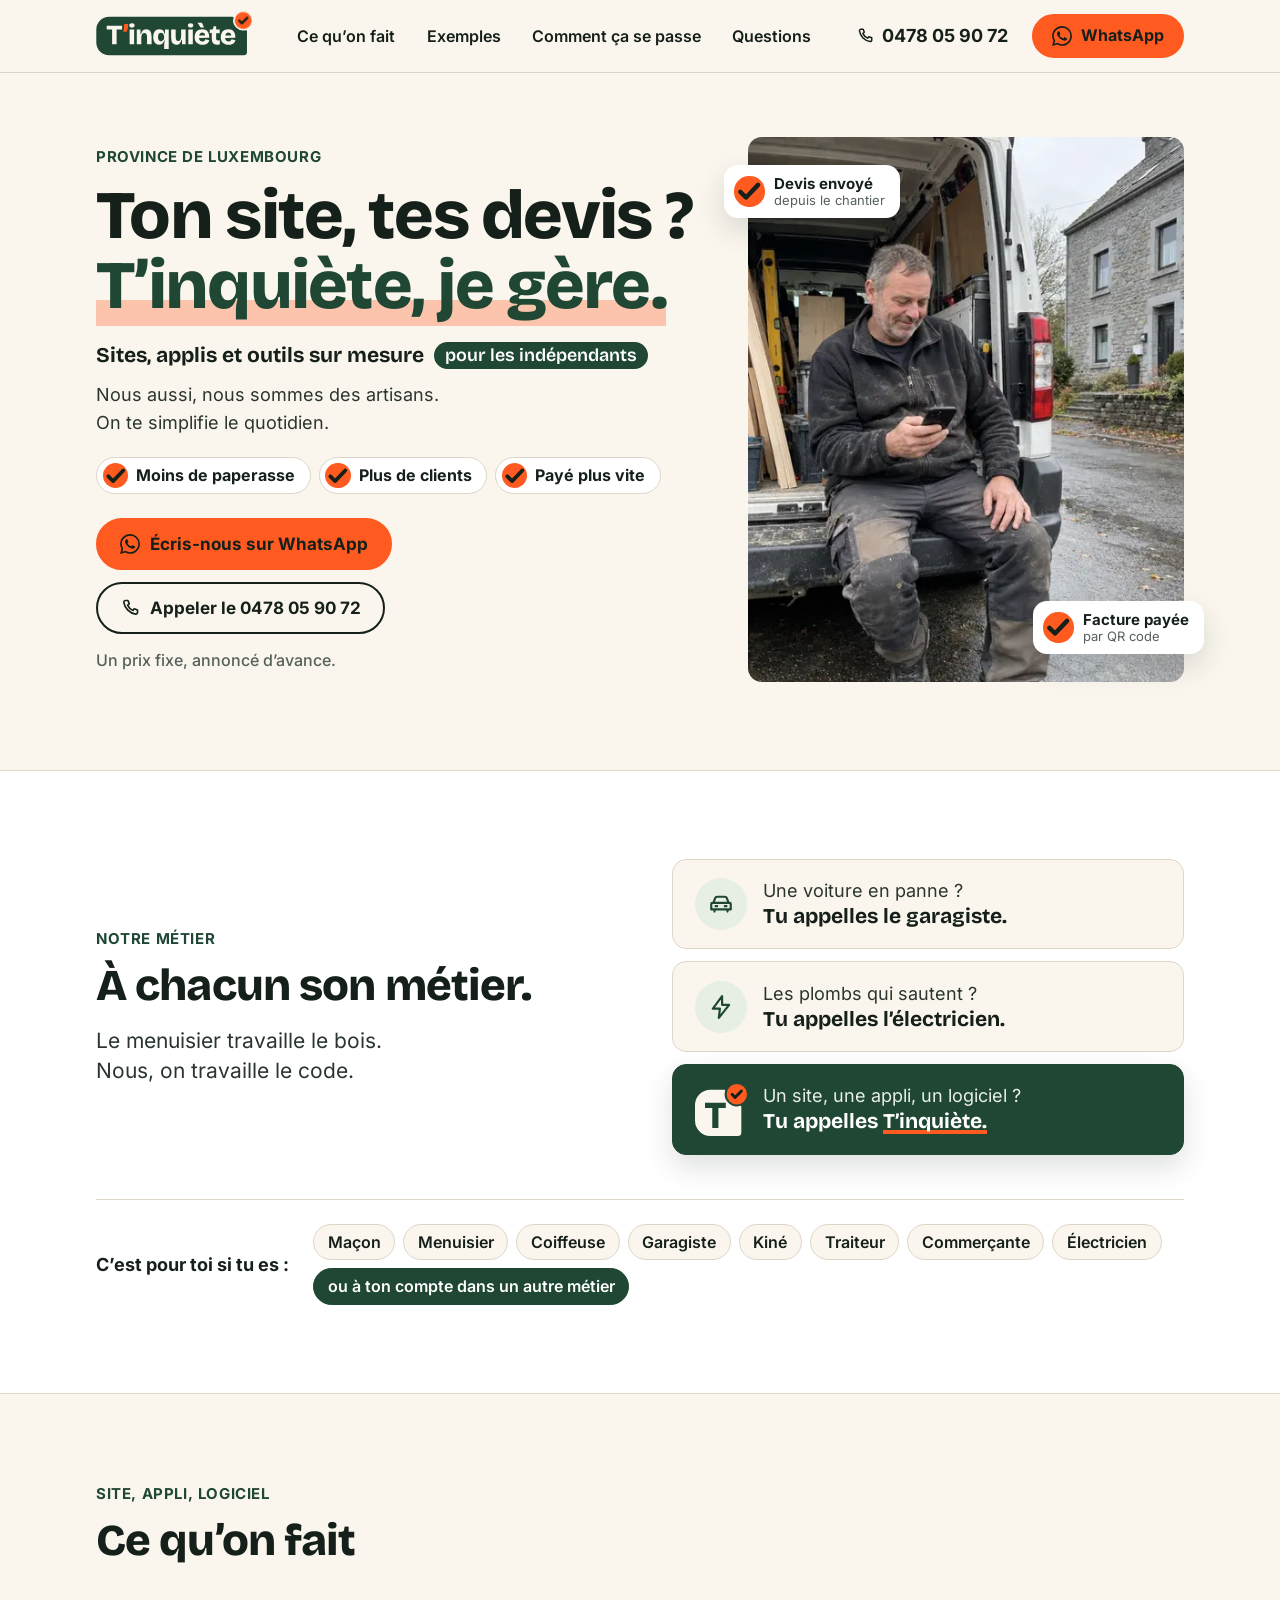
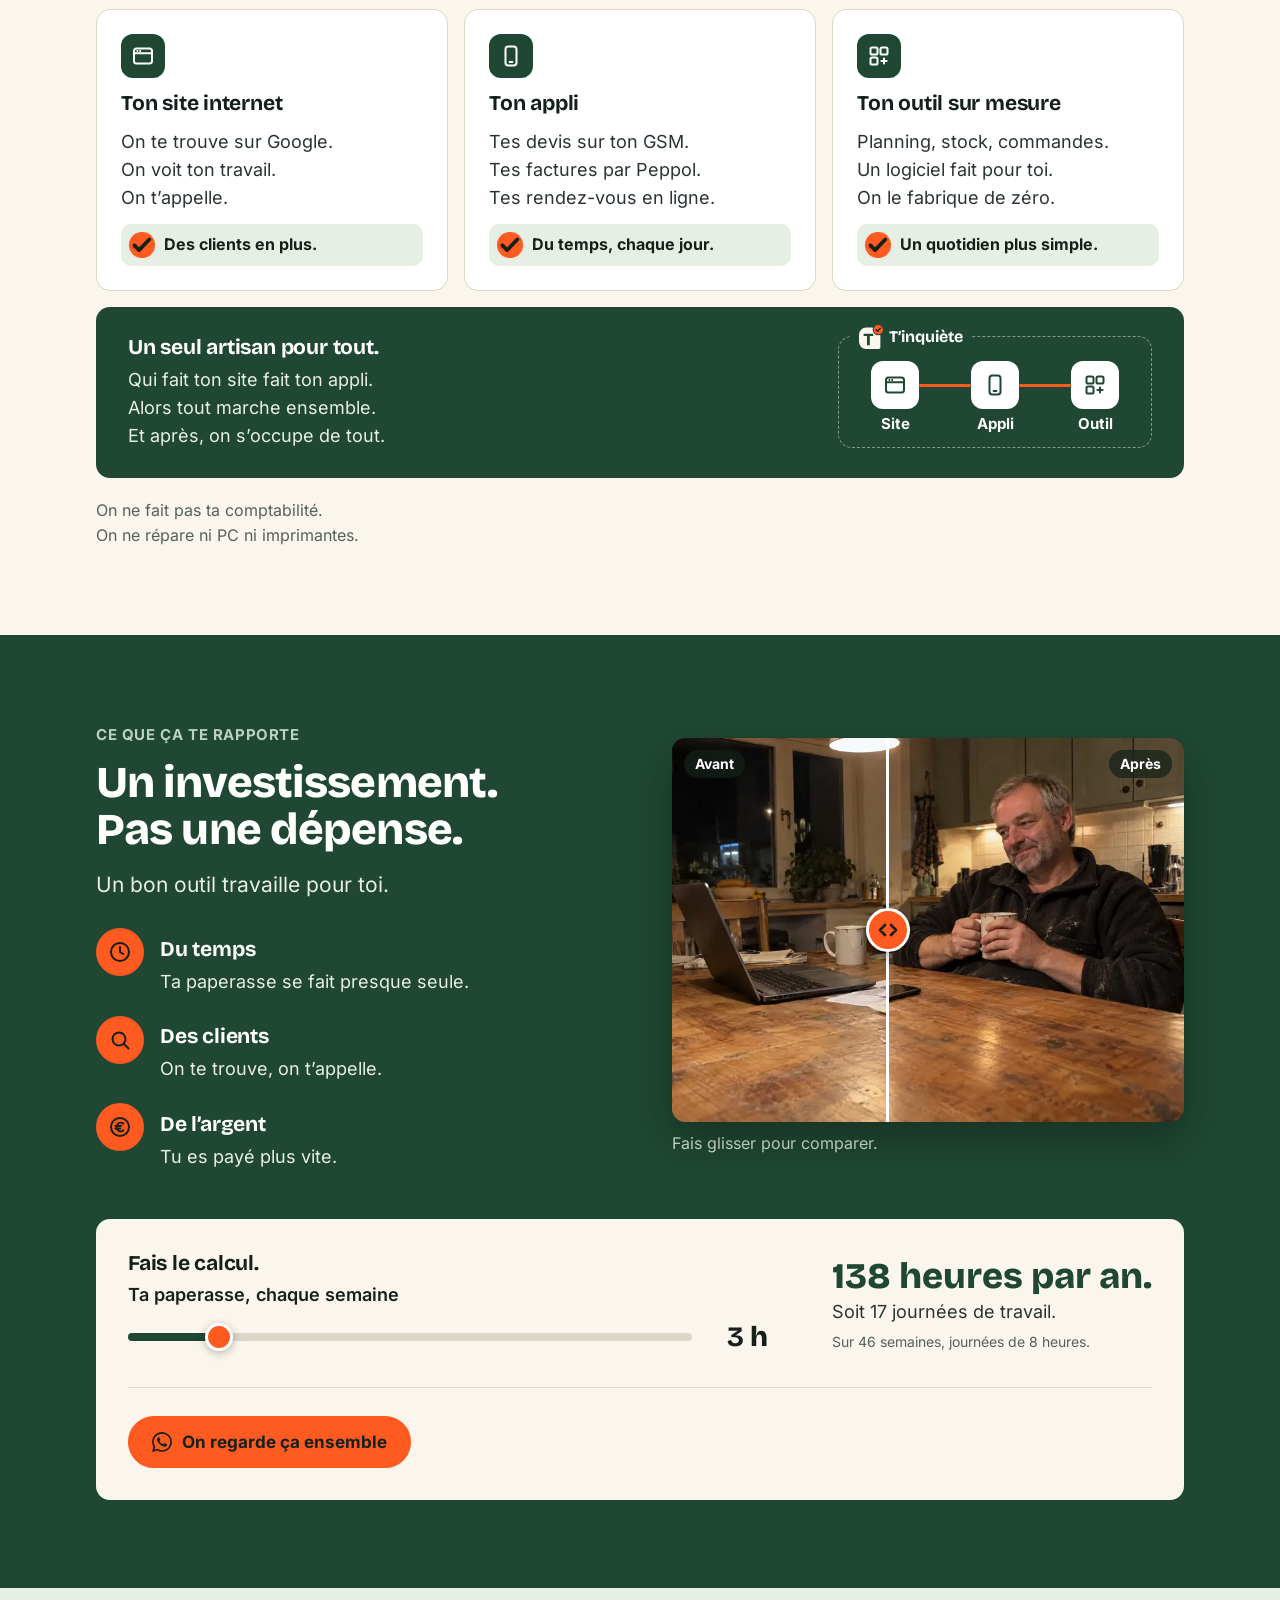
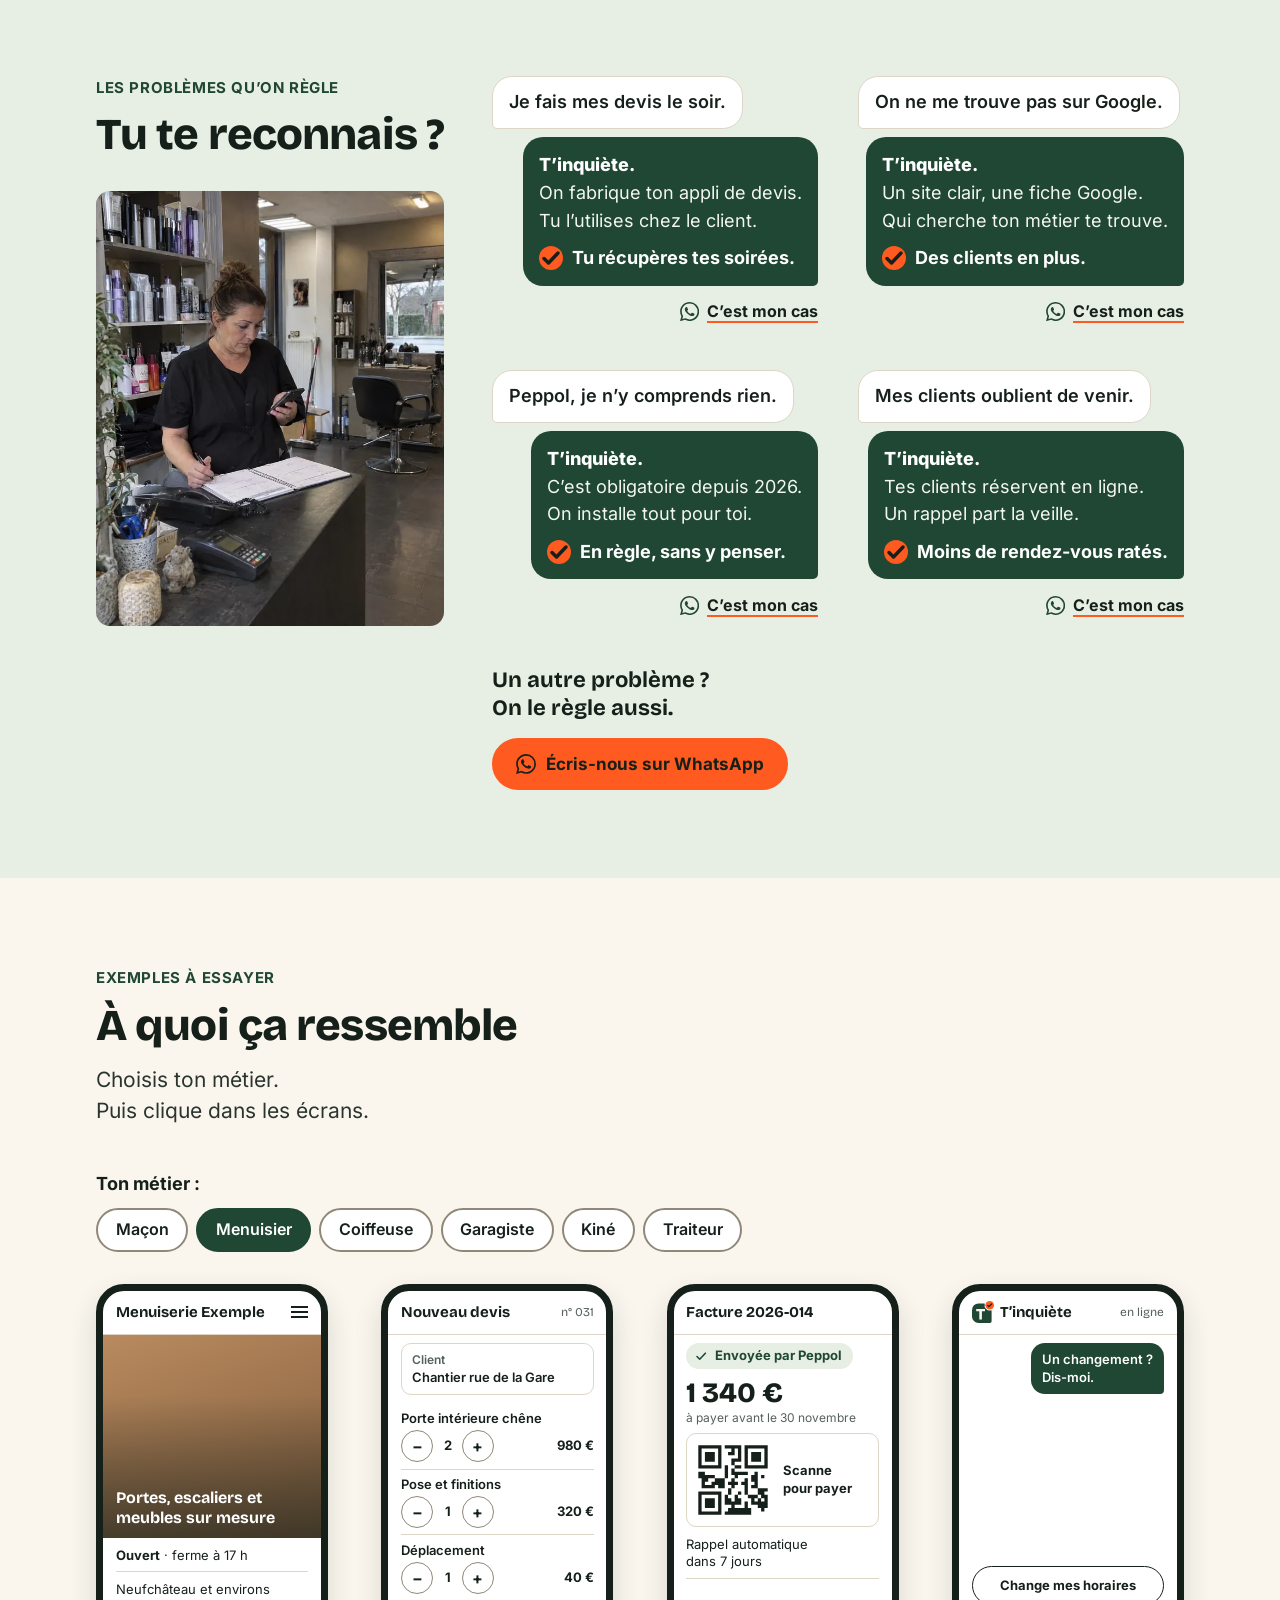
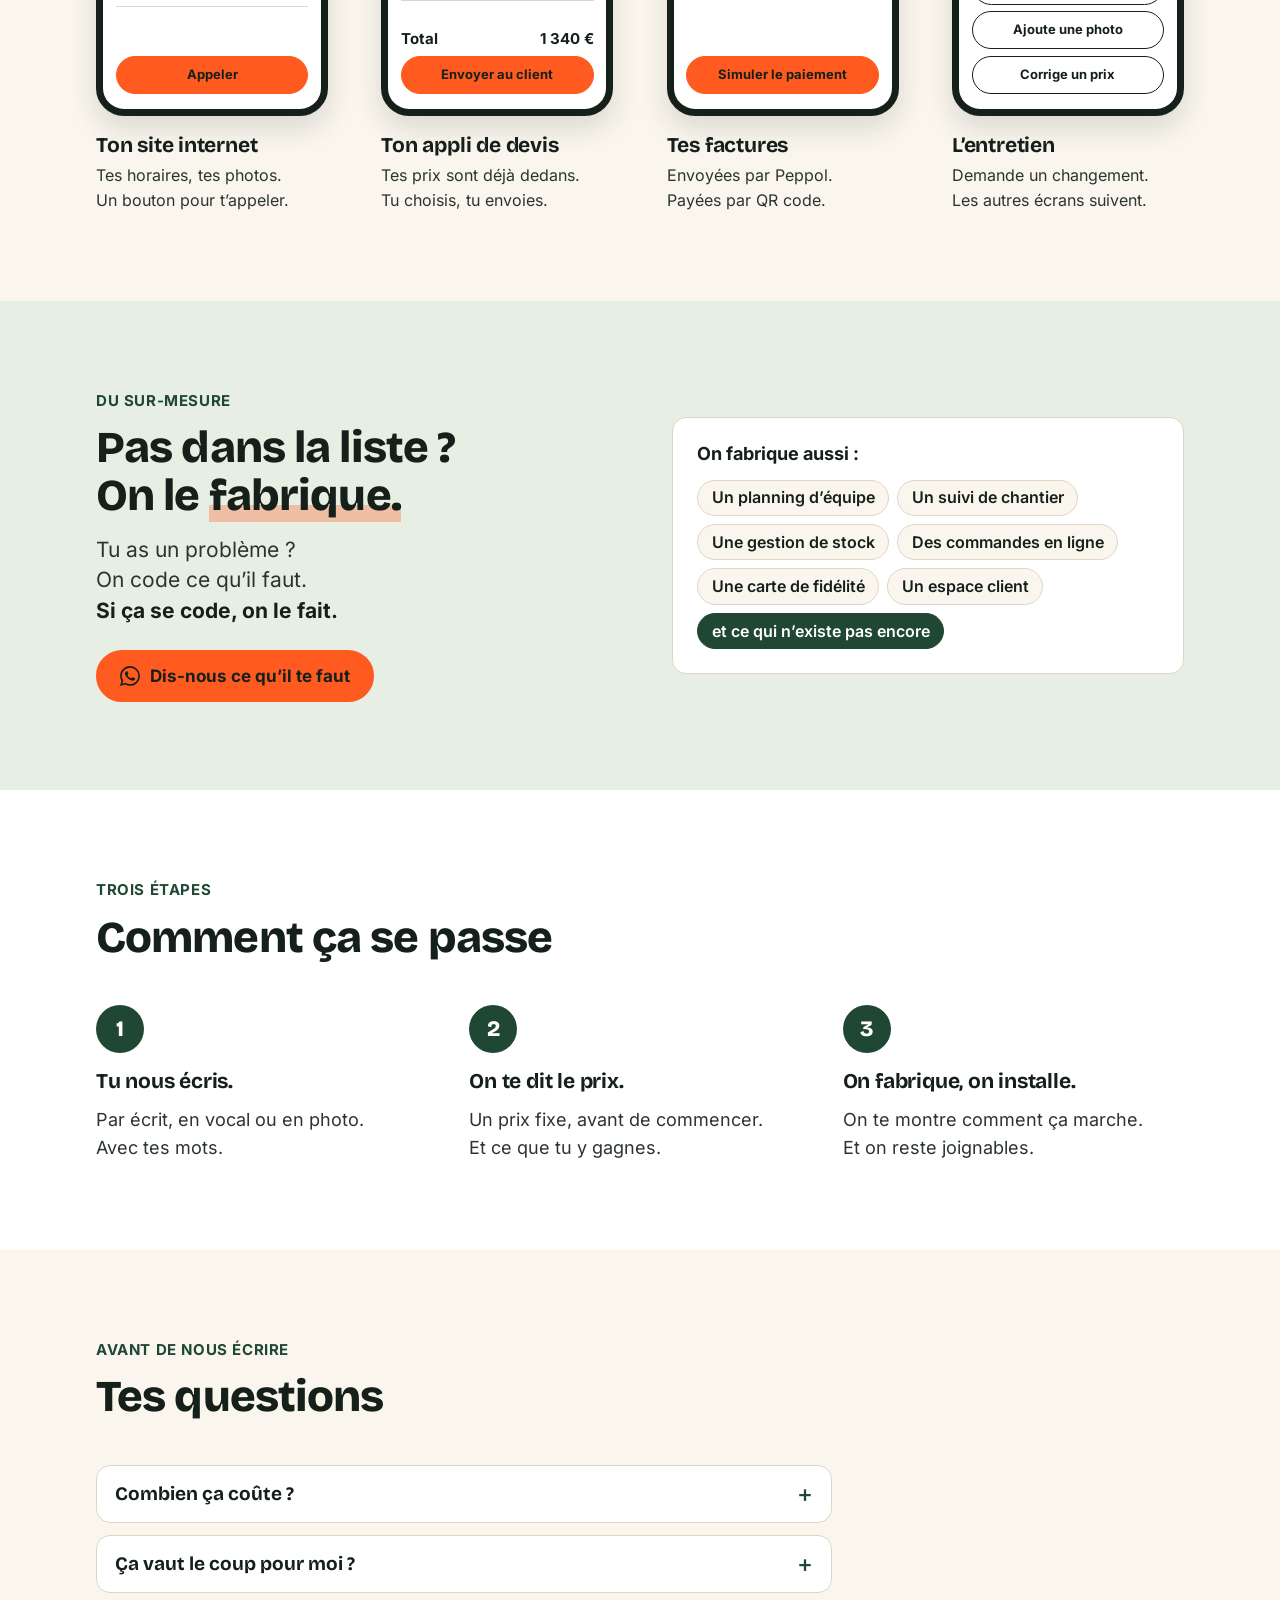
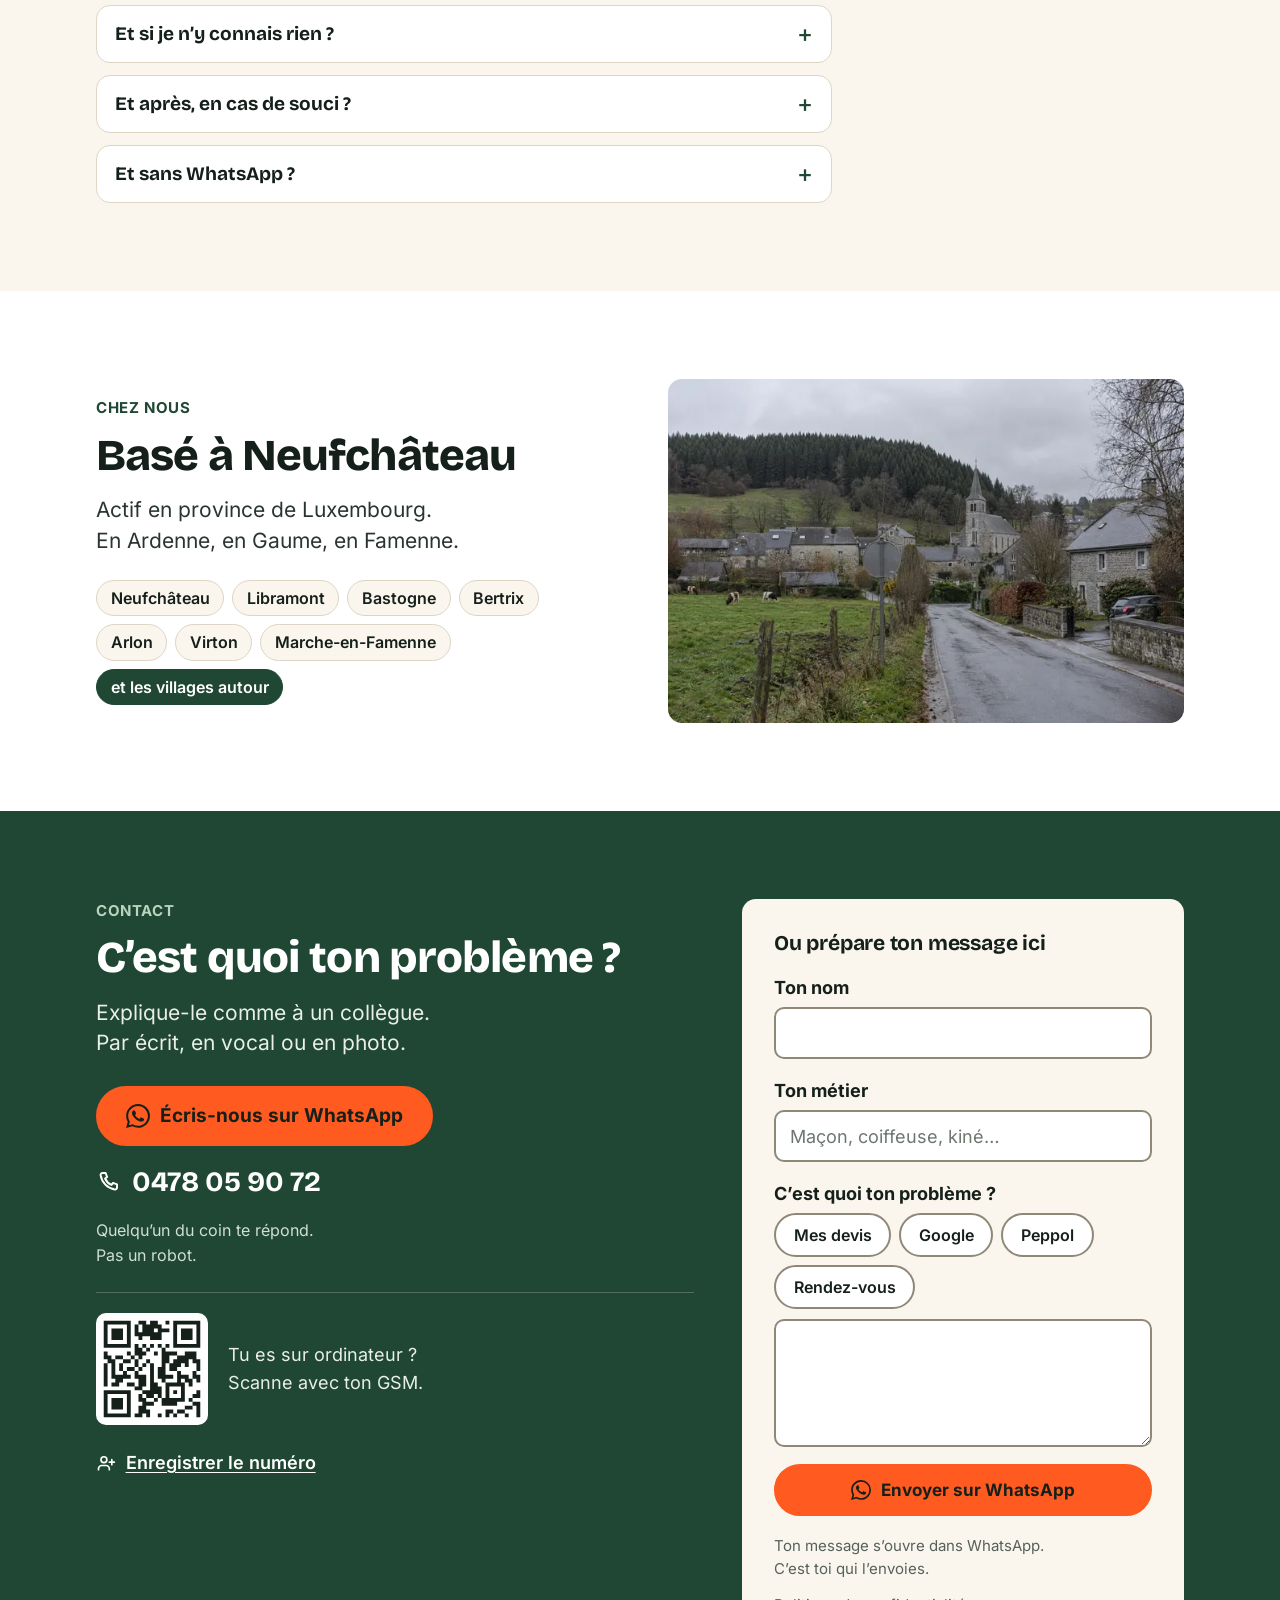
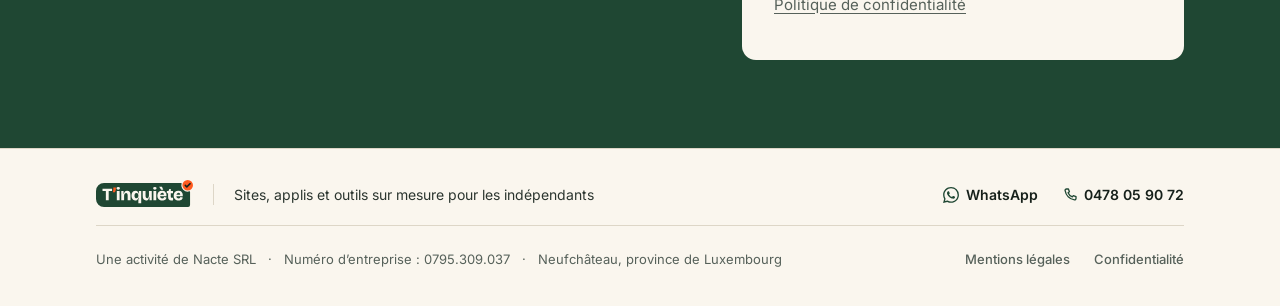
<file: index.html>
<!doctype html>
<html lang="fr-BE">
<head>
<meta charset="utf-8">
<meta name="viewport" content="width=device-width, initial-scale=1">
<title>Sites et applis pour indépendants à Neufchâteau | T’inquiète</title>
<meta name="description" content="Des artisans à Neufchâteau&nbsp;: sites internet, applis et logiciels sur mesure pour les indépendants de la province de Luxembourg.">
<link rel="canonical" href="https://tinquietejegere.be/">
<meta name="theme-color" content="#faf6ee">
<meta name="format-detection" content="telephone=no">
<meta property="og:type" content="website">
<meta property="og:locale" content="fr_BE">
<meta property="og:site_name" content="T’inquiète">
<meta property="og:title" content="T’inquiète, je gère.">
<meta property="og:description" content="Sites, applis et outils sur mesure pour les indépendants de la province de Luxembourg.">
<meta property="og:url" content="https://tinquietejegere.be/">
<meta property="og:image" content="https://tinquietejegere.be/img/partage.png">
<meta property="og:image:width" content="1200">
<meta property="og:image:height" content="630">
<meta name="twitter:card" content="summary_large_image">
<link rel="icon" href="img/favicon.svg" type="image/svg+xml">
<link rel="apple-touch-icon" href="img/icone-180.png">
<link rel="preload" href="fonts/bricolage.woff2" as="font" type="font/woff2" crossorigin>
<link rel="preload" href="fonts/inter.woff2" as="font" type="font/woff2" crossorigin>
<link rel="stylesheet" href="css/style.css?v=3217a56c">
<script>document.documentElement.className="js";</script>
<script type="application/ld+json">
{
  "@context": "https://schema.org",
  "@type": "ProfessionalService",
  "name": "T’inquiète",
  "slogan": "Sites, applis et outils sur mesure pour les indépendants",
  "description": "Création et entretien de sites internet, d’applications et de logiciels sur mesure pour les indépendants de la province de Luxembourg.",
  "url": "https://tinquietejegere.be/",
  "image": "https://tinquietejegere.be/img/partage.png",
  "logo": "https://tinquietejegere.be/img/logo/avatar.png",
  "telephone": "+32478059072",
  "contactPoint": { "@type": "ContactPoint", "telephone": "+32478059072", "contactType": "customer service", "availableLanguage": "fr" },
  "address": {
    "@type": "PostalAddress",
    "streetAddress": "Rue des Tanneries 1",
    "addressLocality": "Neufchâteau",
    "postalCode": "6840",
    "addressRegion": "Province de Luxembourg",
    "addressCountry": "BE"
  },
  "areaServed": [
    { "@type": "AdministrativeArea", "name": "Province de Luxembourg" },
    { "@type": "City", "name": "Neufchâteau" },
    { "@type": "City", "name": "Libramont-Chevigny" },
    { "@type": "City", "name": "Bastogne" }
  ],
  "vatID": "BE0795309037",
  "parentOrganization": { "@type": "Organization", "name": "Nacte SRL" }
}
</script>
</head>
<body>
<a class="passer" href="#contenu">Aller au&nbsp;contenu</a>

<header class="entete">
  <div class="conteneur entete__ligne">
    <a class="logo logo--anime" href="#haut" aria-label="T’inquiète, retour en haut de la page"><svg class="logo__image" viewBox="0 -12.24 402.98 124.47" width="403" height="124" aria-hidden="true" focusable="false"><path fill="#1f4733" d="M33.3 0H353.8A2.1 2.1 0 0 1 355.8 2.6A26.2 26.2 0 0 0 388.1 34.9A2.1 2.1 0 0 1 390.7 36.9V91.7A8.3 8.3 0 0 1 382.4 100H33.3A33.3 33.3 0 0 1 0 66.7V33.3A33.3 33.3 0 0 1 33.3 0Z"/><path fill="#faf6ee" d="M176 83.9V73.1Q176 71.3 176.3 69.5Q176.5 67.6 177 65.5Q177.4 63.5 177.8 61.4H176.3Q175.1 65.1 173.4 67.6Q171.7 70.1 169.2 71.4Q166.7 72.6 163.1 72.6Q158 72.6 154.5 70Q151.1 67.4 149.3 62.9Q147.6 58.4 147.6 52.7Q147.6 46.3 149.5 41.7Q151.5 37.1 155.2 34.7Q158.9 32.2 163.9 32.2Q167.4 32.2 170 33.5Q172.7 34.7 174.4 37.3Q176.1 40 176.7 44.1H178.2V33.3H187.8V83.9ZM343.1 72.6Q338.3 72.6 334.6 71.3Q330.8 70.1 328.1 67.6Q325.5 65.1 324.1 61.5Q322.7 57.9 322.7 53.1Q322.7 48.5 324.1 44.7Q325.4 40.8 327.9 38Q330.4 35.2 334.1 33.7Q337.8 32.2 342.3 32.2Q347 32.2 350.5 33.7Q354.1 35.2 356.3 38.1Q358.6 41 359.7 45.2Q360.8 49.3 360.5 54.7L334 54.9Q334.4 59.3 336.5 61.6Q339.1 64.3 343.1 64.3Q345 64.3 346.3 63.7Q347.7 63.2 348.5 62.3Q349.3 61.5 349.8 60.5Q350.3 59.5 350.6 58.5L360.7 60.7Q360.2 63.4 358.9 65.6Q357.6 67.7 355.5 69.3Q353.3 70.9 350.3 71.8Q347.3 72.6 343.1 72.6ZM275.4 72.6Q270.6 72.6 266.9 71.3Q263.1 70.1 260.4 67.6Q257.8 65.1 256.4 61.5Q255 57.9 255 53.1Q255 48.5 256.3 44.7Q257.7 40.8 260.2 38Q262.7 35.2 266.4 33.7Q270.1 32.2 274.6 32.2Q279.3 32.2 282.8 33.7Q286.3 35.2 288.6 38.1Q290.9 41 292 45.2Q293.1 49.3 292.7 54.7L266.3 54.9Q266.7 59.3 268.8 61.6Q271.4 64.3 275.4 64.3Q277.3 64.3 278.6 63.7Q279.9 63.2 280.8 62.3Q281.6 61.5 282.1 60.5Q282.6 59.5 282.9 58.5L293 60.7Q292.5 63.4 291.2 65.6Q289.9 67.7 287.8 69.3Q285.6 70.9 282.6 71.8Q279.6 72.6 275.4 72.6ZM105 71.6V33.2H114.5L114.6 44.5H116.1Q117 40.4 118.8 37.6Q120.5 34.9 123.2 33.5Q125.9 32.2 129.5 32.2Q136.3 32.2 139.8 36.9Q143.4 41.6 143.4 52V71.6H131.6V53.3Q131.6 47.3 129.9 44.6Q128.2 41.9 124.8 41.9Q122.1 41.9 120.3 43.5Q118.5 45.2 117.6 48Q116.7 50.7 116.7 54.1V71.6ZM207.8 72.6Q201 72.6 197.5 68Q194.1 63.4 194.1 53.9V33.2H205.8V52.4Q205.8 57.8 207.4 60.4Q209 63.1 212.3 63.1Q214.3 63.1 215.7 62.1Q217.1 61.1 218.1 59.3Q219.1 57.6 219.5 55.2Q220 52.9 220 50.1V33.2H231.7V71.6H222.4L222.2 59.7H220.7Q219.7 64.3 218 67.1Q216.4 70 213.9 71.3Q211.4 72.6 207.8 72.6ZM41 71.6V33.3H27V23.6H66.9V33.3H52.7V71.6ZM312.7 72.5Q305.9 72.5 302.7 68.9Q299.5 65.3 299.5 57.4V42.4H294.1L294.3 33.3H298.2Q300.5 33.2 301.7 32.5Q302.9 31.9 303.2 30.1L304.2 24.7H310.8V33.2H320V42.7H310.8V56.9Q310.8 59.4 312 60.5Q313.2 61.7 315.7 61.7Q317 61.7 318.3 61.4Q319.5 61.1 320.3 60.6V71.5Q318 72.2 316.1 72.4Q314.1 72.5 312.7 72.5ZM86.4 71.6V33.2H98.1V71.6ZM238.6 71.6V33.2H250.3V71.6ZM167.6 63.4Q169.2 63.4 170.5 62.8Q171.8 62.2 172.8 61.2Q173.8 60.2 174.6 58.9Q175.3 57.6 175.7 56.3Q176 54.9 176 53.5V51.9Q176 50.4 175.6 48.6Q175.1 46.8 174.2 45.2Q173.3 43.7 171.7 42.7Q170.1 41.7 167.9 41.7Q165.5 41.7 163.7 43.1Q161.8 44.4 160.9 46.9Q159.9 49.3 159.9 52.8Q159.9 55.9 160.9 58.3Q161.8 60.7 163.5 62Q165.2 63.4 167.6 63.4ZM270.6 28.2 262.5 15.5H273.9L279.4 28.2ZM244.5 27.8Q241.1 27.8 239.3 26.4Q237.5 25 237.5 22.4Q237.5 19.6 239.3 18.2Q241.1 16.8 244.5 16.8Q247.9 16.8 249.7 18.2Q251.4 19.6 251.4 22.3Q251.4 25 249.7 26.4Q247.9 27.8 244.5 27.8ZM92.3 27.8Q89 27.8 87.2 26.4Q85.4 25 85.4 22.4Q85.4 19.6 87.2 18.2Q89 16.8 92.3 16.8Q95.7 16.8 97.5 18.2Q99.3 19.6 99.3 22.3Q99.3 25 97.5 26.4Q95.7 27.8 92.3 27.8ZM266.6 48.8 282.1 48.7Q282 46.9 281.5 45.5Q280.5 43.2 278.7 42.2Q276.9 41.1 274.8 41.1Q272.2 41.1 270.3 42.5Q268.4 43.9 267.3 46.5Q266.9 47.6 266.6 48.8ZM334.3 48.8 349.8 48.7Q349.7 46.9 349.2 45.5Q348.2 43.2 346.4 42.2Q344.6 41.1 342.5 41.1Q339.9 41.1 338 42.5Q336.1 43.9 335 46.5Q334.6 47.6 334.3 48.8Z"/><path fill="#ff5a1f" d="M69.4 38.7Q70.7 35.3 71.3 32.4Q71.8 29.4 71.9 26.3Q72 23.1 72 19.2H82.7Q82.7 24.6 82.1 28.3Q81.5 32 80.5 34.5Q79.4 37 78.3 38.7Z"/><g class="logo__pastille"><circle cx="381" cy="9.8" r="22" fill="#ff5a1f"/><g class="logo__points" fill="#16201a"><circle cx="372.8" cy="9.8" r="2.6"/><circle cx="381" cy="9.8" r="2.6"/><circle cx="389.1" cy="9.8" r="2.6"/></g><path class="logo__coche" pathLength="100" fill="none" stroke="#16201a" stroke-width="6.4" stroke-linecap="round" stroke-linejoin="round" d="M371 10.2L377.3 16.6L391 2.9"/></g></svg></a>
    <nav class="entete__nav" aria-label="Sections de la page">
      <a href="#ce-qu-on-fait">Ce&nbsp;qu’on fait</a>
      <a href="#services">Exemples</a>
      <a href="#methode">Comment ça se&nbsp;passe</a>
      <a href="#questions">Questions</a>
    </nav>
    <a class="entete__tel" href="tel:+32478059072"><svg viewBox="0 0 24 24" fill="none" stroke="currentColor" stroke-width="2" stroke-linecap="round" stroke-linejoin="round" aria-hidden="true"><path d="M6.6 3h3l1.5 4-2 1.5a12 12 0 0 0 6.4 6.4l1.5-2 4 1.5v3a2 2 0 0 1-2.2 2A17 17 0 0 1 4.6 5.2 2 2 0 0 1 6.6 3z"/></svg>0478&nbsp;05&nbsp;90&nbsp;72</a>
    <a class="bouton bouton--petit entete__contact" href="https://wa.me/32478059072?text=Bonjour%2C%20j%E2%80%99ai%20un%20probl%C3%A8me%20%C3%A0%20r%C3%A9gler%C2%A0%3A%20" target="_blank" rel="noopener" data-wa="j’ai un problème à régler : " aria-label="Écrire sur WhatsApp"><svg viewBox="0 0 24 24" fill="currentColor" aria-hidden="true"><path d="M17.472 14.382c-.297-.149-1.758-.867-2.03-.967-.273-.099-.471-.148-.67.15-.197.297-.767.966-.94 1.164-.173.199-.347.223-.644.075-.297-.15-1.255-.463-2.39-1.475-.883-.788-1.48-1.761-1.653-2.059-.173-.297-.018-.458.13-.606.134-.133.298-.347.446-.52.149-.174.198-.298.298-.497.099-.198.05-.371-.025-.52-.075-.149-.669-1.612-.916-2.207-.242-.579-.487-.5-.669-.51-.173-.008-.371-.01-.57-.01-.198 0-.52.074-.792.372-.272.297-1.04 1.016-1.04 2.479 0 1.462 1.065 2.875 1.213 3.074.149.198 2.096 3.2 5.077 4.487.709.306 1.262.489 1.694.625.712.227 1.36.195 1.871.118.571-.085 1.758-.719 2.006-1.413.248-.694.248-1.289.173-1.413-.074-.124-.272-.198-.57-.347m-5.421 7.403h-.004a9.87 9.87 0 01-5.031-1.378l-.361-.214-3.741.982.998-3.648-.235-.374a9.86 9.86 0 01-1.51-5.26c.001-5.45 4.436-9.884 9.888-9.884 2.64 0 5.122 1.03 6.988 2.898a9.825 9.825 0 012.893 6.994c-.003 5.45-4.437 9.884-9.885 9.884m8.413-18.297A11.815 11.815 0 0012.05 0C5.495 0 .16 5.335.157 11.892c0 2.096.547 4.142 1.588 5.945L.057 24l6.305-1.654a11.882 11.882 0 005.683 1.448h.005c6.554 0 11.89-5.335 11.893-11.893a11.821 11.821 0 00-3.48-8.413z"/></svg>WhatsApp</a>
    <details class="menu">
      <summary class="bouton bouton--second bouton--petit"><svg viewBox="0 0 24 24" fill="none" stroke="currentColor" stroke-width="2" stroke-linecap="round" stroke-linejoin="round" aria-hidden="true"><path d="M4 7h16M4 12h16M4 17h16"/></svg>Menu</summary>
      <nav class="menu__panneau" aria-label="Menu">
        <a href="#ce-qu-on-fait">Ce&nbsp;qu’on fait</a>
        <a href="#gains">Ce&nbsp;que&nbsp;ça te&nbsp;rapporte</a>
        <a href="#problemes">Les&nbsp;problèmes qu’on règle</a>
        <a href="#services">Exemples à&nbsp;essayer</a>
        <a href="#methode">Comment ça se&nbsp;passe</a>
        <a href="#questions">Questions</a>
        <a href="#contact">Contact</a>
      </nav>
    </details>
  </div>
</header>

<main id="contenu">

  <!-- 1. Haut de page : la promesse, qui on est, ce qu'on y gagne, et le bouton WhatsApp -->
  <section class="hero" id="haut">
    <div class="conteneur hero__grille">
      <div>
        <span class="surtitre">Province de&nbsp;Luxembourg</span>
        <h1><span class="insecable">Ton&nbsp;site, tes&nbsp;devis&nbsp;?</span> <em><span class="surligne">T’inquiète, je&nbsp;gère.</span></em></h1>
        <!-- La signature, mot pour mot. Sur téléphone, « pour les indépendants » passe dessous, dans son étiquette. -->
        <p class="hero__signature"><span class="hero__quoi">Sites, applis et&nbsp;outils sur&nbsp;mesure</span> <span class="hero__pour">pour&nbsp;les&nbsp;indépendants</span></p>
        <p class="hero__promesse"><span class="phrase">Nous aussi, nous sommes des&nbsp;artisans.</span> <span class="phrase">On&nbsp;te&nbsp;simplifie le&nbsp;quotidien.</span></p>
        <ul class="atouts" aria-label="Ce que tu y gagnes">
          <li><span class="pastille" aria-hidden="true"><svg viewBox="0 0 24 24" fill="none" stroke="currentColor" stroke-width="2.6" stroke-linecap="round" stroke-linejoin="round" aria-hidden="true"><path d="m5 12.5 4.5 4.5L19 7"/></svg></span><span>Moins de&nbsp;paperasse</span></li>
          <li><span class="pastille" aria-hidden="true"><svg viewBox="0 0 24 24" fill="none" stroke="currentColor" stroke-width="2.6" stroke-linecap="round" stroke-linejoin="round" aria-hidden="true"><path d="m5 12.5 4.5 4.5L19 7"/></svg></span><span>Plus&nbsp;de&nbsp;clients</span></li>
          <li><span class="pastille" aria-hidden="true"><svg viewBox="0 0 24 24" fill="none" stroke="currentColor" stroke-width="2.6" stroke-linecap="round" stroke-linejoin="round" aria-hidden="true"><path d="m5 12.5 4.5 4.5L19 7"/></svg></span><span>Payé plus&nbsp;vite</span></li>
        </ul>
        <div class="hero__actions">
          <a class="bouton" href="https://wa.me/32478059072?text=Bonjour%2C%20j%E2%80%99ai%20un%20probl%C3%A8me%20%C3%A0%20r%C3%A9gler%C2%A0%3A%20" target="_blank" rel="noopener" data-wa="j’ai un problème à régler : "><svg viewBox="0 0 24 24" fill="currentColor" aria-hidden="true"><path d="M17.472 14.382c-.297-.149-1.758-.867-2.03-.967-.273-.099-.471-.148-.67.15-.197.297-.767.966-.94 1.164-.173.199-.347.223-.644.075-.297-.15-1.255-.463-2.39-1.475-.883-.788-1.48-1.761-1.653-2.059-.173-.297-.018-.458.13-.606.134-.133.298-.347.446-.52.149-.174.198-.298.298-.497.099-.198.05-.371-.025-.52-.075-.149-.669-1.612-.916-2.207-.242-.579-.487-.5-.669-.51-.173-.008-.371-.01-.57-.01-.198 0-.52.074-.792.372-.272.297-1.04 1.016-1.04 2.479 0 1.462 1.065 2.875 1.213 3.074.149.198 2.096 3.2 5.077 4.487.709.306 1.262.489 1.694.625.712.227 1.36.195 1.871.118.571-.085 1.758-.719 2.006-1.413.248-.694.248-1.289.173-1.413-.074-.124-.272-.198-.57-.347m-5.421 7.403h-.004a9.87 9.87 0 01-5.031-1.378l-.361-.214-3.741.982.998-3.648-.235-.374a9.86 9.86 0 01-1.51-5.26c.001-5.45 4.436-9.884 9.888-9.884 2.64 0 5.122 1.03 6.988 2.898a9.825 9.825 0 012.893 6.994c-.003 5.45-4.437 9.884-9.885 9.884m8.413-18.297A11.815 11.815 0 0012.05 0C5.495 0 .16 5.335.157 11.892c0 2.096.547 4.142 1.588 5.945L.057 24l6.305-1.654a11.882 11.882 0 005.683 1.448h.005c6.554 0 11.89-5.335 11.893-11.893a11.821 11.821 0 00-3.48-8.413z"/></svg>Écris-nous sur&nbsp;WhatsApp</a>
          <a class="bouton bouton--second" href="tel:+32478059072"><svg viewBox="0 0 24 24" fill="none" stroke="currentColor" stroke-width="2" stroke-linecap="round" stroke-linejoin="round" aria-hidden="true"><path d="M6.6 3h3l1.5 4-2 1.5a12 12 0 0 0 6.4 6.4l1.5-2 4 1.5v3a2 2 0 0 1-2.2 2A17 17 0 0 1 4.6 5.2 2 2 0 0 1 6.6 3z"/></svg>Appeler le&nbsp;0478&nbsp;05&nbsp;90&nbsp;72</a>
        </div>
        <p class="hero__note">Un&nbsp;prix fixe, annoncé d’avance.</p>
      </div>
      <!-- Photo provisoire générée par ordinateur : à remplacer par une vraie photo. -->
      <figure class="hero__photo">
        <!-- Sur téléphone, la photo est servie déjà recadrée (format 5:4) : deux fois moins lourde à charger. -->
        <picture>
          <source media="(max-width: 61.99rem)" srcset="img/provisoire/menuisier-mobile-480.webp 480w, img/provisoire/menuisier-mobile-800.webp 800w" sizes="calc(100vw - 2.5rem)" width="800" height="640">
          <img src="img/provisoire/menuisier-720.webp" srcset="img/provisoire/menuisier-480.webp 480w, img/provisoire/menuisier-720.webp 720w, img/provisoire/menuisier-912.webp 912w" sizes="(min-width: 62rem) 28rem, calc(100vw - 2.5rem)" width="912" height="1136" alt="Un menuisier assis à l’arrière de sa camionnette, son GSM en main" fetchpriority="high">
        </picture>
        <div class="fiche fiche--haut" aria-hidden="true"><span class="pastille" aria-hidden="true"><svg viewBox="0 0 24 24" fill="none" stroke="currentColor" stroke-width="2.6" stroke-linecap="round" stroke-linejoin="round" aria-hidden="true"><path d="m5 12.5 4.5 4.5L19 7"/></svg></span><span><b>Devis envoyé</b><small>depuis le&nbsp;chantier</small></span></div>
        <div class="fiche fiche--bas" aria-hidden="true"><span class="pastille" aria-hidden="true"><svg viewBox="0 0 24 24" fill="none" stroke="currentColor" stroke-width="2.6" stroke-linecap="round" stroke-linejoin="round" aria-hidden="true"><path d="m5 12.5 4.5 4.5L19 7"/></svg></span><span><b>Facture payée</b><small>par&nbsp;QR code</small></span></div>
      </figure>
    </div>
  </section>

  <!-- 2. Notre métier. L'idée : quand quelque chose coince, on appelle quelqu'un du métier. Nous, notre matière, c'est le code. -->
  <section class="metier" id="notre-metier" aria-labelledby="titre-metier">
    <div class="conteneur">
      <div class="metier__grille">
        <div class="metier__tete">
          <span class="surtitre">Notre métier</span>
          <h2 id="titre-metier">À&nbsp;chacun son&nbsp;métier.</h2>
          <p class="metier__texte"><span class="phrase">Le&nbsp;menuisier travaille le&nbsp;bois.</span> <span class="phrase">Nous, on&nbsp;travaille le&nbsp;code.</span></p>
        </div>
        <ul class="appels">
          <li class="appel"><span class="appel__icone"><svg viewBox="0 0 24 24" fill="none" stroke="currentColor" stroke-width="2" stroke-linecap="round" stroke-linejoin="round" aria-hidden="true"><path d="M5 11l1.6-4.4a2 2 0 0 1 1.9-1.3h7a2 2 0 0 1 1.9 1.3L19 11M4 11h16a1 1 0 0 1 1 1v5H3v-5a1 1 0 0 1 1-1zM6 17v2M18 17v2M7 14h1.5M15.5 14H17"/></svg></span><span class="appel__quoi">Une&nbsp;voiture en&nbsp;panne&nbsp;?</span> <b>Tu&nbsp;appelles le&nbsp;garagiste.</b></li>
          <li class="appel"><span class="appel__icone"><svg viewBox="0 0 24 24" fill="none" stroke="currentColor" stroke-width="2" stroke-linecap="round" stroke-linejoin="round" aria-hidden="true"><path d="M13 2 4.5 13.5H11L10 22l9.5-12H13z"/></svg></span><span class="appel__quoi">Les&nbsp;plombs qui&nbsp;sautent&nbsp;?</span> <b>Tu&nbsp;appelles l’électricien.</b></li>
          <li class="appel appel--nous"><img class="appel__icone" src="img/logo/symbole-fond-fonce.svg" width="112" height="112" alt="" loading="lazy"><span class="appel__quoi">Un&nbsp;site, une&nbsp;appli, un&nbsp;logiciel&nbsp;?</span> <b>Tu&nbsp;appelles <span class="surligne">T’inquiète.</span></b></li>
        </ul>
      </div>
      <div class="metier__pour">
        <h3 class="metier__titre">C’est pour&nbsp;toi si&nbsp;tu&nbsp;es&nbsp;:</h3>
        <ul class="puces"><li>Maçon</li><li>Menuisier</li><li>Coiffeuse</li><li>Garagiste</li><li>Kiné</li><li>Traiteur</li><li>Commerçante</li><li>Électricien</li><li class="puces__autres">ou&nbsp;à&nbsp;ton&nbsp;compte dans&nbsp;un&nbsp;autre métier</li></ul>
      </div>
    </div>
  </section>

  <!-- 3. Ce qu'on fait, en clair : un site, une appli, un outil sur mesure. Et la même main pour les trois. -->
  <section class="section" id="ce-qu-on-fait" aria-labelledby="titre-offre">
    <div class="conteneur">
      <div class="section__tete">
        <span class="surtitre">Site, appli, logiciel</span>
        <h2 id="titre-offre">Ce&nbsp;qu’on fait</h2>
      </div>
      <ul class="offre">
        <li class="offre__carte">
          <div class="offre__tete"><span class="offre__icone" aria-hidden="true"><svg viewBox="0 0 24 24" fill="none" stroke="currentColor" stroke-width="2" stroke-linecap="round" stroke-linejoin="round" aria-hidden="true"><rect x="3" y="4.5" width="18" height="15" rx="2.5"/><path d="M3 9.2h18M6.4 6.9h.01M9.2 6.9h.01"/></svg></span><h3>Ton&nbsp;site internet</h3></div>
          <p><span class="phrase">On&nbsp;te&nbsp;trouve sur&nbsp;Google.</span> <span class="phrase">On&nbsp;voit ton&nbsp;travail.</span> <span class="phrase">On&nbsp;t’appelle.</span></p>
          <p class="offre__gain"><span class="pastille" aria-hidden="true"><svg viewBox="0 0 24 24" fill="none" stroke="currentColor" stroke-width="2.6" stroke-linecap="round" stroke-linejoin="round" aria-hidden="true"><path d="m5 12.5 4.5 4.5L19 7"/></svg></span><span>Des&nbsp;clients en&nbsp;plus.</span></p>
        </li>
        <li class="offre__carte">
          <div class="offre__tete"><span class="offre__icone" aria-hidden="true"><svg viewBox="0 0 24 24" fill="none" stroke="currentColor" stroke-width="2" stroke-linecap="round" stroke-linejoin="round" aria-hidden="true"><rect x="6.5" y="2.5" width="11" height="19" rx="2.8"/><path d="M10.6 18h2.8"/></svg></span><h3>Ton&nbsp;appli</h3></div>
          <p><span class="phrase">Tes&nbsp;devis sur&nbsp;ton&nbsp;GSM.</span> <span class="phrase">Tes&nbsp;factures par&nbsp;Peppol.</span> <span class="phrase">Tes <span class="insecable">rendez-vous</span> en&nbsp;ligne.</span></p>
          <p class="offre__gain"><span class="pastille" aria-hidden="true"><svg viewBox="0 0 24 24" fill="none" stroke="currentColor" stroke-width="2.6" stroke-linecap="round" stroke-linejoin="round" aria-hidden="true"><path d="m5 12.5 4.5 4.5L19 7"/></svg></span><span>Du&nbsp;temps, chaque jour.</span></p>
        </li>
        <li class="offre__carte">
          <div class="offre__tete"><span class="offre__icone" aria-hidden="true"><svg viewBox="0 0 24 24" fill="none" stroke="currentColor" stroke-width="2" stroke-linecap="round" stroke-linejoin="round" aria-hidden="true"><rect x="3.5" y="3.5" width="7" height="7" rx="1.6"/><rect x="13.5" y="3.5" width="7" height="7" rx="1.6"/><rect x="3.5" y="13.5" width="7" height="7" rx="1.6"/><path d="M17 14.4v5.2M14.4 17h5.2"/></svg></span><h3>Ton&nbsp;outil sur&nbsp;mesure</h3></div>
          <p><span class="phrase">Planning, stock, commandes.</span> <span class="phrase">Un&nbsp;logiciel fait pour&nbsp;toi.</span> <span class="phrase">On&nbsp;le&nbsp;fabrique de&nbsp;zéro.</span></p>
          <p class="offre__gain"><span class="pastille" aria-hidden="true"><svg viewBox="0 0 24 24" fill="none" stroke="currentColor" stroke-width="2.6" stroke-linecap="round" stroke-linejoin="round" aria-hidden="true"><path d="m5 12.5 4.5 4.5L19 7"/></svg></span><span>Un&nbsp;quotidien plus&nbsp;simple.</span></p>
        </li>
      </ul>
      <div class="offre__suite">
        <div>
          <h3>Un&nbsp;seul artisan pour&nbsp;tout.</h3>
          <p><span class="phrase">Qui&nbsp;fait ton&nbsp;site fait ton&nbsp;appli.</span> <span class="phrase">Alors tout marche ensemble.</span> <span class="phrase">Et&nbsp;après, on&nbsp;s’occupe de&nbsp;tout.</span></p>
        </div>
        <!-- Le lien en image : le site, l'appli et l'outil sortent du même atelier, et ils sont reliés. -->
        <div class="atelier" aria-hidden="true">
          <span class="atelier__nom"><img src="img/logo/symbole-fond-fonce.svg" width="112" height="112" alt="" loading="lazy">T’inquiète</span>
          <span class="atelier__chaine">
            <span class="atelier__case"><i><svg viewBox="0 0 24 24" fill="none" stroke="currentColor" stroke-width="2" stroke-linecap="round" stroke-linejoin="round" aria-hidden="true"><rect x="3" y="4.5" width="18" height="15" rx="2.5"/><path d="M3 9.2h18M6.4 6.9h.01M9.2 6.9h.01"/></svg></i>Site</span>
            <span class="atelier__case"><i><svg viewBox="0 0 24 24" fill="none" stroke="currentColor" stroke-width="2" stroke-linecap="round" stroke-linejoin="round" aria-hidden="true"><rect x="6.5" y="2.5" width="11" height="19" rx="2.8"/><path d="M10.6 18h2.8"/></svg></i>Appli</span>
            <span class="atelier__case"><i><svg viewBox="0 0 24 24" fill="none" stroke="currentColor" stroke-width="2" stroke-linecap="round" stroke-linejoin="round" aria-hidden="true"><rect x="3.5" y="3.5" width="7" height="7" rx="1.6"/><rect x="13.5" y="3.5" width="7" height="7" rx="1.6"/><rect x="3.5" y="13.5" width="7" height="7" rx="1.6"/><path d="M17 14.4v5.2M14.4 17h5.2"/></svg></i>Outil</span>
          </span>
        </div>
      </div>
      <p class="pas-nous"><span class="phrase">On&nbsp;ne&nbsp;fait pas ta&nbsp;comptabilité.</span> <span class="phrase">On&nbsp;ne&nbsp;répare ni PC ni imprimantes.</span></p>
    </div>
  </section>

  <!-- 4. Ce que ça rapporte : l'esprit du site. Un outil bien fait est un investissement, pas une dépense. -->
  <section class="section section--verte" id="gains" aria-labelledby="titre-gains" data-menu="ce-qu-on-fait">
    <div class="conteneur">
      <div class="rapport">
        <div>
          <span class="surtitre">Ce&nbsp;que&nbsp;ça te&nbsp;rapporte</span>
          <h2 id="titre-gains"><span class="phrase">Un&nbsp;investissement.</span> <span class="phrase">Pas une&nbsp;dépense.</span></h2>
          <p class="chapo">Un&nbsp;bon outil travaille pour&nbsp;toi.</p>
          <ul class="gains">
            <li class="gain">
              <span class="gain__pastille" aria-hidden="true"><svg viewBox="0 0 24 24" fill="none" stroke="currentColor" stroke-width="2" stroke-linecap="round" stroke-linejoin="round" aria-hidden="true"><circle cx="12" cy="12" r="9"/><path d="M12 7v5l3.2 2"/></svg></span>
              <h3>Du&nbsp;temps</h3>
              <p>Ta&nbsp;paperasse se&nbsp;fait presque seule.</p>
            </li>
            <li class="gain">
              <span class="gain__pastille" aria-hidden="true"><svg viewBox="0 0 24 24" fill="none" stroke="currentColor" stroke-width="2" stroke-linecap="round" stroke-linejoin="round" aria-hidden="true"><circle cx="11" cy="11" r="6.5"/><path d="M16 16l4.5 4.5"/></svg></span>
              <h3>Des&nbsp;clients</h3>
              <p>On&nbsp;te&nbsp;trouve, on&nbsp;t’appelle.</p>
            </li>
            <li class="gain">
              <span class="gain__pastille" aria-hidden="true"><svg viewBox="0 0 24 24" fill="none" stroke="currentColor" stroke-width="2" stroke-linecap="round" stroke-linejoin="round" aria-hidden="true"><circle cx="12" cy="12" r="9"/><path d="M15.4 8.6a4.3 4.3 0 1 0 0 6.8M7.4 11h5.8M7.4 13.4h4.8"/></svg></span>
              <h3>De&nbsp;l’argent</h3>
              <p>Tu&nbsp;es payé plus&nbsp;vite.</p>
            </li>
          </ul>
        </div>
        <!-- Avant / après à faire glisser. Photos provisoires générées par ordinateur : à remplacer par de vraies photos. -->
        <figure class="avant-apres">
          <div class="avant-apres__cadre">
            <img class="avant-apres__apres" src="img/provisoire/apres-800.webp" srcset="img/provisoire/apres-480.webp 480w, img/provisoire/apres-800.webp 800w" sizes="(min-width: 62rem) 32rem, calc(100vw - 2.5rem)" width="800" height="600" loading="lazy" alt="Après&nbsp;: le même indépendant, détendu à sa table rangée, une tasse à la main">
            <img class="avant-apres__avant" src="img/provisoire/avant-800.webp" srcset="img/provisoire/avant-480.webp 480w, img/provisoire/avant-800.webp 800w" sizes="(min-width: 62rem) 32rem, calc(100vw - 2.5rem)" width="800" height="600" loading="lazy" alt="Avant&nbsp;: un indépendant fatigué, le soir, devant une pile de devis">
            <span class="avant-apres__etiquette avant-apres__etiquette--avant" aria-hidden="true">Avant</span>
            <span class="avant-apres__etiquette avant-apres__etiquette--apres" aria-hidden="true">Après</span>
            <span class="avant-apres__poignee" aria-hidden="true"></span>
            <input class="avant-apres__curseur" type="range" min="0" max="100" value="50" aria-label="Comparer avant et après">
          </div>
          <figcaption>Fais glisser pour&nbsp;comparer.</figcaption>
        </figure>
      </div>
      <!-- Le calcul : le temps que prend la paperasse, avec les chiffres du visiteur. Rien n'est promis, on compte seulement. -->
      <div class="calcul">
        <div class="calcul__question">
          <h3>Fais le&nbsp;calcul.</h3>
          <label for="calcul-heures">Ta&nbsp;paperasse, chaque semaine</label>
          <div class="calcul__reglage">
            <input id="calcul-heures" type="range" min="1" max="15" step="1" value="3">
            <output for="calcul-heures"><b data-calcul="heures">3</b>&nbsp;h</output>
          </div>
        </div>
        <p class="calcul__resultat" aria-live="polite">
          <span class="phrase"><b><span data-calcul="an">138</span>&nbsp;heures par&nbsp;an.</b></span>
          <span class="phrase">Soit <span data-calcul="jours">17</span>&nbsp;journées de&nbsp;travail.</span>
          <small>Sur&nbsp;46&nbsp;semaines, journées de&nbsp;8&nbsp;heures.</small>
        </p>
        <div class="calcul__suite">
          <a class="bouton" href="https://wa.me/32478059072?text=Bonjour%2C%20je%20passe%20environ%203%C2%A0h%20par%20semaine%20sur%20mes%20papiers.%20J%E2%80%99aimerais%20en%20r%C3%A9cup%C3%A9rer%20une%20partie%C2%A0%3A%20" target="_blank" rel="noopener" data-wa="je passe environ 3 h par semaine sur mes papiers. J’aimerais en récupérer une partie : "><svg viewBox="0 0 24 24" fill="currentColor" aria-hidden="true"><path d="M17.472 14.382c-.297-.149-1.758-.867-2.03-.967-.273-.099-.471-.148-.67.15-.197.297-.767.966-.94 1.164-.173.199-.347.223-.644.075-.297-.15-1.255-.463-2.39-1.475-.883-.788-1.48-1.761-1.653-2.059-.173-.297-.018-.458.13-.606.134-.133.298-.347.446-.52.149-.174.198-.298.298-.497.099-.198.05-.371-.025-.52-.075-.149-.669-1.612-.916-2.207-.242-.579-.487-.5-.669-.51-.173-.008-.371-.01-.57-.01-.198 0-.52.074-.792.372-.272.297-1.04 1.016-1.04 2.479 0 1.462 1.065 2.875 1.213 3.074.149.198 2.096 3.2 5.077 4.487.709.306 1.262.489 1.694.625.712.227 1.36.195 1.871.118.571-.085 1.758-.719 2.006-1.413.248-.694.248-1.289.173-1.413-.074-.124-.272-.198-.57-.347m-5.421 7.403h-.004a9.87 9.87 0 01-5.031-1.378l-.361-.214-3.741.982.998-3.648-.235-.374a9.86 9.86 0 01-1.51-5.26c.001-5.45 4.436-9.884 9.888-9.884 2.64 0 5.122 1.03 6.988 2.898a9.825 9.825 0 012.893 6.994c-.003 5.45-4.437 9.884-9.885 9.884m8.413-18.297A11.815 11.815 0 0012.05 0C5.495 0 .16 5.335.157 11.892c0 2.096.547 4.142 1.588 5.945L.057 24l6.305-1.654a11.882 11.882 0 005.683 1.448h.005c6.554 0 11.89-5.335 11.893-11.893a11.821 11.821 0 00-3.48-8.413z"/></svg>On&nbsp;regarde ça ensemble</a>
        </div>
      </div>
    </div>
  </section>

  <!-- 5. Les problèmes qu'on règle : ce que dit l'indépendant, ce qu'on répond, ce qu'il y gagne -->
  <section class="section section--pale" id="problemes" aria-labelledby="titre-problemes">
    <div class="conteneur problemes">
      <div class="problemes__tete">
        <span class="surtitre">Les&nbsp;problèmes qu’on règle</span>
        <h2 id="titre-problemes">Tu&nbsp;te&nbsp;reconnais&nbsp;?</h2>
        <!-- Photo provisoire générée par ordinateur : à remplacer par une vraie photo. -->
        <figure class="problemes__photo">
          <img src="img/provisoire/coiffeuse-640.webp" width="640" height="800" loading="lazy" alt="Une coiffeuse à la caisse de son salon, son GSM en main">
        </figure>
      </div>
      <div>
        <ol class="echanges">
          <li class="echange">
            <h3 class="bulle bulle--toi">Je&nbsp;fais mes&nbsp;devis le&nbsp;soir.</h3>
            <p class="bulle bulle--nous"><span class="phrase"><strong>T’inquiète.</strong></span> <span class="phrase">On&nbsp;fabrique ton&nbsp;appli de&nbsp;devis.</span> <span class="phrase">Tu&nbsp;l’utilises chez&nbsp;le&nbsp;client.</span> <span class="phrase bulle__gain"><span class="pastille" aria-hidden="true"><svg viewBox="0 0 24 24" fill="none" stroke="currentColor" stroke-width="2.6" stroke-linecap="round" stroke-linejoin="round" aria-hidden="true"><path d="m5 12.5 4.5 4.5L19 7"/></svg></span><span>Tu&nbsp;récupères tes&nbsp;soirées.</span></span></p>
            <a class="echange__lien" href="https://wa.me/32478059072?text=Bonjour%2C%20mon%20probl%C3%A8me%C2%A0%3A%20je%20fais%20mes%20devis%20le%20soir." target="_blank" rel="noopener" data-wa="mon problème : je fais mes devis le soir." aria-label="C’est mon cas : écrire sur WhatsApp au sujet des devis"><svg viewBox="0 0 24 24" fill="currentColor" aria-hidden="true"><path d="M17.472 14.382c-.297-.149-1.758-.867-2.03-.967-.273-.099-.471-.148-.67.15-.197.297-.767.966-.94 1.164-.173.199-.347.223-.644.075-.297-.15-1.255-.463-2.39-1.475-.883-.788-1.48-1.761-1.653-2.059-.173-.297-.018-.458.13-.606.134-.133.298-.347.446-.52.149-.174.198-.298.298-.497.099-.198.05-.371-.025-.52-.075-.149-.669-1.612-.916-2.207-.242-.579-.487-.5-.669-.51-.173-.008-.371-.01-.57-.01-.198 0-.52.074-.792.372-.272.297-1.04 1.016-1.04 2.479 0 1.462 1.065 2.875 1.213 3.074.149.198 2.096 3.2 5.077 4.487.709.306 1.262.489 1.694.625.712.227 1.36.195 1.871.118.571-.085 1.758-.719 2.006-1.413.248-.694.248-1.289.173-1.413-.074-.124-.272-.198-.57-.347m-5.421 7.403h-.004a9.87 9.87 0 01-5.031-1.378l-.361-.214-3.741.982.998-3.648-.235-.374a9.86 9.86 0 01-1.51-5.26c.001-5.45 4.436-9.884 9.888-9.884 2.64 0 5.122 1.03 6.988 2.898a9.825 9.825 0 012.893 6.994c-.003 5.45-4.437 9.884-9.885 9.884m8.413-18.297A11.815 11.815 0 0012.05 0C5.495 0 .16 5.335.157 11.892c0 2.096.547 4.142 1.588 5.945L.057 24l6.305-1.654a11.882 11.882 0 005.683 1.448h.005c6.554 0 11.89-5.335 11.893-11.893a11.821 11.821 0 00-3.48-8.413z"/></svg><span>C’est mon&nbsp;cas</span></a>
          </li>
          <li class="echange">
            <h3 class="bulle bulle--toi">On&nbsp;ne&nbsp;me trouve pas sur&nbsp;Google.</h3>
            <p class="bulle bulle--nous"><span class="phrase"><strong>T’inquiète.</strong></span> <span class="phrase">Un&nbsp;site clair, une&nbsp;fiche Google.</span> <span class="phrase">Qui&nbsp;cherche ton&nbsp;métier te&nbsp;trouve.</span> <span class="phrase bulle__gain"><span class="pastille" aria-hidden="true"><svg viewBox="0 0 24 24" fill="none" stroke="currentColor" stroke-width="2.6" stroke-linecap="round" stroke-linejoin="round" aria-hidden="true"><path d="m5 12.5 4.5 4.5L19 7"/></svg></span><span>Des&nbsp;clients en&nbsp;plus.</span></span></p>
            <a class="echange__lien" href="https://wa.me/32478059072?text=Bonjour%2C%20mon%20probl%C3%A8me%C2%A0%3A%20on%20ne%20me%20trouve%20pas%20sur%20Google." target="_blank" rel="noopener" data-wa="mon problème : on ne me trouve pas sur Google." aria-label="C’est mon cas : écrire sur WhatsApp au sujet de Google"><svg viewBox="0 0 24 24" fill="currentColor" aria-hidden="true"><path d="M17.472 14.382c-.297-.149-1.758-.867-2.03-.967-.273-.099-.471-.148-.67.15-.197.297-.767.966-.94 1.164-.173.199-.347.223-.644.075-.297-.15-1.255-.463-2.39-1.475-.883-.788-1.48-1.761-1.653-2.059-.173-.297-.018-.458.13-.606.134-.133.298-.347.446-.52.149-.174.198-.298.298-.497.099-.198.05-.371-.025-.52-.075-.149-.669-1.612-.916-2.207-.242-.579-.487-.5-.669-.51-.173-.008-.371-.01-.57-.01-.198 0-.52.074-.792.372-.272.297-1.04 1.016-1.04 2.479 0 1.462 1.065 2.875 1.213 3.074.149.198 2.096 3.2 5.077 4.487.709.306 1.262.489 1.694.625.712.227 1.36.195 1.871.118.571-.085 1.758-.719 2.006-1.413.248-.694.248-1.289.173-1.413-.074-.124-.272-.198-.57-.347m-5.421 7.403h-.004a9.87 9.87 0 01-5.031-1.378l-.361-.214-3.741.982.998-3.648-.235-.374a9.86 9.86 0 01-1.51-5.26c.001-5.45 4.436-9.884 9.888-9.884 2.64 0 5.122 1.03 6.988 2.898a9.825 9.825 0 012.893 6.994c-.003 5.45-4.437 9.884-9.885 9.884m8.413-18.297A11.815 11.815 0 0012.05 0C5.495 0 .16 5.335.157 11.892c0 2.096.547 4.142 1.588 5.945L.057 24l6.305-1.654a11.882 11.882 0 005.683 1.448h.005c6.554 0 11.89-5.335 11.893-11.893a11.821 11.821 0 00-3.48-8.413z"/></svg><span>C’est mon&nbsp;cas</span></a>
          </li>
          <li class="echange">
            <h3 class="bulle bulle--toi">Peppol, je&nbsp;n’y comprends rien.</h3>
            <p class="bulle bulle--nous"><span class="phrase"><strong>T’inquiète.</strong></span> <span class="phrase">C’est obligatoire depuis 2026.</span> <span class="phrase">On&nbsp;installe tout pour&nbsp;toi.</span> <span class="phrase bulle__gain"><span class="pastille" aria-hidden="true"><svg viewBox="0 0 24 24" fill="none" stroke="currentColor" stroke-width="2.6" stroke-linecap="round" stroke-linejoin="round" aria-hidden="true"><path d="m5 12.5 4.5 4.5L19 7"/></svg></span><span>En&nbsp;règle, sans&nbsp;y&nbsp;penser.</span></span></p>
            <a class="echange__lien" href="https://wa.me/32478059072?text=Bonjour%2C%20mon%20probl%C3%A8me%C2%A0%3A%20Peppol%2C%20je%20n%E2%80%99y%20comprends%20rien." target="_blank" rel="noopener" data-wa="mon problème : Peppol, je n’y comprends rien." aria-label="C’est mon cas : écrire sur WhatsApp au sujet de Peppol"><svg viewBox="0 0 24 24" fill="currentColor" aria-hidden="true"><path d="M17.472 14.382c-.297-.149-1.758-.867-2.03-.967-.273-.099-.471-.148-.67.15-.197.297-.767.966-.94 1.164-.173.199-.347.223-.644.075-.297-.15-1.255-.463-2.39-1.475-.883-.788-1.48-1.761-1.653-2.059-.173-.297-.018-.458.13-.606.134-.133.298-.347.446-.52.149-.174.198-.298.298-.497.099-.198.05-.371-.025-.52-.075-.149-.669-1.612-.916-2.207-.242-.579-.487-.5-.669-.51-.173-.008-.371-.01-.57-.01-.198 0-.52.074-.792.372-.272.297-1.04 1.016-1.04 2.479 0 1.462 1.065 2.875 1.213 3.074.149.198 2.096 3.2 5.077 4.487.709.306 1.262.489 1.694.625.712.227 1.36.195 1.871.118.571-.085 1.758-.719 2.006-1.413.248-.694.248-1.289.173-1.413-.074-.124-.272-.198-.57-.347m-5.421 7.403h-.004a9.87 9.87 0 01-5.031-1.378l-.361-.214-3.741.982.998-3.648-.235-.374a9.86 9.86 0 01-1.51-5.26c.001-5.45 4.436-9.884 9.888-9.884 2.64 0 5.122 1.03 6.988 2.898a9.825 9.825 0 012.893 6.994c-.003 5.45-4.437 9.884-9.885 9.884m8.413-18.297A11.815 11.815 0 0012.05 0C5.495 0 .16 5.335.157 11.892c0 2.096.547 4.142 1.588 5.945L.057 24l6.305-1.654a11.882 11.882 0 005.683 1.448h.005c6.554 0 11.89-5.335 11.893-11.893a11.821 11.821 0 00-3.48-8.413z"/></svg><span>C’est mon&nbsp;cas</span></a>
          </li>
          <li class="echange">
            <h3 class="bulle bulle--toi">Mes&nbsp;clients oublient de&nbsp;venir.</h3>
            <p class="bulle bulle--nous"><span class="phrase"><strong>T’inquiète.</strong></span> <span class="phrase">Tes&nbsp;clients réservent en&nbsp;ligne.</span> <span class="phrase">Un&nbsp;rappel part la&nbsp;veille.</span> <span class="phrase bulle__gain"><span class="pastille" aria-hidden="true"><svg viewBox="0 0 24 24" fill="none" stroke="currentColor" stroke-width="2.6" stroke-linecap="round" stroke-linejoin="round" aria-hidden="true"><path d="m5 12.5 4.5 4.5L19 7"/></svg></span><span>Moins de <span class="insecable">rendez-vous</span> ratés.</span></span></p>
            <a class="echange__lien" href="https://wa.me/32478059072?text=Bonjour%2C%20mon%20probl%C3%A8me%C2%A0%3A%20mes%20clients%20oublient%20leurs%20rendez-vous." target="_blank" rel="noopener" data-wa="mon problème : mes clients oublient leurs rendez-vous." aria-label="C’est mon cas : écrire sur WhatsApp au sujet des rendez-vous"><svg viewBox="0 0 24 24" fill="currentColor" aria-hidden="true"><path d="M17.472 14.382c-.297-.149-1.758-.867-2.03-.967-.273-.099-.471-.148-.67.15-.197.297-.767.966-.94 1.164-.173.199-.347.223-.644.075-.297-.15-1.255-.463-2.39-1.475-.883-.788-1.48-1.761-1.653-2.059-.173-.297-.018-.458.13-.606.134-.133.298-.347.446-.52.149-.174.198-.298.298-.497.099-.198.05-.371-.025-.52-.075-.149-.669-1.612-.916-2.207-.242-.579-.487-.5-.669-.51-.173-.008-.371-.01-.57-.01-.198 0-.52.074-.792.372-.272.297-1.04 1.016-1.04 2.479 0 1.462 1.065 2.875 1.213 3.074.149.198 2.096 3.2 5.077 4.487.709.306 1.262.489 1.694.625.712.227 1.36.195 1.871.118.571-.085 1.758-.719 2.006-1.413.248-.694.248-1.289.173-1.413-.074-.124-.272-.198-.57-.347m-5.421 7.403h-.004a9.87 9.87 0 01-5.031-1.378l-.361-.214-3.741.982.998-3.648-.235-.374a9.86 9.86 0 01-1.51-5.26c.001-5.45 4.436-9.884 9.888-9.884 2.64 0 5.122 1.03 6.988 2.898a9.825 9.825 0 012.893 6.994c-.003 5.45-4.437 9.884-9.885 9.884m8.413-18.297A11.815 11.815 0 0012.05 0C5.495 0 .16 5.335.157 11.892c0 2.096.547 4.142 1.588 5.945L.057 24l6.305-1.654a11.882 11.882 0 005.683 1.448h.005c6.554 0 11.89-5.335 11.893-11.893a11.821 11.821 0 00-3.48-8.413z"/></svg><span>C’est mon&nbsp;cas</span></a>
          </li>
        </ol>
        <div class="problemes__suite">
          <p><span class="phrase">Un&nbsp;autre problème&nbsp;?</span> <span class="phrase">On&nbsp;le&nbsp;règle aussi.</span></p>
          <a class="bouton" href="https://wa.me/32478059072?text=Bonjour%2C%20j%E2%80%99ai%20un%20probl%C3%A8me%20%C3%A0%20r%C3%A9gler%C2%A0%3A%20" target="_blank" rel="noopener" data-wa="j’ai un problème à régler : "><svg viewBox="0 0 24 24" fill="currentColor" aria-hidden="true"><path d="M17.472 14.382c-.297-.149-1.758-.867-2.03-.967-.273-.099-.471-.148-.67.15-.197.297-.767.966-.94 1.164-.173.199-.347.223-.644.075-.297-.15-1.255-.463-2.39-1.475-.883-.788-1.48-1.761-1.653-2.059-.173-.297-.018-.458.13-.606.134-.133.298-.347.446-.52.149-.174.198-.298.298-.497.099-.198.05-.371-.025-.52-.075-.149-.669-1.612-.916-2.207-.242-.579-.487-.5-.669-.51-.173-.008-.371-.01-.57-.01-.198 0-.52.074-.792.372-.272.297-1.04 1.016-1.04 2.479 0 1.462 1.065 2.875 1.213 3.074.149.198 2.096 3.2 5.077 4.487.709.306 1.262.489 1.694.625.712.227 1.36.195 1.871.118.571-.085 1.758-.719 2.006-1.413.248-.694.248-1.289.173-1.413-.074-.124-.272-.198-.57-.347m-5.421 7.403h-.004a9.87 9.87 0 01-5.031-1.378l-.361-.214-3.741.982.998-3.648-.235-.374a9.86 9.86 0 01-1.51-5.26c.001-5.45 4.436-9.884 9.888-9.884 2.64 0 5.122 1.03 6.988 2.898a9.825 9.825 0 012.893 6.994c-.003 5.45-4.437 9.884-9.885 9.884m8.413-18.297A11.815 11.815 0 0012.05 0C5.495 0 .16 5.335.157 11.892c0 2.096.547 4.142 1.588 5.945L.057 24l6.305-1.654a11.882 11.882 0 005.683 1.448h.005c6.554 0 11.89-5.335 11.893-11.893a11.821 11.821 0 00-3.48-8.413z"/></svg>Écris-nous sur&nbsp;WhatsApp</a>
        </div>
      </div>
    </div>
  </section>

  <!-- 6. Exemples à essayer : quatre écrans où on peut cliquer. Ils s'adaptent au métier choisi. -->
  <section class="section" id="services" aria-labelledby="titre-services">
    <div class="conteneur">
      <div class="section__tete">
        <span class="surtitre">Exemples à&nbsp;essayer</span>
        <h2 id="titre-services">À&nbsp;quoi ça ressemble</h2>
        <p class="chapo"><span class="phrase">Choisis ton&nbsp;métier.</span> <span class="phrase">Puis clique dans&nbsp;les&nbsp;écrans.</span></p>
      </div>
      <div class="choix">
        <p class="choix__titre" id="choix-titre">Ton&nbsp;métier&nbsp;:</p>
        <div class="choix__liste" role="group" aria-labelledby="choix-titre"><button type="button" class="choix__bouton" data-metier="macon" data-photo="img/demo/macon.webp" aria-pressed="false">Maçon</button><button type="button" class="choix__bouton" data-metier="menuisier" data-photo="img/demo/menuisier.webp" aria-pressed="true">Menuisier</button><button type="button" class="choix__bouton" data-metier="coiffeuse" data-photo="img/demo/coiffeuse.webp" aria-pressed="false">Coiffeuse</button><button type="button" class="choix__bouton" data-metier="garagiste" data-photo="img/demo/garagiste.webp" aria-pressed="false">Garagiste</button><button type="button" class="choix__bouton" data-metier="kine" data-photo="img/demo/kine.webp" aria-pressed="false">Kiné</button><button type="button" class="choix__bouton" data-metier="traiteur" data-photo="img/demo/traiteur.webp" aria-pressed="false">Traiteur</button></div>
      </div>
      <ul class="cartes">
        <li class="carte" id="demo-site">
          <div class="ecran">
            <div class="ecran__contenu m-site">
              <div class="m-barre"><b data-champ="enseigne">Menuiserie Exemple</b><i></i></div>
              <div class="m-image"><span data-champ="accroche">Portes, escaliers et&nbsp;meubles sur&nbsp;mesure</span></div>
              <p class="m-ligne" data-champ="horaires"><b>Ouvert</b> · ferme à&nbsp;17&nbsp;h</p>
              <!-- La photo arrive ici quand on clique sur « Ajoute une photo » dans l'écran de suivi : une photo par métier (img/demo/). -->
              <figure class="m-photo" data-champ="photo" hidden></figure>
              <p class="m-ligne">Neufchâteau et&nbsp;environs</p>
              <div class="m-bas">
                <p class="m-info" data-champ="info-site" role="status"></p>
                <button type="button" class="m-bouton m-bouton--plein" data-action="appeler">Appeler</button>
              </div>
            </div>
          </div>
          <div class="carte__texte"><h3>Ton&nbsp;site internet</h3><p><span class="phrase">Tes&nbsp;horaires, tes&nbsp;photos.</span> <span class="phrase">Un&nbsp;bouton pour&nbsp;t’appeler.</span></p></div>
        </li>
        <li class="carte" id="demo-devis">
          <div class="ecran">
            <div class="ecran__contenu m-devis">
              <div class="m-barre"><b data-champ="titre-devis">Nouveau devis</b><small>n°&nbsp;031</small></div>
              <p class="m-champ"><small>Client</small><span data-champ="client">Chantier rue de&nbsp;la&nbsp;Gare</span></p>
              <div class="m-lignes" data-champ="lignes">
                <div class="m-article">
                  <span class="m-article__nom">Porte intérieure chêne</span>
                  <span class="m-qte"><button type="button" data-pas="-1" data-i="0" aria-label="Retirer une unité&nbsp;: Porte intérieure chêne">−</button><output>2</output><button type="button" data-pas="1" data-i="0" aria-label="Ajouter une unité&nbsp;: Porte intérieure chêne">+</button></span>
                  <b>980&nbsp;€</b>
                </div>
                <div class="m-article">
                  <span class="m-article__nom">Pose et&nbsp;finitions</span>
                  <span class="m-qte"><button type="button" data-pas="-1" data-i="1" aria-label="Retirer une unité&nbsp;: Pose et finitions">−</button><output>1</output><button type="button" data-pas="1" data-i="1" aria-label="Ajouter une unité&nbsp;: Pose et finitions">+</button></span>
                  <b>320&nbsp;€</b>
                </div>
                <div class="m-article">
                  <span class="m-article__nom">Déplacement</span>
                  <span class="m-qte"><button type="button" data-pas="-1" data-i="2" aria-label="Retirer une unité&nbsp;: Déplacement">−</button><output>1</output><button type="button" data-pas="1" data-i="2" aria-label="Ajouter une unité&nbsp;: Déplacement">+</button></span>
                  <b>40&nbsp;€</b>
                </div>
              </div>
              <div class="m-bas">
                <p class="m-total"><span>Total</span><b data-champ="total">1&nbsp;340&nbsp;€</b></p>
                <button type="button" class="m-bouton m-bouton--plein" data-action="envoyer">Envoyer au&nbsp;client</button>
              </div>
            </div>
          </div>
          <div class="carte__texte"><h3>Ton&nbsp;appli de&nbsp;devis</h3><p><span class="phrase">Tes&nbsp;prix sont déjà dedans.</span> <span class="phrase">Tu&nbsp;choisis, tu&nbsp;envoies.</span></p></div>
        </li>
        <li class="carte" id="demo-facture">
          <div class="ecran">
            <div class="ecran__contenu m-facture">
              <div class="m-barre"><b>Facture 2026-014</b></div>
              <p class="m-statut" data-champ="statut"><svg viewBox="0 0 24 24" fill="none" stroke="currentColor" stroke-width="2.6" stroke-linecap="round" stroke-linejoin="round" aria-hidden="true"><path d="m5 12.5 4.5 4.5L19 7"/></svg><span>Envoyée par&nbsp;Peppol</span></p>
              <p class="m-montant"><span data-champ="montant">1&nbsp;340&nbsp;€</span><small data-champ="echeance">à&nbsp;payer avant le&nbsp;30&nbsp;novembre</small></p>
              <div class="m-qr"><svg viewBox="-1 -1 23 23" aria-hidden="true"><rect x="-1" y="-1" width="23" height="23" fill="#fff"/><path d="M0 0h1v1h-1zM1 0h1v1h-1zM2 0h1v1h-1zM3 0h1v1h-1zM4 0h1v1h-1zM5 0h1v1h-1zM6 0h1v1h-1zM8 0h1v1h-1zM9 0h1v1h-1zM10 0h1v1h-1zM11 0h1v1h-1zM12 0h1v1h-1zM14 0h1v1h-1zM15 0h1v1h-1zM16 0h1v1h-1zM17 0h1v1h-1zM18 0h1v1h-1zM19 0h1v1h-1zM20 0h1v1h-1zM0 1h1v1h-1zM6 1h1v1h-1zM10 1h1v1h-1zM12 1h1v1h-1zM14 1h1v1h-1zM20 1h1v1h-1zM0 2h1v1h-1zM2 2h1v1h-1zM3 2h1v1h-1zM4 2h1v1h-1zM6 2h1v1h-1zM9 2h1v1h-1zM10 2h1v1h-1zM12 2h1v1h-1zM14 2h1v1h-1zM16 2h1v1h-1zM17 2h1v1h-1zM18 2h1v1h-1zM20 2h1v1h-1zM0 3h1v1h-1zM2 3h1v1h-1zM3 3h1v1h-1zM4 3h1v1h-1zM6 3h1v1h-1zM12 3h1v1h-1zM14 3h1v1h-1zM16 3h1v1h-1zM17 3h1v1h-1zM18 3h1v1h-1zM20 3h1v1h-1zM0 4h1v1h-1zM2 4h1v1h-1zM3 4h1v1h-1zM4 4h1v1h-1zM6 4h1v1h-1zM10 4h1v1h-1zM11 4h1v1h-1zM12 4h1v1h-1zM14 4h1v1h-1zM16 4h1v1h-1zM17 4h1v1h-1zM18 4h1v1h-1zM20 4h1v1h-1zM0 5h1v1h-1zM6 5h1v1h-1zM10 5h1v1h-1zM14 5h1v1h-1zM20 5h1v1h-1zM0 6h1v1h-1zM1 6h1v1h-1zM2 6h1v1h-1zM3 6h1v1h-1zM4 6h1v1h-1zM5 6h1v1h-1zM6 6h1v1h-1zM8 6h1v1h-1zM11 6h1v1h-1zM12 6h1v1h-1zM14 6h1v1h-1zM15 6h1v1h-1zM16 6h1v1h-1zM17 6h1v1h-1zM18 6h1v1h-1zM19 6h1v1h-1zM20 6h1v1h-1zM8 7h1v1h-1zM10 7h1v1h-1zM0 8h1v1h-1zM1 8h1v1h-1zM8 8h1v1h-1zM10 8h1v1h-1zM11 8h1v1h-1zM12 8h1v1h-1zM13 8h1v1h-1zM14 8h1v1h-1zM17 8h1v1h-1zM0 9h1v1h-1zM1 9h1v1h-1zM2 9h1v1h-1zM3 9h1v1h-1zM4 9h1v1h-1zM8 9h1v1h-1zM11 9h1v1h-1zM16 9h1v1h-1zM17 9h1v1h-1zM19 9h1v1h-1zM1 10h1v1h-1zM2 10h1v1h-1zM5 10h1v1h-1zM6 10h1v1h-1zM7 10h1v1h-1zM10 10h1v1h-1zM14 10h1v1h-1zM16 10h1v1h-1zM17 10h1v1h-1zM1 11h1v1h-1zM4 11h1v1h-1zM5 11h1v1h-1zM6 11h1v1h-1zM7 11h1v1h-1zM9 11h1v1h-1zM10 11h1v1h-1zM11 11h1v1h-1zM13 11h1v1h-1zM14 11h1v1h-1zM17 11h1v1h-1zM1 12h1v1h-1zM2 12h1v1h-1zM3 12h1v1h-1zM4 12h1v1h-1zM6 12h1v1h-1zM7 12h1v1h-1zM10 12h1v1h-1zM14 12h1v1h-1zM16 12h1v1h-1zM17 12h1v1h-1zM9 13h1v1h-1zM14 13h1v1h-1zM18 13h1v1h-1zM19 13h1v1h-1zM20 13h1v1h-1zM0 14h1v1h-1zM1 14h1v1h-1zM2 14h1v1h-1zM3 14h1v1h-1zM4 14h1v1h-1zM5 14h1v1h-1zM6 14h1v1h-1zM9 14h1v1h-1zM12 14h1v1h-1zM14 14h1v1h-1zM18 14h1v1h-1zM19 14h1v1h-1zM0 15h1v1h-1zM6 15h1v1h-1zM8 15h1v1h-1zM11 15h1v1h-1zM15 15h1v1h-1zM16 15h1v1h-1zM17 15h1v1h-1zM19 15h1v1h-1zM20 15h1v1h-1zM0 16h1v1h-1zM2 16h1v1h-1zM3 16h1v1h-1zM4 16h1v1h-1zM6 16h1v1h-1zM8 16h1v1h-1zM9 16h1v1h-1zM11 16h1v1h-1zM12 16h1v1h-1zM16 16h1v1h-1zM18 16h1v1h-1zM20 16h1v1h-1zM0 17h1v1h-1zM2 17h1v1h-1zM3 17h1v1h-1zM4 17h1v1h-1zM6 17h1v1h-1zM8 17h1v1h-1zM9 17h1v1h-1zM10 17h1v1h-1zM11 17h1v1h-1zM12 17h1v1h-1zM14 17h1v1h-1zM16 17h1v1h-1zM17 17h1v1h-1zM18 17h1v1h-1zM19 17h1v1h-1zM20 17h1v1h-1zM0 18h1v1h-1zM2 18h1v1h-1zM3 18h1v1h-1zM4 18h1v1h-1zM6 18h1v1h-1zM10 18h1v1h-1zM14 18h1v1h-1zM18 18h1v1h-1zM19 18h1v1h-1zM20 18h1v1h-1zM0 19h1v1h-1zM6 19h1v1h-1zM9 19h1v1h-1zM10 19h1v1h-1zM11 19h1v1h-1zM12 19h1v1h-1zM13 19h1v1h-1zM14 19h1v1h-1zM15 19h1v1h-1zM19 19h1v1h-1zM0 20h1v1h-1zM1 20h1v1h-1zM2 20h1v1h-1zM3 20h1v1h-1zM4 20h1v1h-1zM5 20h1v1h-1zM6 20h1v1h-1zM8 20h1v1h-1zM9 20h1v1h-1zM10 20h1v1h-1zM11 20h1v1h-1zM12 20h1v1h-1zM13 20h1v1h-1zM14 20h1v1h-1zM15 20h1v1h-1z" fill="#16201a"/></svg><span>Scanne pour&nbsp;payer</span></div>
              <p class="m-ligne">Rappel automatique dans&nbsp;7&nbsp;jours</p>
              <div class="m-bas">
                <button type="button" class="m-bouton m-bouton--plein" data-action="payer">Simuler le&nbsp;paiement</button>
              </div>
            </div>
          </div>
          <div class="carte__texte"><h3>Tes&nbsp;factures</h3><p><span class="phrase">Envoyées par&nbsp;Peppol.</span> <span class="phrase">Payées par&nbsp;QR code.</span></p></div>
        </li>
        <li class="carte" id="demo-suivi">
          <div class="ecran">
            <div class="ecran__contenu m-suivi">
              <div class="m-barre"><b class="m-contact"><img src="img/logo/symbole.svg" width="112" height="112" alt="" loading="lazy">T’inquiète</b><small>en&nbsp;ligne</small></div>
              <div class="m-fil" data-champ="fil" aria-live="polite">
                <p class="m-bulle m-bulle--nous"><span class="phrase">Un&nbsp;changement&nbsp;?</span> <span class="phrase">Dis-moi.</span></p>
              </div>
              <div class="m-bas m-demandes">
                <button type="button" class="m-bouton" data-demande="horaires">Change mes&nbsp;horaires</button>
                <button type="button" class="m-bouton" data-demande="photo">Ajoute une&nbsp;photo</button>
                <button type="button" class="m-bouton" data-demande="prix">Corrige un&nbsp;prix</button>
              </div>
            </div>
          </div>
          <div class="carte__texte"><h3>L’entretien</h3><p><span class="phrase">Demande un&nbsp;changement.</span> <span class="phrase">Les&nbsp;autres écrans suivent.</span></p></div>
        </li>
      </ul>
    </div>
  </section>

  <!-- 7. Du sur-mesure : ce qu'on montre plus haut, ce sont des exemples. On code ce qu'il faut pour régler le problème. -->
  <section class="section section--pale" id="sur-mesure" aria-labelledby="titre-sur-mesure" data-menu="services">
    <div class="conteneur">
      <div class="besoins">
        <div class="besoins__tete">
          <span class="surtitre">Du&nbsp;sur-mesure</span>
          <h2 id="titre-sur-mesure"><span class="phrase">Pas dans&nbsp;la&nbsp;liste&nbsp;?</span> <span class="phrase">On&nbsp;le <span class="surligne">fabrique.</span></span></h2>
          <p class="chapo"><span class="phrase">Tu&nbsp;as un&nbsp;problème&nbsp;?</span> <span class="phrase">On&nbsp;code ce&nbsp;qu’il faut.</span> <span class="phrase"><strong>Si&nbsp;ça se&nbsp;code, on&nbsp;le&nbsp;fait.</strong></span></p>
          <a class="bouton" href="https://wa.me/32478059072?text=Bonjour%2C%20il%20me%20faut%20quelque%20chose%20de%20pr%C3%A9cis%C2%A0%3A%20" target="_blank" rel="noopener" data-wa="il me faut quelque chose de précis : "><svg viewBox="0 0 24 24" fill="currentColor" aria-hidden="true"><path d="M17.472 14.382c-.297-.149-1.758-.867-2.03-.967-.273-.099-.471-.148-.67.15-.197.297-.767.966-.94 1.164-.173.199-.347.223-.644.075-.297-.15-1.255-.463-2.39-1.475-.883-.788-1.48-1.761-1.653-2.059-.173-.297-.018-.458.13-.606.134-.133.298-.347.446-.52.149-.174.198-.298.298-.497.099-.198.05-.371-.025-.52-.075-.149-.669-1.612-.916-2.207-.242-.579-.487-.5-.669-.51-.173-.008-.371-.01-.57-.01-.198 0-.52.074-.792.372-.272.297-1.04 1.016-1.04 2.479 0 1.462 1.065 2.875 1.213 3.074.149.198 2.096 3.2 5.077 4.487.709.306 1.262.489 1.694.625.712.227 1.36.195 1.871.118.571-.085 1.758-.719 2.006-1.413.248-.694.248-1.289.173-1.413-.074-.124-.272-.198-.57-.347m-5.421 7.403h-.004a9.87 9.87 0 01-5.031-1.378l-.361-.214-3.741.982.998-3.648-.235-.374a9.86 9.86 0 01-1.51-5.26c.001-5.45 4.436-9.884 9.888-9.884 2.64 0 5.122 1.03 6.988 2.898a9.825 9.825 0 012.893 6.994c-.003 5.45-4.437 9.884-9.885 9.884m8.413-18.297A11.815 11.815 0 0012.05 0C5.495 0 .16 5.335.157 11.892c0 2.096.547 4.142 1.588 5.945L.057 24l6.305-1.654a11.882 11.882 0 005.683 1.448h.005c6.554 0 11.89-5.335 11.893-11.893a11.821 11.821 0 00-3.48-8.413z"/></svg>Dis-nous ce&nbsp;qu’il te&nbsp;faut</a>
        </div>
        <div class="besoins__exemples">
          <h3 class="besoins__titre">On&nbsp;fabrique aussi&nbsp;:</h3>
          <ul class="puces"><li>Un&nbsp;planning d’équipe</li><li>Un&nbsp;suivi de&nbsp;chantier</li><li>Une&nbsp;gestion de&nbsp;stock</li><li>Des&nbsp;commandes en&nbsp;ligne</li><li>Une&nbsp;carte de&nbsp;fidélité</li><li>Un&nbsp;espace client</li><li class="puces__autres">et&nbsp;ce&nbsp;qui&nbsp;n’existe pas encore</li></ul>
        </div>
      </div>
    </div>
  </section>

  <!-- 8. Comment ça se passe -->
  <section class="section section--blanche" id="methode" aria-labelledby="titre-methode">
    <div class="conteneur">
      <div class="section__tete">
        <span class="surtitre">Trois étapes</span>
        <h2 id="titre-methode">Comment ça se&nbsp;passe</h2>
      </div>
      <ol class="etapes">
        <li class="etape">
          <span class="etape__numero" aria-hidden="true">1</span>
          <h3>Tu&nbsp;nous écris.</h3>
          <p><span class="phrase">Par&nbsp;écrit, en&nbsp;vocal ou&nbsp;en&nbsp;photo.</span> <span class="phrase">Avec&nbsp;tes&nbsp;mots.</span></p>
        </li>
        <li class="etape">
          <span class="etape__numero" aria-hidden="true">2</span>
          <h3>On&nbsp;te&nbsp;dit le&nbsp;prix.</h3>
          <p><span class="phrase">Un&nbsp;prix fixe, avant de&nbsp;commencer.</span> <span class="phrase">Et&nbsp;ce&nbsp;que&nbsp;tu&nbsp;y&nbsp;gagnes.</span></p>
        </li>
        <li class="etape">
          <span class="etape__numero" aria-hidden="true">3</span>
          <h3>On&nbsp;fabrique, on&nbsp;installe.</h3>
          <p><span class="phrase">On&nbsp;te&nbsp;montre comment ça marche.</span> <span class="phrase">Et&nbsp;on&nbsp;reste joignables.</span></p>
        </li>
      </ol>
    </div>
  </section>

  <!-- 9. Questions fréquentes -->
  <section class="section" id="questions" aria-labelledby="titre-questions">
    <div class="conteneur questions">
      <div class="section__tete">
        <span class="surtitre">Avant de&nbsp;nous écrire</span>
        <h2 id="titre-questions">Tes&nbsp;questions</h2>
      </div>
      <div class="questions__liste">
        <details class="question">
          <summary>Combien ça coûte&nbsp;?</summary>
          <p><span class="phrase">Ça dépend de&nbsp;ce&nbsp;qu’il te&nbsp;faut.</span> <span class="phrase">On&nbsp;t’annonce un&nbsp;prix fixe.</span> <span class="phrase">Le&nbsp;prix annoncé est&nbsp;le&nbsp;prix payé.</span></p>
        </details>
        <details class="question">
          <summary>Ça vaut le&nbsp;coup pour&nbsp;moi&nbsp;?</summary>
          <p><span class="phrase">Oui, si&nbsp;ça te&nbsp;rapporte.</span> <span class="phrase">On&nbsp;fait le&nbsp;calcul avec&nbsp;toi.</span> <span class="phrase">Sinon, on&nbsp;te&nbsp;le&nbsp;dit franchement.</span></p>
        </details>
        <details class="question">
          <summary>Et&nbsp;si&nbsp;je&nbsp;n’y connais rien&nbsp;?</summary>
          <p><span class="phrase">C’est pour&nbsp;ça qu’on existe.</span> <span class="phrase">Tu&nbsp;n’as rien à&nbsp;installer.</span> <span class="phrase">On&nbsp;te&nbsp;montre tout, simplement.</span></p>
        </details>
        <details class="question">
          <summary>Et&nbsp;après, en&nbsp;cas de&nbsp;souci&nbsp;?</summary>
          <p><span class="phrase">Un&nbsp;message ou&nbsp;un&nbsp;appel suffit.</span> <span class="phrase">Les&nbsp;mises à&nbsp;jour, on&nbsp;s’en charge.</span> <span class="phrase">Les&nbsp;sauvegardes aussi.</span></p>
        </details>
        <details class="question">
          <summary>Et&nbsp;sans&nbsp;WhatsApp&nbsp;?</summary>
          <p><span class="phrase">Tu&nbsp;appelles le&nbsp;<a href="tel:+32478059072">0478&nbsp;05&nbsp;90&nbsp;72</a>.</span> <span class="phrase">Un&nbsp;SMS marche aussi.</span></p>
        </details>
      </div>
    </div>
  </section>

  <!-- 10. Chez nous -->
  <section class="section section--blanche" id="zone" aria-labelledby="titre-zone">
    <div class="conteneur zone">
      <div>
        <span class="surtitre">Chez&nbsp;nous</span>
        <h2 id="titre-zone">Basé à&nbsp;Neufchâteau</h2>
        <p class="chapo"><span class="phrase">Actif en&nbsp;province de&nbsp;Luxembourg.</span> <span class="phrase">En&nbsp;Ardenne, en&nbsp;Gaume, en&nbsp;Famenne.</span></p>
        <ul class="puces"><li>Neufchâteau</li><li>Libramont</li><li>Bastogne</li><li>Bertrix</li><li>Arlon</li><li>Virton</li><li>Marche-en-Famenne</li><li class="puces__autres">et&nbsp;les&nbsp;villages autour</li></ul>
      </div>
      <!-- Photo provisoire générée par ordinateur : à remplacer par une vraie photo de la région. -->
      <figure class="zone__photo">
        <img src="img/provisoire/village-640.webp" srcset="img/provisoire/village-640.webp 640w, img/provisoire/village-1200.webp 1200w" sizes="(min-width: 62rem) 50vw, 100vw" width="1200" height="800" loading="lazy" alt="Un village d’Ardenne en automne">
      </figure>
    </div>
  </section>

  <!-- 11. Contact : WhatsApp d'abord, le téléphone ensuite. Le formulaire prépare le message et l'ouvre dans WhatsApp. -->
  <section class="contact" id="contact" aria-labelledby="titre-contact">
    <div class="conteneur contact__grille">
      <div>
        <span class="surtitre">Contact</span>
        <h2 id="titre-contact">C’est quoi ton&nbsp;problème&nbsp;?</h2>
        <p class="contact__intro"><span class="phrase">Explique-le comme à&nbsp;un&nbsp;collègue.</span> <span class="phrase">Par&nbsp;écrit, en&nbsp;vocal ou&nbsp;en&nbsp;photo.</span></p>
        <div class="contact__actions">
          <a class="bouton bouton--grand" href="https://wa.me/32478059072?text=Bonjour%2C%20j%E2%80%99ai%20un%20probl%C3%A8me%20%C3%A0%20r%C3%A9gler%C2%A0%3A%20" target="_blank" rel="noopener" data-wa="j’ai un problème à régler : "><svg viewBox="0 0 24 24" fill="currentColor" aria-hidden="true"><path d="M17.472 14.382c-.297-.149-1.758-.867-2.03-.967-.273-.099-.471-.148-.67.15-.197.297-.767.966-.94 1.164-.173.199-.347.223-.644.075-.297-.15-1.255-.463-2.39-1.475-.883-.788-1.48-1.761-1.653-2.059-.173-.297-.018-.458.13-.606.134-.133.298-.347.446-.52.149-.174.198-.298.298-.497.099-.198.05-.371-.025-.52-.075-.149-.669-1.612-.916-2.207-.242-.579-.487-.5-.669-.51-.173-.008-.371-.01-.57-.01-.198 0-.52.074-.792.372-.272.297-1.04 1.016-1.04 2.479 0 1.462 1.065 2.875 1.213 3.074.149.198 2.096 3.2 5.077 4.487.709.306 1.262.489 1.694.625.712.227 1.36.195 1.871.118.571-.085 1.758-.719 2.006-1.413.248-.694.248-1.289.173-1.413-.074-.124-.272-.198-.57-.347m-5.421 7.403h-.004a9.87 9.87 0 01-5.031-1.378l-.361-.214-3.741.982.998-3.648-.235-.374a9.86 9.86 0 01-1.51-5.26c.001-5.45 4.436-9.884 9.888-9.884 2.64 0 5.122 1.03 6.988 2.898a9.825 9.825 0 012.893 6.994c-.003 5.45-4.437 9.884-9.885 9.884m8.413-18.297A11.815 11.815 0 0012.05 0C5.495 0 .16 5.335.157 11.892c0 2.096.547 4.142 1.588 5.945L.057 24l6.305-1.654a11.882 11.882 0 005.683 1.448h.005c6.554 0 11.89-5.335 11.893-11.893a11.821 11.821 0 00-3.48-8.413z"/></svg>Écris-nous sur&nbsp;WhatsApp</a>
          <a class="contact__tel" href="tel:+32478059072"><svg viewBox="0 0 24 24" fill="none" stroke="currentColor" stroke-width="2" stroke-linecap="round" stroke-linejoin="round" aria-hidden="true"><path d="M6.6 3h3l1.5 4-2 1.5a12 12 0 0 0 6.4 6.4l1.5-2 4 1.5v3a2 2 0 0 1-2.2 2A17 17 0 0 1 4.6 5.2 2 2 0 0 1 6.6 3z"/></svg>0478&nbsp;05&nbsp;90&nbsp;72</a>
        </div>
        <p class="contact__note"><span class="phrase">Quelqu’un du&nbsp;coin te&nbsp;répond.</span> <span class="phrase">Pas un&nbsp;robot.</span></p>
        <div class="contact__plus">
          <div class="contact__qr">
            <svg viewBox="-2 -2 29 29" role="img" aria-label="QR code : ouvrir WhatsApp pour écrire à T’inquiète"><rect x="-2" y="-2" width="29" height="29" fill="#fff"/><path d="M0 0h7v1h-7zM9 0h2v1h-2zM12 0h2v1h-2zM16 0h1v1h-1zM18 0h7v1h-7zM0 1h1v1h-1zM6 1h1v1h-1zM8 1h1v1h-1zM10 1h5v1h-5zM18 1h1v1h-1zM24 1h1v1h-1zM0 2h1v1h-1zM2 2h3v1h-3zM6 2h1v1h-1zM8 2h1v1h-1zM10 2h3v1h-3zM14 2h3v1h-3zM18 2h1v1h-1zM20 2h3v1h-3zM24 2h1v1h-1zM0 3h1v1h-1zM2 3h3v1h-3zM6 3h1v1h-1zM8 3h7v1h-7zM18 3h1v1h-1zM20 3h3v1h-3zM24 3h1v1h-1zM0 4h1v1h-1zM2 4h3v1h-3zM6 4h1v1h-1zM9 4h1v1h-1zM12 4h3v1h-3zM18 4h1v1h-1zM20 4h3v1h-3zM24 4h1v1h-1zM0 5h1v1h-1zM6 5h1v1h-1zM18 5h1v1h-1zM24 5h1v1h-1zM0 6h7v1h-7zM8 6h1v1h-1zM10 6h1v1h-1zM12 6h1v1h-1zM14 6h1v1h-1zM16 6h1v1h-1zM18 6h7v1h-7zM8 7h2v1h-2zM11 7h1v1h-1zM15 7h1v1h-1zM0 8h1v1h-1zM6 8h1v1h-1zM8 8h3v1h-3zM13 8h1v1h-1zM15 8h4v1h-4zM21 8h3v1h-3zM0 9h2v1h-2zM3 9h2v1h-2zM7 9h1v1h-1zM9 9h1v1h-1zM15 9h2v1h-2zM19 9h5v1h-5zM1 10h2v1h-2zM5 10h2v1h-2zM8 10h1v1h-1zM11 10h1v1h-1zM15 10h2v1h-2zM18 10h4v1h-4zM23 10h2v1h-2zM0 11h1v1h-1zM2 11h1v1h-1zM4 11h1v1h-1zM8 11h1v1h-1zM10 11h1v1h-1zM12 11h1v1h-1zM15 11h1v1h-1zM17 11h3v1h-3zM21 11h1v1h-1zM24 11h1v1h-1zM0 12h1v1h-1zM2 12h1v1h-1zM4 12h1v1h-1zM6 12h2v1h-2zM9 12h1v1h-1zM12 12h1v1h-1zM14 12h2v1h-2zM17 12h2v1h-2zM24 12h1v1h-1zM0 13h1v1h-1zM2 13h1v1h-1zM5 13h1v1h-1zM8 13h1v1h-1zM12 13h1v1h-1zM14 13h2v1h-2zM19 13h1v1h-1zM23 13h1v1h-1zM0 14h1v1h-1zM2 14h5v1h-5zM8 14h3v1h-3zM12 14h1v1h-1zM14 14h4v1h-4zM19 14h3v1h-3zM23 14h2v1h-2zM0 15h1v1h-1zM3 15h2v1h-2zM9 15h2v1h-2zM12 15h1v1h-1zM15 15h1v1h-1zM19 15h1v1h-1zM21 15h2v1h-2zM24 15h1v1h-1zM0 16h1v1h-1zM2 16h2v1h-2zM6 16h2v1h-2zM9 16h2v1h-2zM12 16h2v1h-2zM16 16h5v1h-5zM22 16h1v1h-1zM8 17h2v1h-2zM12 17h3v1h-3zM16 17h1v1h-1zM20 17h1v1h-1zM0 18h7v1h-7zM10 18h5v1h-5zM16 18h1v1h-1zM18 18h1v1h-1zM20 18h1v1h-1zM24 18h1v1h-1zM0 19h1v1h-1zM6 19h1v1h-1zM9 19h1v1h-1zM11 19h2v1h-2zM14 19h1v1h-1zM16 19h1v1h-1zM20 19h1v1h-1zM23 19h2v1h-2zM0 20h1v1h-1zM2 20h3v1h-3zM6 20h1v1h-1zM9 20h2v1h-2zM13 20h1v1h-1zM15 20h6v1h-6zM22 20h1v1h-1zM0 21h1v1h-1zM2 21h3v1h-3zM6 21h1v1h-1zM10 21h3v1h-3zM15 21h4v1h-4zM23 21h2v1h-2zM0 22h1v1h-1zM2 22h3v1h-3zM6 22h1v1h-1zM9 22h2v1h-2zM21 22h2v1h-2zM24 22h1v1h-1zM0 23h1v1h-1zM6 23h1v1h-1zM9 23h3v1h-3zM16 23h2v1h-2zM19 23h2v1h-2zM24 23h1v1h-1zM0 24h7v1h-7zM8 24h2v1h-2zM11 24h1v1h-1zM14 24h1v1h-1zM16 24h1v1h-1zM18 24h1v1h-1zM21 24h1v1h-1zM24 24h1v1h-1z" fill="#16201a"/></svg>
            <p><span class="phrase">Tu&nbsp;es sur&nbsp;ordinateur&nbsp;?</span> <span class="phrase">Scanne avec&nbsp;ton&nbsp;GSM.</span></p>
          </div>
          <a class="contact__carnet" href="tinquiete.vcf" download><svg viewBox="0 0 24 24" fill="none" stroke="currentColor" stroke-width="2" stroke-linecap="round" stroke-linejoin="round" aria-hidden="true"><circle cx="9.5" cy="8" r="3.5"/><path d="M16 20v-1a4 4 0 0 0-4-4H7a4 4 0 0 0-4 4v1M19 8v6M16 11h6"/></svg>Enregistrer le&nbsp;numéro</a>
        </div>
      </div>
      <!-- Sans JavaScript, le formulaire ouvre quand même WhatsApp avec le texte du problème. -->
      <form class="formulaire" id="formulaire" action="https://wa.me/32478059072" method="get" target="_blank" rel="noopener">
        <h3 class="formulaire__titre">Ou&nbsp;prépare ton&nbsp;message ici</h3>
        <div class="champ">
          <label for="nom">Ton&nbsp;nom</label>
          <input id="nom" type="text" autocomplete="name" required>
        </div>
        <div class="champ">
          <label for="metier">Ton&nbsp;métier</label>
          <input id="metier" type="text" autocomplete="organization-title" placeholder="Maçon, coiffeuse, kiné…" required>
        </div>
        <div class="champ">
          <label for="probleme">C’est quoi ton&nbsp;problème&nbsp;?</label>
          <div class="raccourcis-texte" role="group" aria-label="Problèmes fréquents à ajouter au message"><button type="button" data-phrase="Mes devis me prennent mes soirées.">Mes&nbsp;devis</button><button type="button" data-phrase="On ne me trouve pas sur Google.">Google</button><button type="button" data-phrase="Je dois passer à Peppol.">Peppol</button><button type="button" data-phrase="Mes clients oublient leurs rendez-vous."><span class="insecable">Rendez-vous</span></button></div>
          <textarea id="probleme" name="text" rows="4" required></textarea>
        </div>
        <button class="bouton" type="submit"><svg viewBox="0 0 24 24" fill="currentColor" aria-hidden="true"><path d="M17.472 14.382c-.297-.149-1.758-.867-2.03-.967-.273-.099-.471-.148-.67.15-.197.297-.767.966-.94 1.164-.173.199-.347.223-.644.075-.297-.15-1.255-.463-2.39-1.475-.883-.788-1.48-1.761-1.653-2.059-.173-.297-.018-.458.13-.606.134-.133.298-.347.446-.52.149-.174.198-.298.298-.497.099-.198.05-.371-.025-.52-.075-.149-.669-1.612-.916-2.207-.242-.579-.487-.5-.669-.51-.173-.008-.371-.01-.57-.01-.198 0-.52.074-.792.372-.272.297-1.04 1.016-1.04 2.479 0 1.462 1.065 2.875 1.213 3.074.149.198 2.096 3.2 5.077 4.487.709.306 1.262.489 1.694.625.712.227 1.36.195 1.871.118.571-.085 1.758-.719 2.006-1.413.248-.694.248-1.289.173-1.413-.074-.124-.272-.198-.57-.347m-5.421 7.403h-.004a9.87 9.87 0 01-5.031-1.378l-.361-.214-3.741.982.998-3.648-.235-.374a9.86 9.86 0 01-1.51-5.26c.001-5.45 4.436-9.884 9.888-9.884 2.64 0 5.122 1.03 6.988 2.898a9.825 9.825 0 012.893 6.994c-.003 5.45-4.437 9.884-9.885 9.884m8.413-18.297A11.815 11.815 0 0012.05 0C5.495 0 .16 5.335.157 11.892c0 2.096.547 4.142 1.588 5.945L.057 24l6.305-1.654a11.882 11.882 0 005.683 1.448h.005c6.554 0 11.89-5.335 11.893-11.893a11.821 11.821 0 00-3.48-8.413z"/></svg>Envoyer sur&nbsp;WhatsApp</button>
        <p class="formulaire__retour" id="formulaire-retour" role="status" aria-live="polite"></p>
        <p class="formulaire__note"><span class="phrase">Ton&nbsp;message s’ouvre dans&nbsp;WhatsApp.</span> <span class="phrase">C’est toi qui&nbsp;l’envoies.</span> <a href="politique-de-confidentialite.html">Politique de&nbsp;confidentialité</a></p>
      </form>
    </div>
  </section>

</main>

<!-- Pied de page : la marque et le contact en haut, les informations légales en petit en dessous -->
<footer class="pied">
  <div class="conteneur">
    <div class="pied__haut">
      <a class="logo" href="#haut"><img src="img/logo/logo.svg" width="403" height="124" alt="T’inquiète, retour en haut de la page" loading="lazy"></a>
      <p class="pied__signature">Sites, applis et&nbsp;outils sur&nbsp;mesure pour&nbsp;les&nbsp;indépendants</p>
      <nav class="pied__liens" aria-label="Contact">
        <a class="pied__lien" href="https://wa.me/32478059072?text=Bonjour%2C%20j%E2%80%99ai%20un%20probl%C3%A8me%20%C3%A0%20r%C3%A9gler%C2%A0%3A%20" target="_blank" rel="noopener" data-wa="j’ai un problème à régler : "><svg viewBox="0 0 24 24" fill="currentColor" aria-hidden="true"><path d="M17.472 14.382c-.297-.149-1.758-.867-2.03-.967-.273-.099-.471-.148-.67.15-.197.297-.767.966-.94 1.164-.173.199-.347.223-.644.075-.297-.15-1.255-.463-2.39-1.475-.883-.788-1.48-1.761-1.653-2.059-.173-.297-.018-.458.13-.606.134-.133.298-.347.446-.52.149-.174.198-.298.298-.497.099-.198.05-.371-.025-.52-.075-.149-.669-1.612-.916-2.207-.242-.579-.487-.5-.669-.51-.173-.008-.371-.01-.57-.01-.198 0-.52.074-.792.372-.272.297-1.04 1.016-1.04 2.479 0 1.462 1.065 2.875 1.213 3.074.149.198 2.096 3.2 5.077 4.487.709.306 1.262.489 1.694.625.712.227 1.36.195 1.871.118.571-.085 1.758-.719 2.006-1.413.248-.694.248-1.289.173-1.413-.074-.124-.272-.198-.57-.347m-5.421 7.403h-.004a9.87 9.87 0 01-5.031-1.378l-.361-.214-3.741.982.998-3.648-.235-.374a9.86 9.86 0 01-1.51-5.26c.001-5.45 4.436-9.884 9.888-9.884 2.64 0 5.122 1.03 6.988 2.898a9.825 9.825 0 012.893 6.994c-.003 5.45-4.437 9.884-9.885 9.884m8.413-18.297A11.815 11.815 0 0012.05 0C5.495 0 .16 5.335.157 11.892c0 2.096.547 4.142 1.588 5.945L.057 24l6.305-1.654a11.882 11.882 0 005.683 1.448h.005c6.554 0 11.89-5.335 11.893-11.893a11.821 11.821 0 00-3.48-8.413z"/></svg>WhatsApp</a>
        <a class="pied__lien" href="tel:+32478059072"><svg viewBox="0 0 24 24" fill="none" stroke="currentColor" stroke-width="2" stroke-linecap="round" stroke-linejoin="round" aria-hidden="true"><path d="M6.6 3h3l1.5 4-2 1.5a12 12 0 0 0 6.4 6.4l1.5-2 4 1.5v3a2 2 0 0 1-2.2 2A17 17 0 0 1 4.6 5.2 2 2 0 0 1 6.6 3z"/></svg>0478&nbsp;05&nbsp;90&nbsp;72</a>
      </nav>
    </div>
    <div class="pied__bas">
      <ul class="pied__infos">
        <li>Une&nbsp;activité de&nbsp;Nacte SRL</li>
        <li>Numéro d’entreprise&nbsp;: 0795.309.037</li>
        <li>Neufchâteau, province de&nbsp;Luxembourg</li>
      </ul>
      <nav class="pied__liens pied__liens--legal" aria-label="Informations légales">
        <a class="pied__lien" href="mentions-legales.html">Mentions légales</a>
        <a class="pied__lien" href="politique-de-confidentialite.html">Confidentialité</a>
      </nav>
    </div>
  </div>
</footer>

<!-- Sur téléphone : WhatsApp et l'appel, toujours sous le pouce -->
<nav class="raccourcis" aria-label="Nous joindre">
  <a class="bouton bouton--second" href="tel:+32478059072"><svg viewBox="0 0 24 24" fill="none" stroke="currentColor" stroke-width="2" stroke-linecap="round" stroke-linejoin="round" aria-hidden="true"><path d="M6.6 3h3l1.5 4-2 1.5a12 12 0 0 0 6.4 6.4l1.5-2 4 1.5v3a2 2 0 0 1-2.2 2A17 17 0 0 1 4.6 5.2 2 2 0 0 1 6.6 3z"/></svg>Appeler</a>
  <a class="bouton" href="https://wa.me/32478059072?text=Bonjour%2C%20j%E2%80%99ai%20un%20probl%C3%A8me%20%C3%A0%20r%C3%A9gler%C2%A0%3A%20" target="_blank" rel="noopener" data-wa="j’ai un problème à régler : " aria-label="Écrire sur WhatsApp"><svg viewBox="0 0 24 24" fill="currentColor" aria-hidden="true"><path d="M17.472 14.382c-.297-.149-1.758-.867-2.03-.967-.273-.099-.471-.148-.67.15-.197.297-.767.966-.94 1.164-.173.199-.347.223-.644.075-.297-.15-1.255-.463-2.39-1.475-.883-.788-1.48-1.761-1.653-2.059-.173-.297-.018-.458.13-.606.134-.133.298-.347.446-.52.149-.174.198-.298.298-.497.099-.198.05-.371-.025-.52-.075-.149-.669-1.612-.916-2.207-.242-.579-.487-.5-.669-.51-.173-.008-.371-.01-.57-.01-.198 0-.52.074-.792.372-.272.297-1.04 1.016-1.04 2.479 0 1.462 1.065 2.875 1.213 3.074.149.198 2.096 3.2 5.077 4.487.709.306 1.262.489 1.694.625.712.227 1.36.195 1.871.118.571-.085 1.758-.719 2.006-1.413.248-.694.248-1.289.173-1.413-.074-.124-.272-.198-.57-.347m-5.421 7.403h-.004a9.87 9.87 0 01-5.031-1.378l-.361-.214-3.741.982.998-3.648-.235-.374a9.86 9.86 0 01-1.51-5.26c.001-5.45 4.436-9.884 9.888-9.884 2.64 0 5.122 1.03 6.988 2.898a9.825 9.825 0 012.893 6.994c-.003 5.45-4.437 9.884-9.885 9.884m8.413-18.297A11.815 11.815 0 0012.05 0C5.495 0 .16 5.335.157 11.892c0 2.096.547 4.142 1.588 5.945L.057 24l6.305-1.654a11.882 11.882 0 005.683 1.448h.005c6.554 0 11.89-5.335 11.893-11.893a11.821 11.821 0 00-3.48-8.413z"/></svg>WhatsApp</a>
</nav>

<script src="js/main.js?v=92f9279d" defer></script>
</body>
</html>
</file>
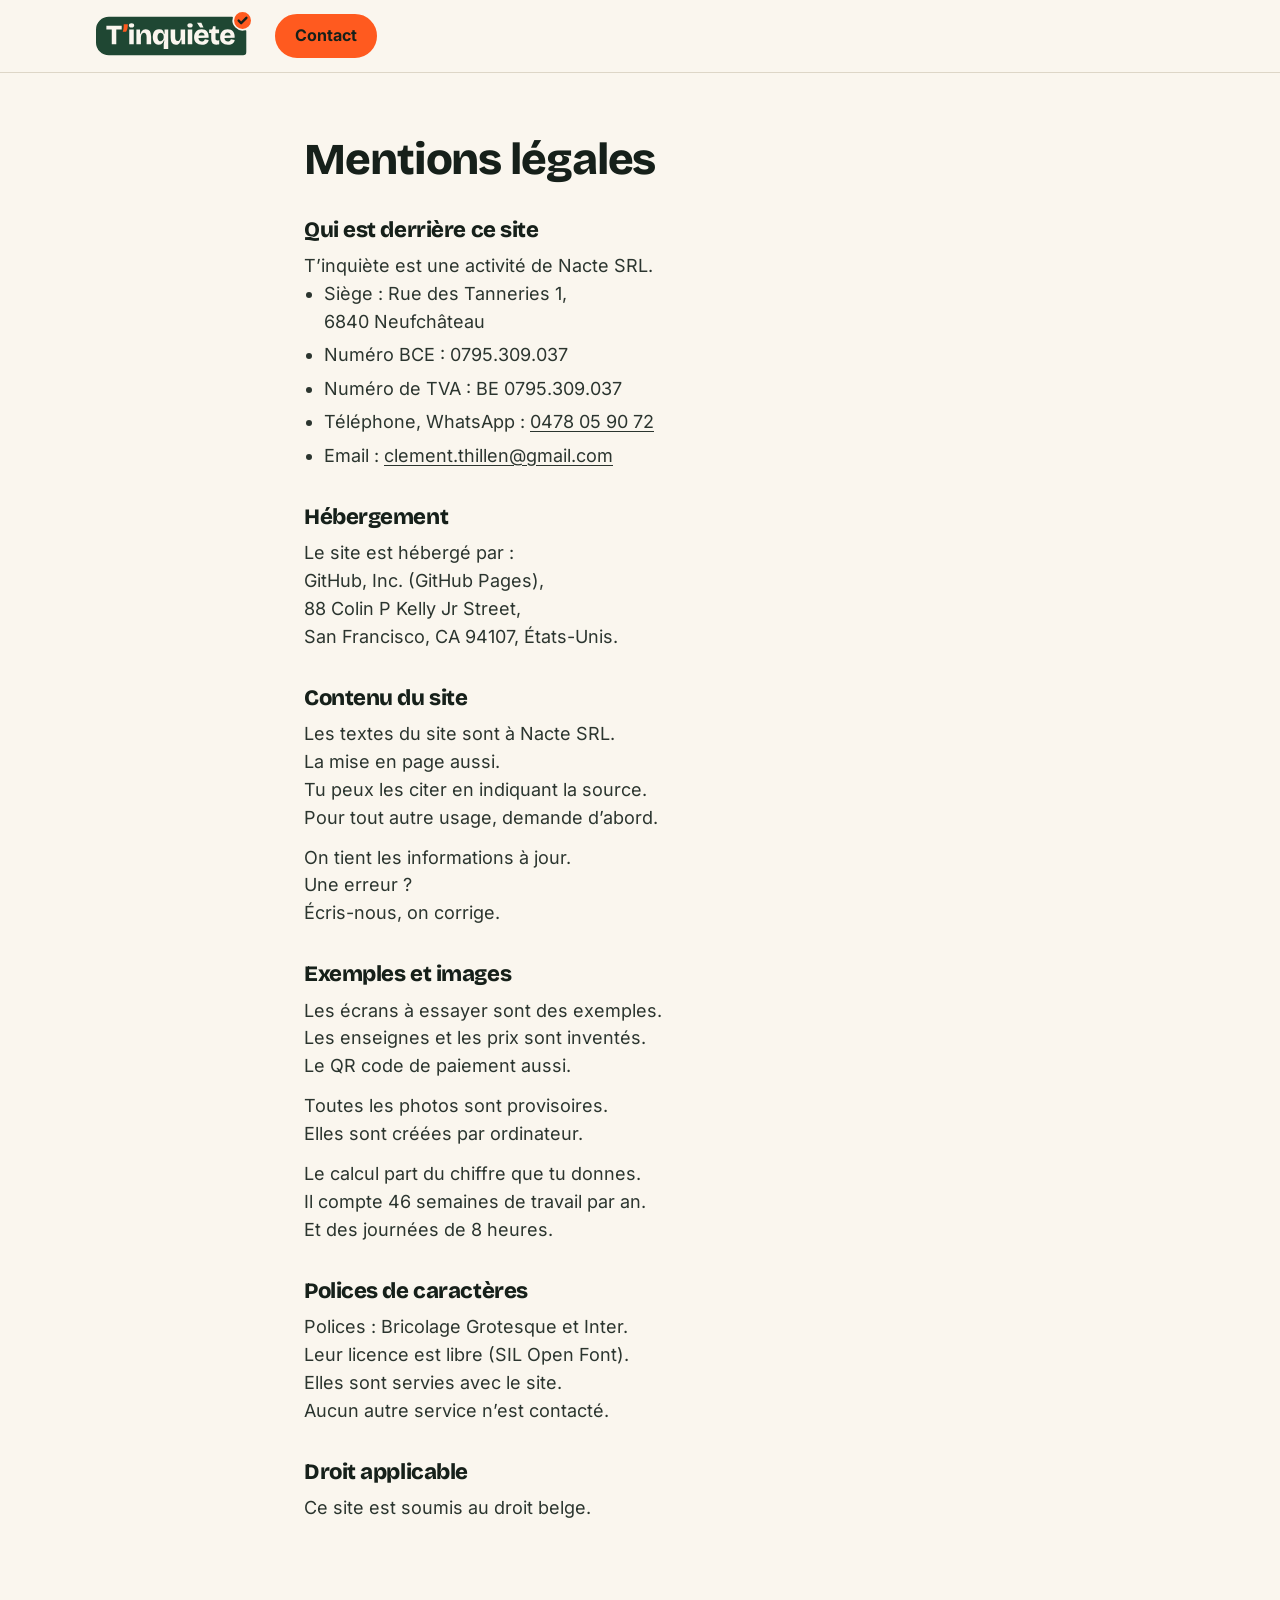
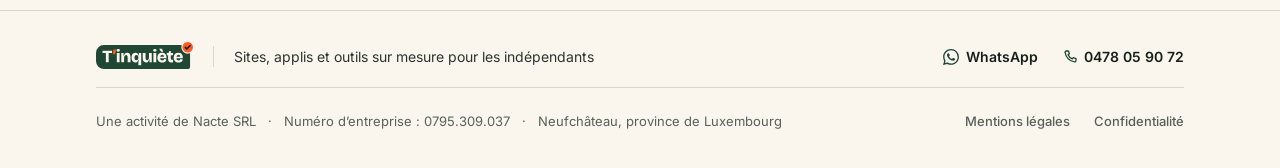
<file: mentions-legales.html>
<!doctype html>
<html lang="fr-BE">
<head>
<meta charset="utf-8">
<meta name="viewport" content="width=device-width, initial-scale=1">
<title>Mentions légales | T’inquiète</title>
<meta name="description" content="Mentions légales du site T’inquiète, une activité de Nacte SRL à Neufchâteau.">
<link rel="canonical" href="https://tinquietejegere.be/mentions-legales.html">
<meta name="theme-color" content="#faf6ee">
<meta name="format-detection" content="telephone=no">
<link rel="icon" href="img/favicon.svg" type="image/svg+xml">
<link rel="apple-touch-icon" href="img/icone-180.png">
<link rel="preload" href="fonts/bricolage.woff2" as="font" type="font/woff2" crossorigin>
<link rel="stylesheet" href="css/style.css?v=3217a56c">
</head>
<body>
<a class="passer" href="#contenu">Aller au&nbsp;contenu</a>
<header class="entete">
  <div class="conteneur entete__ligne">
    <a class="logo" href="./" aria-label="T’inquiète, retour à l’accueil"><img src="img/logo/logo.svg" width="403" height="124" alt=""></a>
    <a class="bouton bouton--petit" href="./#contact">Contact</a>
  </div>
</header>
<main class="conteneur page-texte" id="contenu">
<h1>Mentions légales</h1>

<h2>Qui&nbsp;est&nbsp;derrière ce&nbsp;site</h2>
<p>T’inquiète est&nbsp;une&nbsp;activité de&nbsp;Nacte SRL.</p>
<ul>
  <li><span class="phrase">Siège&nbsp;: Rue des&nbsp;Tanneries 1,</span> <span class="phrase">6840 Neufchâteau</span></li>
  <li>Numéro BCE&nbsp;: 0795.309.037</li>
  <li>Numéro de&nbsp;TVA&nbsp;: BE&nbsp;0795.309.037</li>
  <li>Téléphone, WhatsApp&nbsp;: <a href="tel:+32478059072">0478&nbsp;05&nbsp;90&nbsp;72</a></li>
  <li>Email&nbsp;: <a href="mailto:clement.thillen@gmail.com">clement.thillen@gmail.com</a></li>
</ul>

<h2>Hébergement</h2>
<p><span class="phrase">Le&nbsp;site est&nbsp;hébergé par&nbsp;:</span> <span class="phrase">GitHub, Inc. (GitHub Pages),</span> <span class="phrase">88 Colin P Kelly Jr Street,</span> <span class="phrase">San Francisco, CA 94107, États-Unis.</span></p>

<h2>Contenu du&nbsp;site</h2>
<p><span class="phrase">Les&nbsp;textes du&nbsp;site sont à&nbsp;Nacte SRL.</span> <span class="phrase">La&nbsp;mise en&nbsp;page aussi.</span> <span class="phrase">Tu&nbsp;peux les&nbsp;citer en&nbsp;indiquant la&nbsp;source.</span> <span class="phrase">Pour&nbsp;tout autre usage, demande d’abord.</span></p>
<p><span class="phrase">On&nbsp;tient les&nbsp;informations à&nbsp;jour.</span> <span class="phrase">Une&nbsp;erreur&nbsp;?</span> <span class="phrase">Écris-nous, on&nbsp;corrige.</span></p>

<h2>Exemples et&nbsp;images</h2>
<p><span class="phrase">Les&nbsp;écrans à&nbsp;essayer sont des&nbsp;exemples.</span> <span class="phrase">Les&nbsp;enseignes et&nbsp;les&nbsp;prix sont inventés.</span> <span class="phrase">Le&nbsp;QR code de&nbsp;paiement aussi.</span></p>
<p><span class="phrase">Toutes les&nbsp;photos sont provisoires.</span> <span class="phrase">Elles sont créées par&nbsp;ordinateur.</span></p>
<p><span class="phrase">Le&nbsp;calcul part du&nbsp;chiffre que&nbsp;tu&nbsp;donnes.</span> <span class="phrase">Il&nbsp;compte 46 semaines de&nbsp;travail par&nbsp;an.</span> <span class="phrase">Et&nbsp;des&nbsp;journées de&nbsp;8 heures.</span></p>

<h2>Polices de&nbsp;caractères</h2>
<p><span class="phrase">Polices&nbsp;: Bricolage Grotesque et&nbsp;Inter.</span> <span class="phrase">Leur licence est&nbsp;libre (SIL Open Font).</span> <span class="phrase">Elles sont servies avec&nbsp;le&nbsp;site.</span> <span class="phrase">Aucun autre service n’est contacté.</span></p>

<h2>Droit applicable</h2>
<p>Ce&nbsp;site est&nbsp;soumis au&nbsp;droit belge.</p>
</main>
<!-- Pied de page : la marque et le contact en haut, les informations légales en petit en dessous -->
<footer class="pied pied--court">
  <div class="conteneur">
    <div class="pied__haut">
      <a class="logo" href="./"><img src="img/logo/logo.svg" width="403" height="124" alt="T’inquiète, retour à l’accueil" loading="lazy"></a>
      <p class="pied__signature">Sites, applis et&nbsp;outils sur&nbsp;mesure pour&nbsp;les&nbsp;indépendants</p>
      <nav class="pied__liens" aria-label="Contact">
        <a class="pied__lien" href="https://wa.me/32478059072?text=Bonjour%2C%20j%E2%80%99ai%20un%20probl%C3%A8me%20%C3%A0%20r%C3%A9gler%C2%A0%3A%20" target="_blank" rel="noopener" data-wa="j’ai un problème à régler : "><svg viewBox="0 0 24 24" fill="currentColor" aria-hidden="true"><path d="M17.472 14.382c-.297-.149-1.758-.867-2.03-.967-.273-.099-.471-.148-.67.15-.197.297-.767.966-.94 1.164-.173.199-.347.223-.644.075-.297-.15-1.255-.463-2.39-1.475-.883-.788-1.48-1.761-1.653-2.059-.173-.297-.018-.458.13-.606.134-.133.298-.347.446-.52.149-.174.198-.298.298-.497.099-.198.05-.371-.025-.52-.075-.149-.669-1.612-.916-2.207-.242-.579-.487-.5-.669-.51-.173-.008-.371-.01-.57-.01-.198 0-.52.074-.792.372-.272.297-1.04 1.016-1.04 2.479 0 1.462 1.065 2.875 1.213 3.074.149.198 2.096 3.2 5.077 4.487.709.306 1.262.489 1.694.625.712.227 1.36.195 1.871.118.571-.085 1.758-.719 2.006-1.413.248-.694.248-1.289.173-1.413-.074-.124-.272-.198-.57-.347m-5.421 7.403h-.004a9.87 9.87 0 01-5.031-1.378l-.361-.214-3.741.982.998-3.648-.235-.374a9.86 9.86 0 01-1.51-5.26c.001-5.45 4.436-9.884 9.888-9.884 2.64 0 5.122 1.03 6.988 2.898a9.825 9.825 0 012.893 6.994c-.003 5.45-4.437 9.884-9.885 9.884m8.413-18.297A11.815 11.815 0 0012.05 0C5.495 0 .16 5.335.157 11.892c0 2.096.547 4.142 1.588 5.945L.057 24l6.305-1.654a11.882 11.882 0 005.683 1.448h.005c6.554 0 11.89-5.335 11.893-11.893a11.821 11.821 0 00-3.48-8.413z"/></svg>WhatsApp</a>
        <a class="pied__lien" href="tel:+32478059072"><svg viewBox="0 0 24 24" fill="none" stroke="currentColor" stroke-width="2" stroke-linecap="round" stroke-linejoin="round" aria-hidden="true"><path d="M6.6 3h3l1.5 4-2 1.5a12 12 0 0 0 6.4 6.4l1.5-2 4 1.5v3a2 2 0 0 1-2.2 2A17 17 0 0 1 4.6 5.2 2 2 0 0 1 6.6 3z"/></svg>0478&nbsp;05&nbsp;90&nbsp;72</a>
      </nav>
    </div>
    <div class="pied__bas">
      <ul class="pied__infos">
        <li>Une&nbsp;activité de&nbsp;Nacte SRL</li>
        <li>Numéro d’entreprise&nbsp;: 0795.309.037</li>
        <li>Neufchâteau, province de&nbsp;Luxembourg</li>
      </ul>
      <nav class="pied__liens pied__liens--legal" aria-label="Informations légales">
        <a class="pied__lien" href="mentions-legales.html">Mentions légales</a>
        <a class="pied__lien" href="politique-de-confidentialite.html">Confidentialité</a>
      </nav>
    </div>
  </div>
</footer>
</body>
</html>
</file>
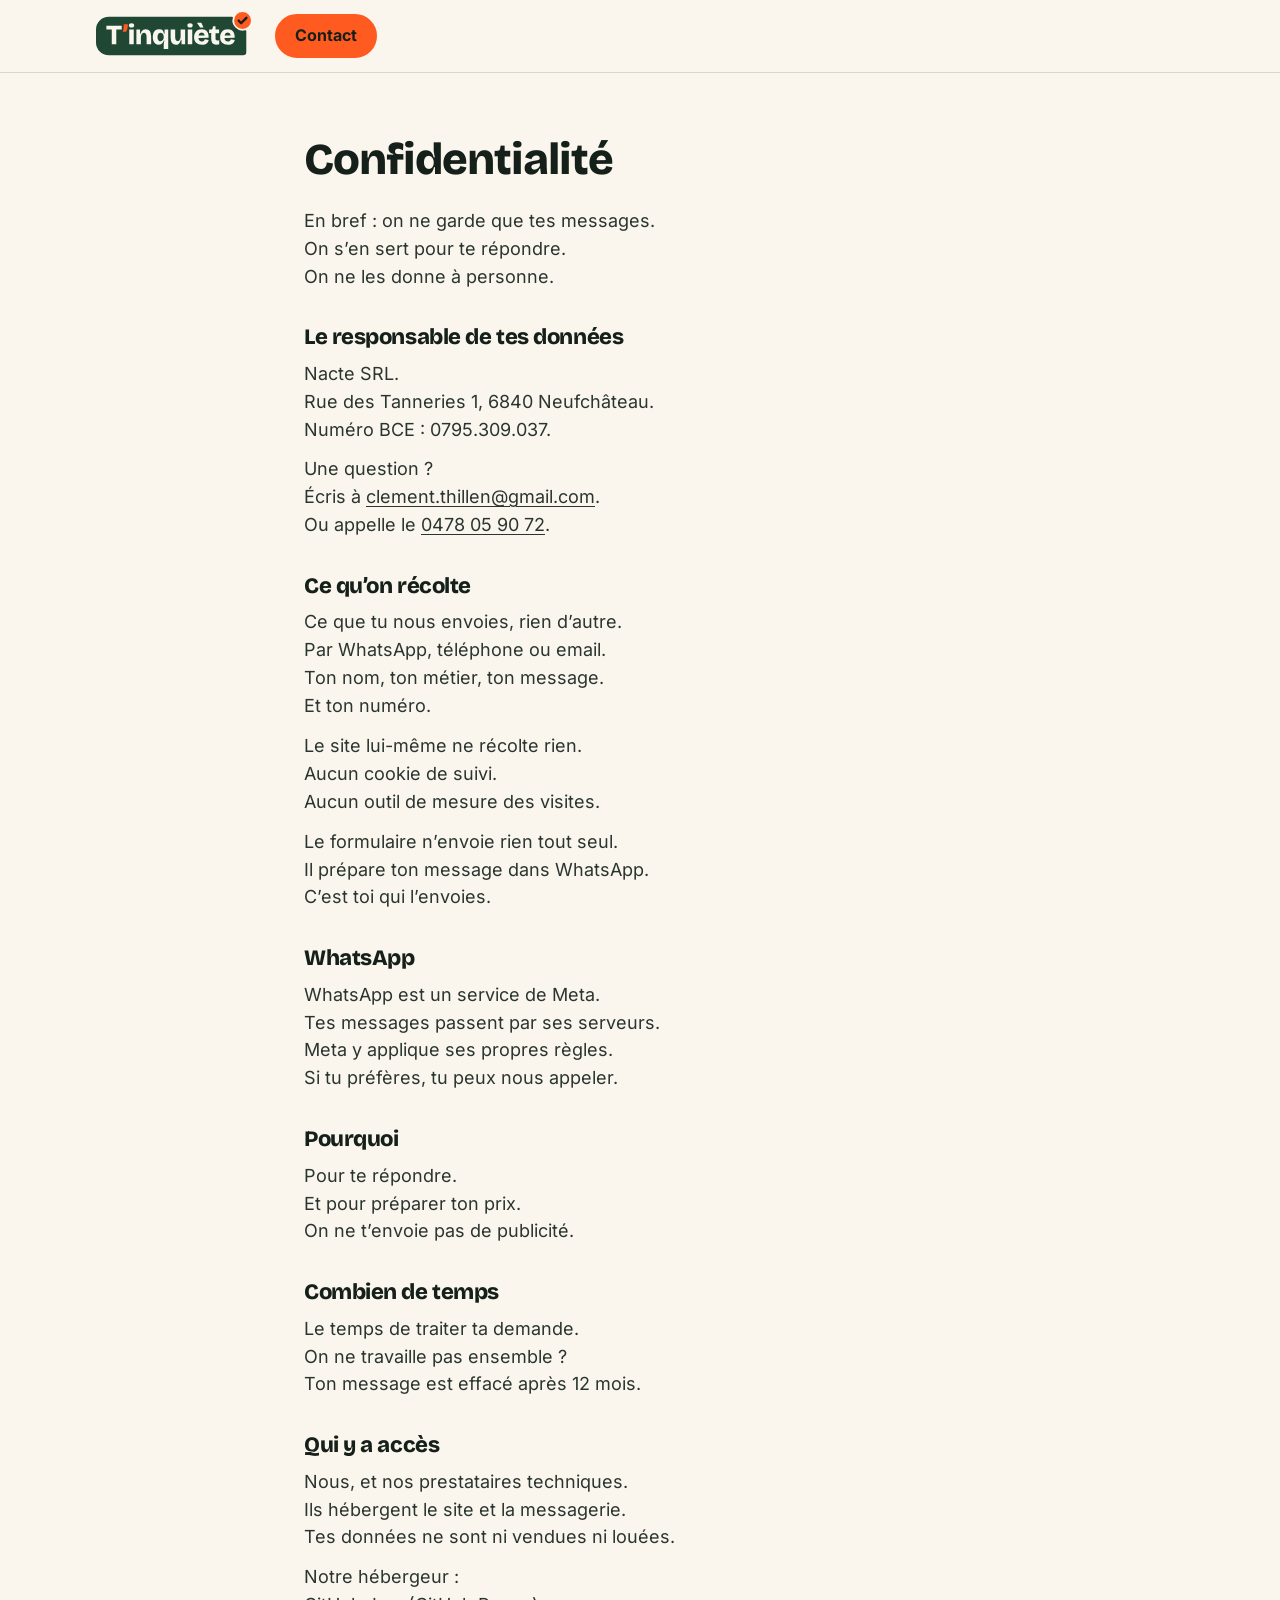
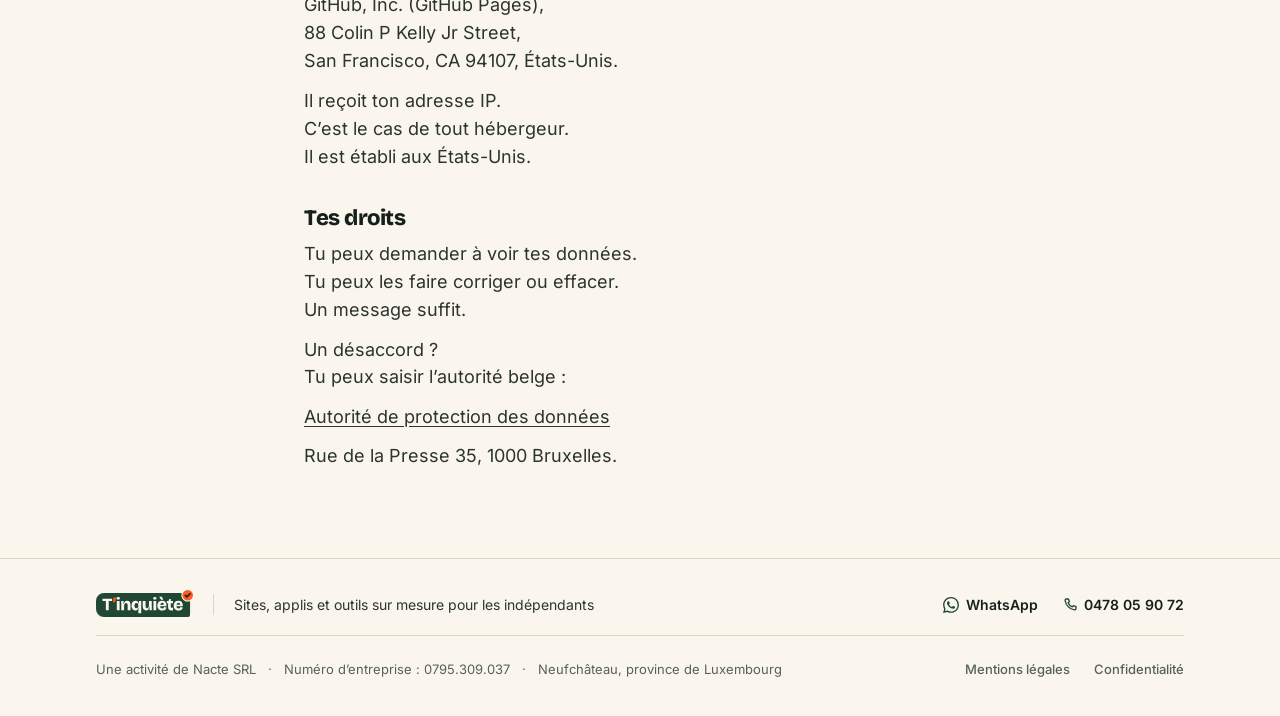
<file: politique-de-confidentialite.html>
<!doctype html>
<html lang="fr-BE">
<head>
<meta charset="utf-8">
<meta name="viewport" content="width=device-width, initial-scale=1">
<title>Politique de confidentialité | T’inquiète</title>
<meta name="description" content="Ce que T’inquiète fait de tes données, expliqué simplement.">
<link rel="canonical" href="https://tinquietejegere.be/politique-de-confidentialite.html">
<meta name="theme-color" content="#faf6ee">
<meta name="format-detection" content="telephone=no">
<link rel="icon" href="img/favicon.svg" type="image/svg+xml">
<link rel="apple-touch-icon" href="img/icone-180.png">
<link rel="preload" href="fonts/bricolage.woff2" as="font" type="font/woff2" crossorigin>
<link rel="stylesheet" href="css/style.css?v=3217a56c">
</head>
<body>
<a class="passer" href="#contenu">Aller au&nbsp;contenu</a>
<header class="entete">
  <div class="conteneur entete__ligne">
    <a class="logo" href="./" aria-label="T’inquiète, retour à l’accueil"><img src="img/logo/logo.svg" width="403" height="124" alt=""></a>
    <a class="bouton bouton--petit" href="./#contact">Contact</a>
  </div>
</header>
<main class="conteneur page-texte" id="contenu">
<h1>Confidentialité</h1>

<p><span class="phrase">En&nbsp;bref&nbsp;: on&nbsp;ne&nbsp;garde que&nbsp;tes&nbsp;messages.</span> <span class="phrase">On&nbsp;s’en sert pour&nbsp;te&nbsp;répondre.</span> <span class="phrase">On&nbsp;ne&nbsp;les&nbsp;donne à&nbsp;personne.</span></p>

<h2>Le&nbsp;responsable de&nbsp;tes&nbsp;données</h2>
<p><span class="phrase">Nacte SRL.</span> <span class="phrase">Rue des&nbsp;Tanneries 1, 6840 Neufchâteau.</span> <span class="phrase">Numéro BCE&nbsp;: 0795.309.037.</span></p>
<p><span class="phrase">Une&nbsp;question&nbsp;?</span> <span class="phrase">Écris à <a href="mailto:clement.thillen@gmail.com">clement.thillen@gmail.com</a>.</span> <span class="phrase">Ou&nbsp;appelle le&nbsp;<a href="tel:+32478059072">0478&nbsp;05&nbsp;90&nbsp;72</a>.</span></p>

<h2>Ce&nbsp;qu’on récolte</h2>
<p><span class="phrase">Ce&nbsp;que&nbsp;tu&nbsp;nous envoies, rien d’autre.</span> <span class="phrase">Par&nbsp;WhatsApp, téléphone ou&nbsp;email.</span> <span class="phrase">Ton&nbsp;nom, ton&nbsp;métier, ton&nbsp;message.</span> <span class="phrase">Et&nbsp;ton&nbsp;numéro.</span></p>
<p><span class="phrase">Le&nbsp;site lui-même ne&nbsp;récolte rien.</span> <span class="phrase">Aucun cookie de&nbsp;suivi.</span> <span class="phrase">Aucun outil de&nbsp;mesure des&nbsp;visites.</span></p>
<p><span class="phrase">Le&nbsp;formulaire n’envoie rien tout seul.</span> <span class="phrase">Il&nbsp;prépare ton&nbsp;message dans&nbsp;WhatsApp.</span> <span class="phrase">C’est toi qui&nbsp;l’envoies.</span></p>

<h2>WhatsApp</h2>
<p><span class="phrase">WhatsApp est&nbsp;un&nbsp;service de&nbsp;Meta.</span> <span class="phrase">Tes&nbsp;messages passent par&nbsp;ses&nbsp;serveurs.</span> <span class="phrase">Meta y&nbsp;applique ses&nbsp;propres règles.</span> <span class="phrase">Si&nbsp;tu&nbsp;préfères, tu&nbsp;peux nous appeler.</span></p>

<h2>Pourquoi</h2>
<p><span class="phrase">Pour&nbsp;te&nbsp;répondre.</span> <span class="phrase">Et&nbsp;pour&nbsp;préparer ton&nbsp;prix.</span> <span class="phrase">On&nbsp;ne&nbsp;t’envoie pas de&nbsp;publicité.</span></p>

<h2>Combien de&nbsp;temps</h2>
<p><span class="phrase">Le&nbsp;temps de&nbsp;traiter ta&nbsp;demande.</span> <span class="phrase">On&nbsp;ne&nbsp;travaille pas ensemble&nbsp;?</span> <span class="phrase">Ton&nbsp;message est&nbsp;effacé après 12&nbsp;mois.</span></p>

<h2>Qui&nbsp;y&nbsp;a accès</h2>
<p><span class="phrase">Nous, et&nbsp;nos prestataires techniques.</span> <span class="phrase">Ils hébergent le&nbsp;site et&nbsp;la&nbsp;messagerie.</span> <span class="phrase">Tes&nbsp;données ne&nbsp;sont ni vendues ni louées.</span></p>
<p><span class="phrase">Notre hébergeur&nbsp;:</span> <span class="phrase">GitHub, Inc. (GitHub Pages),</span> <span class="phrase">88 Colin P Kelly Jr Street,</span> <span class="phrase">San Francisco, CA 94107, États-Unis.</span></p>
<p><span class="phrase">Il&nbsp;reçoit ton&nbsp;adresse IP.</span> <span class="phrase">C’est le&nbsp;cas de&nbsp;tout hébergeur.</span> <span class="phrase">Il&nbsp;est&nbsp;établi aux&nbsp;États-Unis.</span></p>

<h2>Tes&nbsp;droits</h2>
<p><span class="phrase">Tu&nbsp;peux demander à&nbsp;voir tes&nbsp;données.</span> <span class="phrase">Tu&nbsp;peux les&nbsp;faire corriger ou&nbsp;effacer.</span> <span class="phrase">Un&nbsp;message suffit.</span></p>
<p><span class="phrase">Un&nbsp;désaccord&nbsp;?</span> <span class="phrase">Tu&nbsp;peux saisir l’autorité belge&nbsp;:</span> <span class="phrase"><a class="lien-seul" href="https://www.autoriteprotectiondonnees.be" rel="noopener">Autorité de&nbsp;protection des&nbsp;données</a></span> <span class="phrase">Rue de&nbsp;la&nbsp;Presse 35, 1000 Bruxelles.</span></p>
</main>
<!-- Pied de page : la marque et le contact en haut, les informations légales en petit en dessous -->
<footer class="pied pied--court">
  <div class="conteneur">
    <div class="pied__haut">
      <a class="logo" href="./"><img src="img/logo/logo.svg" width="403" height="124" alt="T’inquiète, retour à l’accueil" loading="lazy"></a>
      <p class="pied__signature">Sites, applis et&nbsp;outils sur&nbsp;mesure pour&nbsp;les&nbsp;indépendants</p>
      <nav class="pied__liens" aria-label="Contact">
        <a class="pied__lien" href="https://wa.me/32478059072?text=Bonjour%2C%20j%E2%80%99ai%20un%20probl%C3%A8me%20%C3%A0%20r%C3%A9gler%C2%A0%3A%20" target="_blank" rel="noopener" data-wa="j’ai un problème à régler : "><svg viewBox="0 0 24 24" fill="currentColor" aria-hidden="true"><path d="M17.472 14.382c-.297-.149-1.758-.867-2.03-.967-.273-.099-.471-.148-.67.15-.197.297-.767.966-.94 1.164-.173.199-.347.223-.644.075-.297-.15-1.255-.463-2.39-1.475-.883-.788-1.48-1.761-1.653-2.059-.173-.297-.018-.458.13-.606.134-.133.298-.347.446-.52.149-.174.198-.298.298-.497.099-.198.05-.371-.025-.52-.075-.149-.669-1.612-.916-2.207-.242-.579-.487-.5-.669-.51-.173-.008-.371-.01-.57-.01-.198 0-.52.074-.792.372-.272.297-1.04 1.016-1.04 2.479 0 1.462 1.065 2.875 1.213 3.074.149.198 2.096 3.2 5.077 4.487.709.306 1.262.489 1.694.625.712.227 1.36.195 1.871.118.571-.085 1.758-.719 2.006-1.413.248-.694.248-1.289.173-1.413-.074-.124-.272-.198-.57-.347m-5.421 7.403h-.004a9.87 9.87 0 01-5.031-1.378l-.361-.214-3.741.982.998-3.648-.235-.374a9.86 9.86 0 01-1.51-5.26c.001-5.45 4.436-9.884 9.888-9.884 2.64 0 5.122 1.03 6.988 2.898a9.825 9.825 0 012.893 6.994c-.003 5.45-4.437 9.884-9.885 9.884m8.413-18.297A11.815 11.815 0 0012.05 0C5.495 0 .16 5.335.157 11.892c0 2.096.547 4.142 1.588 5.945L.057 24l6.305-1.654a11.882 11.882 0 005.683 1.448h.005c6.554 0 11.89-5.335 11.893-11.893a11.821 11.821 0 00-3.48-8.413z"/></svg>WhatsApp</a>
        <a class="pied__lien" href="tel:+32478059072"><svg viewBox="0 0 24 24" fill="none" stroke="currentColor" stroke-width="2" stroke-linecap="round" stroke-linejoin="round" aria-hidden="true"><path d="M6.6 3h3l1.5 4-2 1.5a12 12 0 0 0 6.4 6.4l1.5-2 4 1.5v3a2 2 0 0 1-2.2 2A17 17 0 0 1 4.6 5.2 2 2 0 0 1 6.6 3z"/></svg>0478&nbsp;05&nbsp;90&nbsp;72</a>
      </nav>
    </div>
    <div class="pied__bas">
      <ul class="pied__infos">
        <li>Une&nbsp;activité de&nbsp;Nacte SRL</li>
        <li>Numéro d’entreprise&nbsp;: 0795.309.037</li>
        <li>Neufchâteau, province de&nbsp;Luxembourg</li>
      </ul>
      <nav class="pied__liens pied__liens--legal" aria-label="Informations légales">
        <a class="pied__lien" href="mentions-legales.html">Mentions légales</a>
        <a class="pied__lien" href="politique-de-confidentialite.html">Confidentialité</a>
      </nav>
    </div>
  </div>
</footer>
</body>
</html>
</file>
<file: css/style.css>
/* T'inquiète : feuille de style unique. Pensée d'abord pour le téléphone.

   Parti pris : clair, lisible, direct. WhatsApp d'abord, le téléphone ensuite.
   - Deux polices : Bricolage Grotesque (titres), Inter (texte).
   - Fond crème, encre presque noire, vert sapin pour la marque, orange pour l'action. Rien d'autre.
   - Texte courant à 18 px (un peu moins sur un téléphone étroit : 17 px à 390 px de large, 16 px à 360), zones cliquables d'au moins 44 px.
   - Un seul espace entre deux blocs : --bloc.
   - Une phrase par ligne, et pas de retour à la ligne au milieu d'une phrase :
     chaque phrase est un bloc (.phrase), les phrases sont courtes et les colonnes assez larges pour les contenir.
     Sur téléphone, la taille du texte suit la largeur de l'écran : une phrase qui tient sur un grand téléphone tient aussi sur un petit.
     La signature (56 caractères) est en deux morceaux : sur téléphone, « pour les indépendants » passe dessous, dans son étiquette.
   - La pastille orange à coche est celle du logo : partout, elle veut dire « voilà ce que tu y gagnes ».
   - Deux rayons (--rayon, --rayon-petit), une ombre (--ombre), un contour de champ (--bord).
   - Les quatre écrans de démonstration ont exactement la même taille et la même structure :
     une barre en haut, le contenu, l'action tout en bas. */

@font-face { font-family: "Bricolage"; src: url("../fonts/bricolage.woff2") format("woff2"); font-weight: 200 800; font-style: normal; font-display: swap; }
@font-face { font-family: "Inter"; src: url("../fonts/inter.woff2") format("woff2"); font-weight: 100 900; font-style: normal; font-display: swap; }

:root {
  --fond: #faf6ee;
  --blanc: #fff;
  --encre: #16201a;
  --texte: #2b352f;
  --doux: #56615a;
  --vert: #1f4733;
  --vert-pale: #e7eee3;
  --orange: #ff5a1f;
  --orange-vif: #ff7240;   /* au survol : plus clair, pour que le texte encre reste lisible */
  --trait: #ddd6c7;
  --clair: #e9efe6;        /* texte sur fond vert */

  --titres: "Bricolage", "Inter", system-ui, sans-serif;
  --sans: "Inter", system-ui, -apple-system, "Segoe UI", Roboto, sans-serif;

  --t-petit: clamp(0.875rem, 4.1vw, 1rem);
  --t-texte: clamp(0.9375rem, 4.4vw, 1.125rem);
  --t-chapo: clamp(1rem, 4.9vw, 1.1875rem);
  --t-h3: clamp(1.0625rem, 5.2vw, 1.3125rem);
  --t-h2: clamp(1.5rem, 7.2vw, 1.75rem);
  --t-h1: clamp(2rem, 9.2vw, 4.25rem);

  --marge: 1.25rem;
  --bloc: clamp(3.5rem, 7vw, 5.5rem);
  --large: 72rem;
  --rayon: 14px;        /* cartes, photos, blocs */
  --rayon-petit: 10px;  /* champs, éléments dans un écran */
  --bord: #8f8878;      /* contour des champs et des étiquettes cliquables */
  --ombre: 0 12px 28px rgba(22, 32, 26, 0.14);
}
@media (min-width: 48rem) { :root { --marge: 2rem; --t-h2: clamp(1.75rem, 3.8vw, 2.75rem); } }
@media (min-width: 62rem) { :root { --t-chapo: clamp(1.1875rem, 1.9vw, 1.3125rem); } }

*, *::before, *::after { box-sizing: border-box; }
html { -webkit-text-size-adjust: 100%; scroll-behavior: smooth; scroll-padding-top: 5.5rem; scroll-padding-bottom: 5.5rem; }
body {
  margin: 0;
  background: var(--fond);
  color: var(--texte);
  font-family: var(--sans);
  font-size: var(--t-texte);
  line-height: 1.55;
  -webkit-font-smoothing: antialiased;
  -moz-osx-font-smoothing: grayscale;
  hyphens: manual;
}
h1, h2, h3, p, ol, ul, figure { margin: 0; }
ol, ul { padding: 0; list-style: none; }
img { max-width: 100%; height: auto; display: block; }
a { color: inherit; text-underline-offset: 0.18em; }
button { font: inherit; color: inherit; }
:focus-visible { outline: 3px solid var(--orange); outline-offset: 3px; }
.insecable { white-space: nowrap; }
/* Une phrase par ligne : chaque phrase est un bloc. Rien ne force un retour à la ligne à l'intérieur d'une phrase. */
.phrase { display: block; }
/* Si une phrase doit quand même passer à la ligne (petit écran), le navigateur évite de laisser un mot seul au bout. */
p, li { text-wrap: pretty; }

.passer { position: absolute; left: -999px; top: 0; z-index: 100; background: var(--encre); color: var(--blanc); padding: 0.75rem 1rem; }
.passer:focus { left: 0; }

.conteneur { width: 100%; max-width: var(--large); margin-inline: auto; padding-inline: var(--marge); }

h1, h2, h3 { font-family: var(--titres); color: var(--encre); text-wrap: balance; }
h1 { font-size: var(--t-h1); font-weight: 800; line-height: 1.04; letter-spacing: -0.025em; }
h2 { font-size: var(--t-h2); font-weight: 800; line-height: 1.08; letter-spacing: -0.02em; }
h3 { font-size: var(--t-h3); font-weight: 700; line-height: 1.2; letter-spacing: -0.01em; }
.surtitre { display: block; margin-bottom: 0.75rem; font-size: 0.9375rem; font-weight: 700; letter-spacing: 0.04em; text-transform: uppercase; color: var(--vert); }
.chapo { font-size: var(--t-chapo); line-height: 1.45; color: var(--texte); }
.chapo strong { font-weight: 700; color: var(--encre); }

/* La pastille du logo : rond orange, coche encre. Elle marque ce qu'on y gagne. */
.pastille { display: grid; place-items: center; width: 1.6rem; height: 1.6rem; border-radius: 50%; background: var(--orange); color: var(--encre); flex: none; }
.pastille svg { width: 100%; height: 100%; stroke-width: 3.5; }

/* ---------- Boutons ---------- */

.bouton {
  display: inline-flex; align-items: center; justify-content: center; gap: 0.6rem;
  min-height: 3.25rem; padding: 0.7rem 1.4rem;
  border: 2px solid var(--orange); border-radius: 999px;
  background: var(--orange); color: var(--encre);
  font-family: var(--sans); font-size: 1.0625rem; font-weight: 700; line-height: 1.2; text-decoration: none; text-align: center; white-space: nowrap;
  cursor: pointer;
  transition: background-color 0.15s, border-color 0.15s, color 0.15s, box-shadow 0.15s, transform 0.15s;
}
.bouton--second { background: transparent; border-color: var(--encre); color: var(--encre); }
/* Le survol ne concerne que la souris : sur un écran tactile, un bouton ne reste pas « allumé » après le doigt. */
@media (hover: hover) {
  .bouton:hover { background: var(--orange-vif); border-color: var(--orange-vif); box-shadow: 0 6px 18px rgba(255, 90, 31, 0.32); transform: translateY(-1px); }
  .bouton--second:hover { background: var(--encre); border-color: var(--encre); color: var(--blanc); box-shadow: 0 6px 18px rgba(22, 32, 26, 0.18); }
}
.bouton:active { transform: scale(0.97); }
.bouton--petit { min-height: 2.75rem; padding: 0.4rem 1.1rem; font-size: 1rem; }
.bouton--grand { min-height: 3.75rem; padding-inline: 1.75rem; font-size: 1.1875rem; }
.bouton svg { width: 1.25rem; height: 1.25rem; flex: none; }
/* Très petit téléphone (moins de 352 px de large) : un bouton passe sur deux lignes plutôt que de dépasser de l'écran. */
@media (max-width: 21.99rem) { .bouton { white-space: normal; padding-inline: 1rem; } .bouton--grand { padding-inline: 1.1rem; font-size: 1.0625rem; } }
.bouton--grand svg { width: 1.5rem; height: 1.5rem; }

/* ---------- En-tête ---------- */

.entete { position: sticky; top: 0; z-index: 50; background: rgba(250, 246, 238, 0.96); backdrop-filter: blur(8px); -webkit-backdrop-filter: blur(8px); border-bottom: 1px solid var(--trait); transition: box-shadow 0.25s; }
.entete.est-descendue { box-shadow: 0 6px 22px rgba(22, 32, 26, 0.08); }
.entete__ligne { display: flex; align-items: center; gap: 0.75rem; min-height: 4rem; }
/* Le logo : le nom dans la bulle de réponse, avec la pastille « c'est réglé ». Fichiers dans img/logo/. */
.logo { display: inline-flex; align-items: center; min-height: 2.75rem; margin-right: auto; text-decoration: none; }
.logo__image, .logo img { display: block; height: 3rem; width: auto; overflow: visible; }
.logo__points { opacity: 0; }
.logo__pastille, .logo__points circle { transform-box: fill-box; transform-origin: center; }
.entete__nav, .entete__tel, .entete__contact { display: none; }

/* Téléphone et tablette : un bouton Menu qui ouvre la liste des sections */
.menu summary { list-style: none; cursor: pointer; }
.menu summary::-webkit-details-marker { display: none; }
.menu__panneau { position: absolute; inset: 100% 0 auto 0; display: grid; padding: 0.25rem var(--marge) 1rem; background: var(--fond); border-bottom: 1px solid var(--trait); box-shadow: var(--ombre); }
.menu__panneau a { display: flex; align-items: center; min-height: 3.25rem; border-bottom: 1px solid var(--trait); font-family: var(--titres); font-size: 1.25rem; font-weight: 700; color: var(--encre); text-decoration: none; }
.menu__panneau a:last-child { border-bottom: 0; }

/* Ordinateur : les liens sur une ligne, jamais coupés */
@media (min-width: 62rem) {
  .menu { display: none; }
  .entete__ligne { gap: 1.5rem; min-height: 4.5rem; }
  .logo { margin-right: 0; }
  .entete__nav { display: flex; gap: 0.25rem; margin-inline: auto; }
  .entete__nav a { display: inline-flex; align-items: center; min-height: 2.75rem; padding-inline: 0.85rem; border-radius: 999px; font-size: 1rem; font-weight: 600; color: var(--encre); text-decoration: none; white-space: nowrap; transition: background-color 0.15s; }
  .entete__nav a:hover, .entete__nav a[aria-current] { background: var(--vert-pale); }
  .entete__contact { display: inline-flex; }
}
@media (min-width: 75rem) {
  .entete__tel { display: inline-flex; align-items: center; gap: 0.5rem; min-height: 2.75rem; font-weight: 700; color: var(--encre); text-decoration: none; white-space: nowrap; }
  .entete__tel:hover { text-decoration: underline; }
  .entete__tel svg { width: 1.125rem; height: 1.125rem; }
}

/* ---------- 1. Haut de page ---------- */

.hero { padding-block: clamp(2rem, 5vw, 4rem) var(--bloc); }
.hero__grille { display: grid; gap: 2rem; align-items: center; }
.hero h1 em { display: block; font-style: normal; color: var(--vert); }
/* La signature : ce qu'on fait, puis pour qui (dans une étiquette verte). */
.hero__signature { margin-top: 1.25rem; display: flex; flex-wrap: wrap; align-items: center; gap: 0.4rem 0.6rem; font-family: var(--titres); font-size: clamp(1rem, 5vw, 1.3125rem); font-weight: 700; line-height: 1.25; color: var(--encre); }
.hero__quoi, .hero__pour { white-space: nowrap; }
.hero__pour { padding: 0.15rem 0.7rem; border-radius: 999px; background: var(--vert); color: var(--blanc); font-size: 0.85em; font-weight: 600; }
.hero__promesse { margin-top: 0.75rem; }
/* Ce qu'on y gagne, en trois mots, juste au-dessus des boutons. */
.atouts { margin-top: 1.25rem; display: flex; flex-wrap: wrap; gap: 0.5rem; }
/* Sur téléphone, le haut de page va à l'essentiel : un seul bouton (l'appel reste sous le pouce, dans la barre du bas)
   et pas d'étiquettes. Elles reviennent dès qu'il y a la place. */
@media (max-width: 47.99rem) { .atouts, .hero__actions .bouton--second { display: none; } }
.atouts li { display: inline-flex; align-items: center; gap: 0.5rem; padding: 0.3rem 0.9rem 0.3rem 0.35rem; border: 1px solid var(--trait); border-radius: 999px; background: var(--blanc); font-size: var(--t-petit); font-weight: 700; color: var(--encre); white-space: nowrap; }
.hero__actions { margin-top: 1.5rem; display: grid; gap: 0.75rem; }
.hero__note { margin-top: 0.9rem; font-size: var(--t-petit); font-weight: 500; color: var(--doux); }
.hero__photo { position: relative; }
.hero__photo img { width: 100%; aspect-ratio: 5 / 4; object-fit: cover; border-radius: var(--rayon); background: var(--vert-pale); }
.fiche { position: absolute; display: flex; align-items: center; gap: 0.6rem; padding: 0.6rem 0.9rem 0.6rem 0.65rem; border-radius: 14px; background: var(--blanc); box-shadow: var(--ombre); color: var(--encre); line-height: 1.2; }
.fiche .pastille { width: 1.9rem; height: 1.9rem; }
.fiche b { display: block; font-size: 0.9375rem; }
.fiche small { display: block; font-size: 0.8125rem; color: var(--doux); }
.fiche--haut { top: 1rem; left: 0.75rem; }
.fiche--bas { bottom: 1rem; right: 0.75rem; }
@media (min-width: 30rem) { .hero__actions { display: flex; flex-wrap: wrap; } }
@media (min-width: 62rem) {
  .hero__grille { grid-template-columns: 23fr 17fr; gap: 3.5rem; }   /* des parts entières : sinon la photo ne prend pas toute sa colonne */
  .hero__photo img { aspect-ratio: 4 / 5; }
  .fiche--haut { top: 1.75rem; left: -1.5rem; }
  .fiche--bas { bottom: 1.75rem; right: -1.25rem; }
}
/* Écran moyen (tablette couchée, petit portable) : la colonne de texte est un peu plus large, les boutons un peu plus serrés. */
@media (min-width: 62rem) and (max-width: 74.99rem) {
  .hero h1 { font-size: 3.25rem; }
  .hero__grille { grid-template-columns: 3fr 2fr; gap: 2.5rem; }
  .hero__signature { font-size: 1.1875rem; }
  .atouts li { font-size: 0.9375rem; }
  .hero__actions .bouton { padding-inline: 1.1rem; font-size: 1rem; }
}

/* ---------- 2. Notre métier : trois lignes qui se lisent d'un coup d'œil. La troisième, c'est nous. ---------- */

.metier { padding-block: var(--bloc); border-block: 1px solid var(--trait); background: var(--blanc); }
.metier__grille { display: grid; gap: clamp(1.75rem, 4vw, 2.75rem); }
.metier__texte { margin-top: 1rem; font-size: var(--t-chapo); line-height: 1.45; }
.appels { display: grid; gap: 0.75rem; }
/* Chaque ligne : une question, puis la réponse en gras, à la ligne. */
.appel { display: grid; grid-template-columns: 2.75rem 1fr; column-gap: 0.85rem; row-gap: 0.1rem; align-items: center; padding: 0.9rem 1rem; border: 1px solid var(--trait); border-radius: var(--rayon); background: var(--fond); line-height: 1.3; }
.appel__icone { grid-row: span 2; display: grid; place-items: center; width: 2.75rem; height: 2.75rem; border-radius: 50%; background: var(--vert-pale); color: var(--vert); }
.appel__icone svg { width: 1.5rem; height: 1.5rem; }
img.appel__icone { border-radius: 0; background: none; }
.appel__quoi { align-self: end; font-size: var(--t-petit); }
@media (min-width: 30rem) {
  .appel { grid-template-columns: 3.25rem 1fr; column-gap: 1rem; padding: 1rem 1.15rem; }
  .appel__icone { width: 3.25rem; height: 3.25rem; }
  .appel__icone svg { width: 1.625rem; height: 1.625rem; }
  .appel__quoi { font-size: inherit; }
}
.appel b { align-self: start; font-family: var(--titres); font-size: var(--t-h3); font-weight: 700; line-height: 1.2; color: var(--encre); }
.appel--nous { border-color: var(--vert); background: var(--vert); box-shadow: var(--ombre); color: var(--clair); }
.appel--nous b { color: var(--blanc); }
.appel--nous .surligne { background-image: linear-gradient(transparent 84%, var(--orange) 84%); }
.metier__pour { margin-top: clamp(1.75rem, 4vw, 2.75rem); padding-top: 1.5rem; border-top: 1px solid var(--trait); display: grid; gap: 0.75rem; }
@media (max-width: 47.99rem) { .metier__pour { display: none; } }   /* téléphone : la liste des métiers est déjà dans les exemples à essayer */
.metier__titre, .besoins__titre { font: 700 1.125rem/1.3 var(--sans); letter-spacing: 0; color: var(--encre); }
.puces { display: flex; flex-wrap: wrap; gap: 0.5rem; }
.puces li { padding: 0.3rem 0.85rem; border: 1px solid var(--trait); border-radius: 999px; background: var(--fond); font-size: var(--t-petit); font-weight: 600; color: var(--encre); white-space: nowrap; }
.puces .puces__autres { border-color: var(--vert); background: var(--vert); color: var(--blanc); }
@media (min-width: 62rem) {
  .metier__grille { grid-template-columns: 1fr 1fr; column-gap: 4rem; align-items: center; }
  .appel { padding: 1.15rem 1.4rem; }
  .metier__pour { grid-template-columns: auto 1fr; align-items: center; gap: 1.5rem; }
}

/* ---------- Sections ---------- */

.section { padding-block: var(--bloc); }
.section--blanche { background: var(--blanc); }
.section--pale { background: var(--vert-pale); }
.section--verte, .contact { background: var(--vert); color: var(--clair); }
.section--verte :is(h2, h3), .contact h2 { color: var(--blanc); }
.section--verte .surtitre, .contact .surtitre { color: #b9d3bf; }
.section--verte .chapo { color: var(--clair); }
.section--verte :focus-visible, .contact :focus-visible { outline-color: var(--blanc); }
.section__tete { margin-bottom: clamp(1.75rem, 4vw, 2.75rem); }
.section__tete .chapo { margin-top: 1rem; }

/* ---------- 3. Ce qu'on fait : trois cartes, comme la signature (sites, applis, outils sur mesure) ---------- */

.offre { display: grid; gap: 1rem; }
.offre__carte { display: grid; grid-template-rows: auto 1fr auto; gap: 0.75rem; padding: 1.25rem; border: 1px solid var(--trait); border-radius: var(--rayon); background: var(--blanc); transition: box-shadow 0.25s; }
@media (hover: hover) { .offre__carte:hover { box-shadow: var(--ombre); } }
.offre__tete { display: flex; align-items: center; gap: 0.85rem; }
/* Les trois mêmes dessins reviennent plus bas, reliés entre eux : le site, l'appli, l'outil. */
.offre__icone { display: grid; place-items: center; width: 2.75rem; height: 2.75rem; border-radius: 12px; background: var(--vert); color: var(--blanc); flex: none; }
.offre__icone svg { width: 1.5rem; height: 1.5rem; }
/* En bas de chaque carte : ce qu'on y gagne. */
.offre__gain { display: flex; align-items: center; gap: 0.6rem; padding: 0.5rem 0.8rem 0.5rem 0.5rem; border-radius: var(--rayon-petit); background: var(--vert-pale); font-size: var(--t-petit); font-weight: 700; color: var(--encre); }
/* Le lien entre les trois : la même main pour tout. */
.offre__suite { display: grid; gap: 1.75rem; margin-top: 1rem; padding: 1.5rem 1.25rem; border-radius: var(--rayon); background: var(--vert); color: var(--clair); }
.offre__suite h3 { margin-bottom: 0.4rem; color: var(--blanc); }
/* Le lien en image : un cadre au nom de T'inquiète, et dedans les trois cases reliées par un trait orange. */
.atelier { position: relative; justify-self: start; padding: 1.5rem 1rem 0.9rem; border: 1.5px dashed rgba(255, 255, 255, 0.45); border-radius: var(--rayon); }
.atelier__nom { position: absolute; top: -0.875rem; left: 0.75rem; display: inline-flex; align-items: center; gap: 0.4rem; padding-inline: 0.5rem; background: var(--vert); font-family: var(--titres); font-size: 1rem; font-weight: 700; line-height: 1.75rem; color: var(--blanc); white-space: nowrap; }
.atelier__nom img { width: 1.5rem; height: 1.5rem; }
.atelier__chaine { display: flex; }
.atelier__case { position: relative; display: grid; justify-items: center; gap: 0.35rem; width: 4rem; font-size: 0.9375rem; font-weight: 700; line-height: 1.2; color: var(--blanc); }
.atelier__case + .atelier__case { margin-left: 1.5rem; }
.atelier__case i { display: grid; place-items: center; width: 3rem; height: 3rem; border-radius: 12px; background: var(--blanc); color: var(--vert); }
.atelier__case svg { width: 1.5rem; height: 1.5rem; }
/* Le trait va du bord d'une case au bord de la suivante. Un point y passe de temps en temps : ça communique. */
.atelier__case + .atelier__case::before { content: ""; position: absolute; top: calc(1.5rem - 1.5px); left: -2rem; width: 2.5rem; height: 3px; border-radius: 3px; background: var(--orange); transform-origin: left center; }
.atelier__case + .atelier__case::after { content: ""; position: absolute; top: calc(1.5rem - 4px); left: -2rem; width: 8px; height: 8px; border-radius: 50%; background: var(--blanc); opacity: 0; }
.pas-nous { margin-top: 1.25rem; font-size: var(--t-petit); color: var(--doux); }
@media (min-width: 30rem) { .offre__carte { padding: 1.5rem; } .offre__suite { padding: 1.5rem; } }
@media (min-width: 48rem) {
  .offre__suite { grid-template-columns: 1fr auto; align-items: center; column-gap: 2.5rem; padding: 1.75rem 2rem; }
  .atelier { justify-self: end; padding-inline: 1.25rem; }
  .atelier__case { width: 4.5rem; }
  .atelier__case + .atelier__case { margin-left: 1.75rem; }
  .atelier__case + .atelier__case::before { left: -2.5rem; width: 3.25rem; }
  .atelier__case + .atelier__case::after { left: -2.5rem; }
}
@media (min-width: 62rem) {
  .offre { grid-template-columns: repeat(3, 1fr); }
  .offre__tete { flex-direction: column; align-items: flex-start; }
}
@media (min-width: 62rem) and (max-width: 74.99rem) { .offre { gap: 0.75rem; } .offre__carte { padding: 1.25rem; } }

/* ---------- 4. Ce que ça te rapporte : trois gains, un avant / après à faire glisser, un calcul ---------- */

.rapport { display: grid; gap: 2rem; }
.rapport .chapo { margin-top: 1rem; }
.gains { display: grid; gap: 1.25rem; margin-top: 1.75rem; }
.gain { display: grid; grid-template-columns: 3rem 1fr; column-gap: 1rem; row-gap: 0.35rem; align-items: center; }
.gain__pastille { display: grid; place-items: center; width: 3rem; height: 3rem; border-radius: 50%; background: var(--orange); color: var(--encre); }
.gain__pastille svg { width: 1.5rem; height: 1.5rem; }
.gain p { grid-column: 1 / -1; }
@media (min-width: 62rem) {
  .rapport { grid-template-columns: 1fr 1fr; gap: 4rem; align-items: center; }
  .gain { align-items: start; }
  .gain__pastille { grid-row: span 2; }
  .gain h3 { padding-top: 0.55rem; }
  .gain p { grid-column: 2; }
}

/* Avant / après : deux photos l'une sur l'autre. Le curseur (une réglette invisible posée sur toute l'image) découvre l'une ou l'autre. */
.avant-apres { --pos: 50%; }
.avant-apres__cadre { position: relative; aspect-ratio: 4 / 3; border-radius: var(--rayon); overflow: hidden; background: var(--encre); box-shadow: 0 18px 40px rgba(0, 0, 0, 0.28); }
.avant-apres__cadre img { position: absolute; inset: 0; width: 100%; height: 100%; object-fit: cover; }
.avant-apres__avant { clip-path: inset(0 calc(100% - var(--pos)) 0 0); }
.avant-apres__etiquette { position: absolute; top: 0.75rem; padding: 0.2rem 0.7rem; border-radius: 999px; background: rgba(22, 32, 26, 0.72); color: var(--blanc); font-size: 0.875rem; font-weight: 700; pointer-events: none; }
.avant-apres__etiquette--avant { left: 0.75rem; }
.avant-apres__etiquette--apres { right: 0.75rem; }
.avant-apres__poignee { position: absolute; top: 0; bottom: 0; left: var(--pos); width: 3px; margin-left: -1.5px; background: var(--blanc); pointer-events: none; }
.avant-apres__poignee::after { content: ""; position: absolute; top: 50%; left: 50%; width: 2.75rem; height: 2.75rem; margin: -1.375rem 0 0 -1.375rem; border: 3px solid var(--blanc); border-radius: 50%; background: var(--orange) url("data:image/svg+xml,%3Csvg xmlns='http://www.w3.org/2000/svg' viewBox='0 0 24 24' fill='none' stroke='%2316201a' stroke-width='2.6' stroke-linecap='round' stroke-linejoin='round'%3E%3Cpath d='M9 7l-5 5 5 5M15 7l5 5-5 5'/%3E%3C/svg%3E") center / 62% no-repeat; box-shadow: 0 4px 14px rgba(0, 0, 0, 0.35); }
.avant-apres__curseur { position: absolute; inset: 0; width: 100%; height: 100%; margin: 0; opacity: 0; cursor: ew-resize; touch-action: pan-y; }
.avant-apres__cadre:has(.avant-apres__curseur:focus-visible) { outline: 3px solid var(--blanc); outline-offset: 3px; }
.avant-apres figcaption { margin-top: 0.6rem; font-size: var(--t-petit); color: #cfe0d2; }

/* Le calcul : une carte claire sur le fond vert. Le visiteur règle ses heures, on compte. */
.calcul { margin-top: clamp(2rem, 4vw, 3rem); display: grid; gap: 1.5rem; padding: clamp(1.25rem, 3vw, 2rem); border-radius: var(--rayon); background: var(--fond); color: var(--texte); }
.section--verte .calcul h3 { color: var(--encre); }
.section--verte .calcul :focus-visible { outline-color: var(--orange); }
.calcul label { display: block; margin-top: 0.35rem; font-weight: 600; color: var(--encre); }
.calcul__reglage { display: flex; align-items: center; gap: 1rem; margin-top: 0.35rem; }
.calcul__reglage input { flex: 1; min-width: 0; height: 2.75rem; margin: 0; background: transparent; -webkit-appearance: none; appearance: none; cursor: pointer; }
.calcul__reglage input::-webkit-slider-runnable-track { height: 0.5rem; border-radius: 999px; background: linear-gradient(to right, var(--vert) var(--rempli, 14%), var(--trait) var(--rempli, 14%)); }
.calcul__reglage input::-webkit-slider-thumb { -webkit-appearance: none; appearance: none; width: 1.75rem; height: 1.75rem; margin-top: -0.625rem; border: 3px solid var(--blanc); border-radius: 50%; background: var(--orange); box-shadow: 0 2px 8px rgba(22, 32, 26, 0.3); }
.calcul__reglage input::-moz-range-track { height: 0.5rem; border-radius: 999px; background: var(--trait); }
.calcul__reglage input::-moz-range-progress { height: 0.5rem; border-radius: 999px; background: var(--vert); }
.calcul__reglage input::-moz-range-thumb { width: 1.375rem; height: 1.375rem; border: 3px solid var(--blanc); border-radius: 50%; background: var(--orange); box-shadow: 0 2px 8px rgba(22, 32, 26, 0.3); }
.calcul__reglage output { flex: none; min-width: 3.75rem; font-family: var(--titres); font-size: 1.75rem; font-weight: 800; line-height: 1; color: var(--encre); text-align: right; white-space: nowrap; }
.calcul__resultat .phrase { white-space: nowrap; }
.calcul__resultat b { font-family: var(--titres); font-size: clamp(1.75rem, 3.4vw, 2.25rem); font-weight: 800; line-height: 1.15; color: var(--vert); }
.calcul__resultat small { display: block; margin-top: 0.35rem; font-size: 0.875rem; color: var(--doux); }
.calcul__suite { display: grid; gap: 0.6rem; justify-items: start; }
.calcul__suite p { font-size: 0.9375rem; color: var(--doux); }
/* Sans JavaScript, la réglette ne servirait à rien : on montre seulement l'exemple. */
html:not(.js) .calcul__reglage { display: none; }
/* Ordinateur : la question à gauche, la réponse à droite, et le bouton sur une ligne en dessous. */
@media (min-width: 62rem) {
  .calcul { grid-template-columns: 1fr auto; align-items: center; column-gap: 4rem; row-gap: 1.75rem; }
  .calcul__suite { grid-column: 1 / -1; display: flex; align-items: center; gap: 1.5rem; padding-top: 1.75rem; border-top: 1px solid var(--trait); }
}

/* ---------- 5. Les problèmes : un échange de messages ---------- */

.problemes { display: grid; gap: 2rem; }
.problemes__photo { display: none; }
.echanges { display: grid; gap: 1.75rem; overflow-x: clip; }
.echange { display: grid; gap: 0.5rem; }
.bulle { max-width: min(100%, 36rem); padding: 0.8rem 1rem; border-radius: 20px; }
.bulle--toi { justify-self: start; background: var(--blanc); border: 1px solid var(--trait); border-bottom-left-radius: 5px; font-family: var(--sans); font-size: var(--t-texte); font-weight: 600; line-height: 1.35; letter-spacing: 0; color: var(--encre); }
.bulle--nous { justify-self: end; background: var(--vert); border-bottom-right-radius: 5px; color: #f3f6f1; }
.bulle--nous strong { color: var(--blanc); font-weight: 800; }
/* La réponse se termine par ce qu'on y gagne. */
.bulle__gain { display: flex; align-items: center; gap: 0.55rem; margin-top: 0.6rem; font-weight: 700; color: var(--blanc); }
.bulle__gain .pastille { width: 1.5rem; height: 1.5rem; }
.echange__lien { justify-self: end; display: inline-flex; align-items: center; gap: 0.5rem; min-height: 2.75rem; margin-top: -0.25rem; padding-left: 0.5rem; font-size: var(--t-petit); font-weight: 700; color: var(--encre); text-decoration: none; }
.echange__lien span { text-decoration: underline; text-decoration-thickness: 2px; text-decoration-color: var(--orange); text-underline-offset: 0.22em; }
.echange__lien:hover span { text-decoration-color: var(--encre); }
.echange__lien svg { width: 1.2rem; height: 1.2rem; flex: none; color: var(--vert); }
.problemes__suite { margin-top: 2.5rem; display: grid; gap: 1rem; justify-items: start; }
.problemes__suite p { font-family: var(--titres); font-size: 1.375rem; font-weight: 700; line-height: 1.25; color: var(--encre); }
@media (min-width: 62rem) {
  .problemes { grid-template-columns: 7fr 13fr; gap: 4rem; align-items: start; }
  .problemes__tete { position: sticky; top: 6.5rem; }
  .problemes__photo { display: block; margin-top: 2rem; }
  .problemes__photo img { width: 100%; aspect-ratio: 4 / 5; object-fit: cover; border-radius: var(--rayon); background: var(--blanc); }
  .bulle { padding: 0.85rem 1.15rem; }
  .echanges { max-width: 34rem; }
}
/* Grand écran : les échanges sur deux colonnes. La conversation reste serrée et la page est moins longue. */
@media (min-width: 75rem) {
  .problemes { grid-template-columns: 3fr 7fr; gap: 3rem; }
  .echanges { max-width: none; grid-template-columns: 1fr 1fr; gap: 2.25rem 2.5rem; }
  .bulle { padding-inline: 1rem; }
  .problemes__tete { position: static; }
}

/* ---------- 6. Exemples à essayer : quatre écrans, chacun avec deux lignes de légende ---------- */

/* Choix du métier : les démonstrations s'adaptent */
.choix { display: grid; gap: 0.6rem; margin-bottom: 2rem; }
.choix__titre { font-weight: 700; color: var(--encre); }
.choix__liste { display: flex; flex-wrap: wrap; gap: 0.5rem; }
.choix__bouton, .raccourcis-texte button { min-height: 2.75rem; padding: 0.35rem 1.1rem; border: 2px solid var(--bord); border-radius: 999px; background: var(--blanc); font-size: var(--t-petit); font-weight: 600; color: var(--encre); cursor: pointer; transition: background-color 0.15s, border-color 0.15s, color 0.15s; }
.choix__bouton:hover, .raccourcis-texte button:hover { border-color: var(--vert); }
.choix__bouton[aria-pressed="true"], .raccourcis-texte button[aria-pressed="true"] { border-color: var(--vert); background: var(--vert); color: var(--blanc); }

/* Une colonne par écran, de la largeur de l'écran : la légende s'aligne dessous. */
.cartes { display: grid; grid-template-columns: 14.5rem; justify-content: center; gap: 2.5rem 1.5rem; }
.carte { display: grid; gap: 1.1rem; align-content: start; }
.carte__texte { display: grid; gap: 0.3rem; font-size: var(--t-petit); }
/* Téléphone : les quatre écrans se suivent sur une rangée qu'on fait glisser du doigt. Le suivant dépasse : on voit qu'il y a une suite. */
@media (max-width: 39.99rem) {
  .cartes { display: flex; justify-content: flex-start; gap: 1rem; margin-inline: calc(-1 * var(--marge)); padding: 0.25rem var(--marge) 1.5rem; overflow-x: auto; scroll-snap-type: x mandatory; scroll-padding-inline: var(--marge); overscroll-behavior-x: contain; scrollbar-width: none; }
  .cartes::-webkit-scrollbar { display: none; }
  .carte { flex: none; width: 14.5rem; scroll-snap-align: start; }
}
@media (min-width: 40rem) { .cartes { grid-template-columns: repeat(2, 14.5rem); justify-content: space-evenly; } }
@media (min-width: 75rem) { .cartes { grid-template-columns: repeat(4, 14.5rem); justify-content: space-between; } }

/* Les quatre écrans de démonstration : même taille, même structure. */
.ecran { width: 14.5rem; height: 27rem; max-width: 100%; margin-inline: auto; border: 7px solid var(--encre); border-radius: 28px; background: var(--blanc); overflow: hidden; box-shadow: var(--ombre); font-size: 0.8125rem; line-height: 1.35; color: var(--encre); }
.ecran__contenu { display: flex; flex-direction: column; gap: 0.55rem; height: 100%; padding: 0 0.8rem 0.9rem; }
.ecran p { margin: 0; }
.ecran small { font-size: 0.75rem; color: var(--doux); }
/* en haut : la barre */
.m-barre { display: flex; align-items: center; justify-content: space-between; gap: 0.5rem; min-height: 2.75rem; margin-inline: -0.8rem; padding: 0.5rem 0.8rem; border-bottom: 1px solid var(--trait); font-family: var(--titres); font-size: 0.9375rem; flex: none; }
.m-contact { display: inline-flex; align-items: center; gap: 0.4rem; }
.m-contact img { width: 1.375rem; height: 1.375rem; flex: none; }
.m-barre i { width: 1.1rem; height: 0.7rem; border-block: 2px solid var(--encre); background: linear-gradient(var(--encre), var(--encre)) center / 100% 2px no-repeat; }
/* en bas : l'action */
.m-bas { display: grid; gap: 0.4rem; margin-top: auto; flex: none; }
.m-bouton { display: grid; place-items: center; width: 100%; min-height: 2.4rem; padding: 0 0.5rem; border: 1.5px solid var(--encre); border-radius: 999px; background: var(--blanc); font: 700 0.8125rem/1.2 var(--sans); color: var(--encre); cursor: pointer; transition: background-color 0.15s, border-color 0.15s, color 0.15s, transform 0.1s; }
/* Dans les écrans, les boutons gardent leur taille de maquette, mais la zone qui réagit au doigt fait au moins 44 px. */
.m-bouton, .m-qte button { position: relative; }
.m-bouton::after { content: ""; position: absolute; inset: -3px 0; }
.m-qte button::after { content: ""; position: absolute; inset: -6px; }
.m-bouton:hover { background: var(--vert-pale); }
.m-bouton:active { transform: scale(0.97); }
.m-bouton:disabled { opacity: 0.45; cursor: default; }
.m-bouton--plein { border-color: var(--orange); background: var(--orange); }
.m-bouton--plein:hover { border-color: var(--orange-vif); background: var(--orange-vif); }
.m-bouton.est-fait, .m-bouton.est-fait:hover { border-color: var(--vert); background: var(--vert); color: #fff; }
.m-info { min-height: 2.1rem; font-size: 0.75rem; line-height: 1.35; color: var(--doux); text-align: center; }
/* entre les deux : le contenu */
.m-image { display: grid; align-items: end; flex: 1; min-height: 5rem; margin-inline: -0.8rem; margin-top: -0.55rem; padding: 0.7rem 0.8rem; background: linear-gradient(transparent 30%, rgba(22, 32, 26, 0.6)), linear-gradient(160deg, #b98a5e 0%, #7d5a3c 100%); color: #fff; font-family: var(--titres); font-size: 1rem; font-weight: 700; line-height: 1.2; }
.m-ligne { padding-bottom: 0.45rem; border-bottom: 1px solid var(--trait); }
/* La photo ajoutée par la demande « Ajoute une photo » : une vraie image, différente pour chaque métier. */
.m-photo { position: relative; flex: none; border-radius: var(--rayon-petit); overflow: hidden; background: var(--vert-pale); }
.m-photo img { width: 100%; height: 5.25rem; object-fit: cover; }
.m-photo figcaption { position: absolute; inset: auto 0 0 0; padding: 1.2rem 0.5rem 0.35rem; background: linear-gradient(transparent, rgba(22, 32, 26, 0.82)); color: #fff; font-size: 0.75rem; font-weight: 600; line-height: 1.25; white-space: nowrap; overflow: hidden; text-overflow: ellipsis; }
/* L'étiquette « Nouveau » : la pastille orange du logo, dans le coin de la photo. */
.m-photo b { position: absolute; top: 0.4rem; left: 0.4rem; padding: 0.1rem 0.45rem; border-radius: 999px; background: var(--orange); color: var(--encre); font-size: 0.6875rem; font-weight: 700; line-height: 1.3; }
.m-champ { display: grid; gap: 0.1rem; padding: 0.45rem 0.6rem; border: 1px solid var(--trait); border-radius: var(--rayon-petit); font-weight: 600; }
.m-lignes { display: grid; }
.m-article { display: grid; grid-template-columns: 1fr auto; gap: 0.15rem 0.5rem; align-items: center; padding-block: 0.4rem; border-bottom: 1px solid var(--trait); }
.m-article__nom { grid-column: 1 / -1; font-weight: 600; }
.m-article b { white-space: nowrap; }
.m-qte { display: inline-flex; align-items: center; gap: 0.35rem; }
.m-qte button { width: 2rem; height: 2rem; border: 1.5px solid var(--bord); border-radius: 50%; background: var(--blanc); font: 700 1rem/1 var(--sans); color: var(--encre); cursor: pointer; }
.m-qte button:hover { border-color: var(--vert); }
.m-qte output { min-width: 1.1rem; text-align: center; font-weight: 700; }
.m-total { display: flex; justify-content: space-between; gap: 0.5rem; font-size: 0.9375rem; font-weight: 700; }
.m-total b { white-space: nowrap; }
.m-statut { display: flex; align-items: center; gap: 0.4rem; align-self: flex-start; padding: 0.25rem 0.65rem 0.25rem 0.5rem; border-radius: 999px; background: var(--vert-pale); font-weight: 700; color: var(--vert); }
.m-statut svg { width: 0.9rem; height: 0.9rem; }
.m-montant { font-family: var(--titres); font-size: 1.75rem; font-weight: 800; line-height: 1.1; }
.m-montant small { display: block; margin-top: 0.15rem; font-family: var(--sans); font-weight: 400; }
.m-qr { display: flex; align-items: center; gap: 0.7rem; padding: 0.5rem; border: 1px solid var(--trait); border-radius: var(--rayon-petit); font-weight: 700; }
.m-qr svg { width: 4.75rem; height: 4.75rem; flex: none; }
.m-fil { display: grid; gap: 0.45rem; align-content: start; flex: 1; min-height: 0; overflow-y: auto; scrollbar-width: none; }
.m-fil::-webkit-scrollbar { display: none; }
.m-bulle { max-width: 88%; padding: 0.5rem 0.7rem; border-radius: 14px; }
.m-bulle--toi { justify-self: start; background: #eeeae0; border-bottom-left-radius: 4px; }
.m-bulle--nous { justify-self: end; background: var(--vert); color: #fff; border-bottom-right-radius: 4px; font-weight: 600; }
.m-bulle a { color: inherit; font-weight: 700; }
.m-frappe { display: inline-flex; gap: 0.2rem; align-items: center; }
.m-frappe i { width: 0.35rem; height: 0.35rem; border-radius: 50%; background: currentColor; animation: frappe 1s infinite; }
.m-frappe i:nth-child(2) { animation-delay: 0.15s; }
.m-frappe i:nth-child(3) { animation-delay: 0.3s; }
@keyframes frappe { 0%, 60%, 100% { opacity: 0.3; transform: none; } 30% { opacity: 1; transform: translateY(-2px); } }
.est-change { animation: change 1.4s ease; }
@keyframes change { 0%, 35% { background-color: rgba(255, 90, 31, 0.35); } 100% { background-color: transparent; } }
.m-bulle.est-nouvelle, .m-ligne.est-nouvelle { animation: apparait 0.3s ease; }
@keyframes apparait { from { opacity: 0; transform: translateY(6px); } }
/* La photo arrive en grandissant, entourée un instant d'orange pour qu'on la remarque. */
.m-photo.est-nouvelle { animation: photo-arrive 1.6s ease; }
@keyframes photo-arrive { 0% { opacity: 0; transform: scale(0.85); box-shadow: 0 0 0 0 rgba(255, 90, 31, 0); } 22% { opacity: 1; transform: none; box-shadow: 0 0 0 3px rgba(255, 90, 31, 0.9); } 70% { box-shadow: 0 0 0 3px rgba(255, 90, 31, 0.9); } 100% { box-shadow: 0 0 0 0 rgba(255, 90, 31, 0); } }

/* ---------- 7. Du sur-mesure : à gauche la promesse, à droite d'autres exemples ---------- */

.besoins { display: grid; gap: 2rem; }
.besoins__tete .chapo { margin-top: 1rem; }
.besoins__tete .bouton { margin-top: 1.5rem; }
.besoins__exemples { display: grid; gap: 0.9rem; align-content: start; padding: 1.5rem; border: 1px solid var(--trait); border-radius: var(--rayon); background: var(--blanc); }
@media (max-width: 47.99rem) { .besoins__exemples { display: none; } }   /* téléphone : le titre et le bouton suffisent */
@media (min-width: 62rem) { .besoins { grid-template-columns: 1fr 1fr; gap: 4rem; align-items: center; } }

/* ---------- 8. Comment ça se passe ---------- */

.etapes { display: grid; gap: 1.5rem; }
.etape { display: grid; grid-template-columns: 3rem 1fr; column-gap: 1rem; row-gap: 0.35rem; align-items: center; }
.etape__numero { display: grid; place-items: center; width: 3rem; height: 3rem; border-radius: 50%; background: var(--vert); color: var(--blanc); font-family: var(--titres); font-size: 1.375rem; font-weight: 800; }
.etape p { grid-column: 1 / -1; }
@media (min-width: 48rem) {
  .etape { align-items: start; }
  .etape__numero { grid-row: span 2; }
  .etape h3 { padding-top: 0.55rem; }
  .etape p { grid-column: 2; }
}
@media (min-width: 75rem) {
  .etapes { grid-template-columns: repeat(3, 1fr); gap: 2rem; }
  .etape { grid-template-columns: 1fr; row-gap: 0.75rem; }
  .etape__numero { grid-row: auto; }
  .etape h3 { padding-top: 0.25rem; }
  .etape p { grid-column: 1; }
}

/* ---------- 9. Questions fréquentes ---------- */

.questions__liste { display: grid; gap: 0.75rem; max-width: 46rem; }
.question { border: 1px solid var(--trait); border-radius: var(--rayon); background: var(--blanc); }
.question summary { display: flex; align-items: center; justify-content: space-between; gap: 1rem; min-height: 3.5rem; padding: 0.9rem 1.1rem; font-family: var(--titres); font-size: clamp(1.0625rem, 4.7vw, 1.1875rem); font-weight: 700; line-height: 1.25; color: var(--encre); cursor: pointer; list-style: none; }
.question summary::-webkit-details-marker { display: none; }
.question summary::after { content: "+"; flex: none; font-family: var(--sans); font-size: 1.5rem; font-weight: 500; line-height: 1; color: var(--vert); }
.question[open] summary::after { content: "\2212"; }
.question summary:focus-visible { outline-offset: -3px; border-radius: var(--rayon); }
.question p { padding: 0 1.1rem 1.15rem; }
.question a { font-weight: 700; white-space: nowrap; }

/* ---------- Réalisations (masquée tant qu'il n'y a pas de projets : retire l'attribut hidden) ---------- */

.realisations { display: grid; gap: 1rem; }
.realisation__cadre { display: grid; place-items: center; aspect-ratio: 4 / 3; border: 2px dashed var(--trait); border-radius: var(--rayon); color: var(--doux); font-weight: 600; overflow: hidden; }
.realisation__cadre img { width: 100%; height: 100%; object-fit: cover; }
.realisation figcaption { margin-top: 0.75rem; }
.realisation figcaption strong { display: block; font-family: var(--titres); font-size: var(--t-h3); color: var(--encre); }
@media (min-width: 48rem) { .realisations { grid-template-columns: repeat(3, 1fr); } }

/* ---------- 10. Chez nous ---------- */

.zone { display: grid; gap: 2rem; align-items: center; }
.zone .chapo { margin-top: 1rem; }
.zone .puces { margin-top: 1.5rem; }
.zone__photo img { width: 100%; aspect-ratio: 3 / 2; object-fit: cover; border-radius: var(--rayon); background: var(--vert-pale); }
@media (min-width: 62rem) { .zone { grid-template-columns: 1fr 1fr; gap: 3.5rem; } }

/* ---------- 11. Contact ---------- */

.contact { padding-block: var(--bloc); }
.contact__grille { display: grid; gap: 2rem; }
.contact__intro { margin-top: 1rem; font-size: var(--t-chapo); line-height: 1.45; }
.contact__actions { margin-top: 1.75rem; display: grid; gap: 0.75rem; justify-items: start; }
.contact__tel { display: inline-flex; align-items: center; gap: 0.75rem; min-height: 3rem; font-family: var(--titres); font-size: clamp(1.375rem, 5vw, 1.75rem); font-weight: 700; color: var(--blanc); text-decoration: none; white-space: nowrap; }
.contact__tel:hover { text-decoration: underline; }
.contact__tel svg { width: 1.5rem; height: 1.5rem; flex: none; }
.contact__note { margin-top: 0.75rem; font-size: var(--t-petit); color: #cfe0d2; }
.contact__plus { margin-top: 1.5rem; padding-top: 1.25rem; border-top: 1px solid rgba(255, 255, 255, 0.22); display: grid; gap: 1rem; justify-items: start; }
/* Le QR code sert à passer de l'ordinateur au GSM : on ne le montre que sur grand écran. */
.contact__qr { display: none; }
.contact__carnet { display: inline-flex; align-items: center; gap: 0.6rem; min-height: 2.75rem; font-weight: 600; color: var(--blanc); }
.contact__carnet svg { width: 1.25rem; height: 1.25rem; flex: none; }
.formulaire { display: grid; gap: 1.1rem; padding: clamp(1.25rem, 4vw, 2rem); border-radius: var(--rayon); background: var(--fond); color: var(--texte); }
.formulaire :focus-visible { outline-color: var(--orange); }
.formulaire__titre { font-size: var(--t-h3); }
.champ { display: grid; gap: 0.35rem; }
.champ label { font-weight: 700; color: var(--encre); }
.champ input, .champ textarea {
  width: 100%; min-height: 3.25rem; padding: 0.7rem 0.9rem;
  border: 2px solid var(--bord); border-radius: var(--rayon-petit);
  background: var(--blanc); color: var(--encre);
  font: 400 max(1rem, var(--t-texte))/1.4 var(--sans);   /* jamais sous 16 px : sinon l'iPhone zoome dans le champ */
  appearance: none;
}
.champ textarea { min-height: 8rem; resize: vertical; }
.raccourcis-texte { display: flex; flex-wrap: wrap; gap: 0.5rem; margin-bottom: 0.25rem; }
.champ input::placeholder, .champ textarea::placeholder { color: #6d766f; opacity: 1; }
.champ input:focus-visible, .champ textarea:focus-visible { outline: 0; border-color: var(--vert); box-shadow: 0 0 0 3px rgba(31, 71, 51, 0.25); }
.champ [aria-invalid="true"] { border-color: #b3261e; }
.formulaire .bouton { width: 100%; }
.formulaire__retour { font-size: var(--t-petit); font-weight: 600; color: var(--encre); }
.formulaire__retour a { display: inline-flex; align-items: center; min-height: 2.75rem; }
.formulaire__retour:empty { display: none; }
.formulaire__note { font-size: 0.9375rem; color: var(--doux); }
.formulaire__note a { display: inline-block; padding-block: 0.75rem; }
@media (min-width: 62rem) {
  .contact__grille { grid-template-columns: 23fr 17fr; gap: 3rem; align-items: start; }
  .contact__qr { display: flex; align-items: center; gap: 1.25rem; }
  .contact__qr svg { width: 7rem; height: 7rem; flex: none; border-radius: var(--rayon-petit); }
}

/* ---------- Pied de page : fin et discret. La marque et le contact sur une ligne, le légal en petit dessous. ---------- */

.pied { padding-block: 1.5rem 6rem; border-top: 1px solid var(--trait); font-size: 0.8125rem; line-height: 1.5; color: var(--doux); }
.pied--court { padding-bottom: 1.5rem; }
.pied__haut { display: grid; gap: 0.35rem; align-items: center; }
.pied .logo { min-height: 2.75rem; margin: 0; justify-self: start; }   /* le logo est petit, mais la zone cliquable fait 44 px de haut */
.pied .logo img { height: 1.875rem; }
/* La signature tient sur une ligne, même sur un téléphone : sa taille suit la largeur de l'écran. */
.pied__signature { font-size: clamp(0.75rem, 3.3vw, 0.875rem); color: var(--texte); white-space: nowrap; }
@media (max-width: 21.99rem) { .pied__signature { white-space: normal; } }   /* très petit téléphone : elle passe sur deux lignes plutôt que de dépasser */
.pied__liens { display: flex; flex-wrap: wrap; gap: 0 1.5rem; }
.pied__lien { display: inline-flex; align-items: center; gap: 0.4rem; min-height: 2.75rem; font-size: 0.875rem; font-weight: 600; color: var(--encre); text-decoration: none; white-space: nowrap; }
.pied__lien:hover { text-decoration: underline; }
.pied__lien svg { width: 1rem; height: 1rem; flex: none; color: var(--vert); }
.pied__bas { margin-top: 0.5rem; padding-top: 0.75rem; border-top: 1px solid var(--trait); display: grid; gap: 0.15rem; align-items: center; }
.pied__infos { display: grid; gap: 0.1rem; }
.pied__infos li { white-space: nowrap; }
.pied__liens--legal .pied__lien { font-size: 0.8125rem; font-weight: 500; color: var(--doux); }
@media (min-width: 62rem) {
  .pied { padding-bottom: 1.5rem; }
  .pied__haut { grid-template-columns: auto 1fr auto; gap: 1.25rem; }
  .pied__signature { padding-left: 1.25rem; border-left: 1px solid var(--trait); }
  .pied__bas { grid-template-columns: 1fr auto; gap: 1.5rem; align-items: start; }
}
/* Grand écran : les trois informations légales sur une seule ligne, séparées par un point médian. */
@media (min-width: 75rem) {
  .pied__bas { align-items: center; }
  .pied__infos { display: flex; gap: 0 0.75rem; }
  .pied__infos li + li::before { content: "·"; margin-right: 0.75rem; }
}

/* ---------- Barre fixe en bas, sur téléphone : appeler ou écrire sur WhatsApp ---------- */

.raccourcis { position: fixed; inset: auto 0 0 0; z-index: 60; display: grid; grid-template-columns: 1fr 1fr; gap: 0.5rem; padding: 0.5rem var(--marge) calc(0.5rem + env(safe-area-inset-bottom)); background: var(--fond); border-top: 1px solid var(--trait); }   /* fond plein : le texte de la page ne se devine pas derrière les boutons */
.raccourcis .bouton { padding-inline: 0.75rem; }
body:has(.formulaire :focus) .raccourcis, body:has(.menu[open]) .raccourcis { display: none; }
@media (min-width: 62rem) { .raccourcis { display: none; } }

/* ---------- Pages de texte (mentions légales, confidentialité, page introuvable) ---------- */

.page-texte { max-width: 46rem; padding-block: clamp(2.5rem, 6vw, 4rem) var(--bloc); overflow-wrap: break-word; }
.page-texte h1 { font-size: var(--t-h2); margin-bottom: 1.5rem; }
.page-texte h2 { font-size: clamp(1.1875rem, 5.6vw, 1.375rem); margin: 2.25rem 0 0.6rem; }
.page-texte p + p, .page-texte ul + p { margin-top: 0.75rem; }
.page-texte ul { list-style: disc; padding-left: 1.25rem; display: grid; gap: 0.35rem; }
.page-texte .bouton { margin-top: 1.75rem; }
/* Un lien seul sur sa ligne : sa zone cliquable fait 44 px de haut. */
.page-texte .lien-seul { display: inline-block; padding-block: 0.7rem; }

/* ---------- Animations ---------- */

/* Les blocs arrivent en douceur quand on les atteint (seulement si JavaScript est actif). */
.js .revele { opacity: 0; transform: translateY(18px); transition: opacity 0.6s ease, transform 0.6s ease; transition-delay: var(--delai, 0s); }
.js .revele.est-visible { opacity: 1; transform: none; }
.js .bulle--nous.revele { transform: translateX(22px) scale(0.96); transform-origin: right bottom; }
.js .bulle--toi.revele { transform: translateX(-22px) scale(0.96); transform-origin: left bottom; }
.js .bulle.revele.est-visible { transform: none; }

/* Le logo de l'en-tête raconte la promesse : trois points (« je gère »), puis la coche (« c'est réglé »).
   Il rejoue quand on le survole. Sans JavaScript ou si la personne a demandé moins d'animations, la coche est simplement là. */
@media (prefers-reduced-motion: no-preference) {
  .js .logo--anime .logo__points { animation: logo-points 1.6s ease both; }
  .js .logo--anime .logo__points circle { animation: logo-point 0.9s ease-in-out 2; }
  .js .logo--anime .logo__points circle:nth-child(2) { animation-delay: 0.15s; }
  .js .logo--anime .logo__points circle:nth-child(3) { animation-delay: 0.3s; }
  .js .logo--anime .logo__coche { stroke-dasharray: 100; animation: logo-coche 0.4s 1.5s cubic-bezier(0.5, 0, 0.3, 1) both; }
  .js .logo--anime .logo__pastille { animation: logo-bosse 0.5s 1.75s ease both; }
}
@keyframes logo-points { 0% { opacity: 0; } 12%, 86% { opacity: 1; } 100% { opacity: 0; } }
@keyframes logo-point { 0%, 60%, 100% { transform: none; opacity: 0.45; } 30% { transform: translateY(-40%); opacity: 1; } }
@keyframes logo-coche { 0% { stroke-dashoffset: 100; opacity: 0; } 1% { opacity: 1; } 100% { stroke-dashoffset: 0; opacity: 1; } }
@keyframes logo-bosse { 0%, 100% { transform: none; } 40% { transform: scale(1.14); } }

/* Le lien site / appli / outil : les deux traits orange se tirent quand le bloc arrive, puis un point y circule. */
.js .revele .atelier__case + .atelier__case::before { transform: scaleX(0); transition: transform 0.5s 0.5s ease; }
.js .revele .atelier__case:last-child::before { transition-delay: 0.9s; }
.js .revele.est-visible .atelier__case + .atelier__case::before { transform: none; }
@media (prefers-reduced-motion: no-preference) {
  .js .est-visible .atelier__case + .atelier__case::after { animation: passe 3.2s 1.6s ease-in-out infinite; }
  .js .est-visible .atelier__case:last-child::after { animation-delay: 2.4s; }
}
@keyframes passe { 0% { opacity: 0; transform: none; } 8% { opacity: 1; } 34% { opacity: 1; transform: translateX(2rem); } 42%, 100% { opacity: 0; transform: translateX(2rem); } }

/* Le nom se surligne à l'arrivée. Dans un bloc qui arrive en douceur, il se surligne quand le bloc est là. */
.surligne { background: linear-gradient(transparent 68%, rgba(255, 90, 31, 0.32) 68%) no-repeat; background-size: 100% 100%; -webkit-box-decoration-break: clone; box-decoration-break: clone; }
.js .surligne { animation: surligne 0.9s 0.35s ease both; }
@keyframes surligne { from { background-size: 0% 100%; } to { background-size: 100% 100%; } }
.js .revele .surligne { animation: none; background-size: 0% 100%; transition: background-size 0.8s 0.75s ease; }
.js .revele.est-visible .surligne { background-size: 100% 100%; }

/* Les deux fiches sur la photo arrivent l'une après l'autre, puis flottent doucement. */
.js .fiche { animation: fiche 0.5s cubic-bezier(0.2, 0.9, 0.3, 1.3) both, flotte 6s ease-in-out 1.5s infinite; }
.js .fiche--haut { animation-delay: 0.7s, 1.5s; }
.js .fiche--bas { animation-delay: 1.15s, 2.4s; }
@keyframes fiche { from { opacity: 0; transform: translateY(14px) scale(0.9); } }
@keyframes flotte { 0%, 100% { transform: none; } 50% { transform: translateY(-5px); } }

@media (prefers-reduced-motion: reduce) {
  .js .revele { opacity: 1; transform: none; }
  .js .surligne, .js .fiche, .m-frappe i, .est-change, .est-nouvelle { animation: none; }
  .js .revele .surligne { background-size: 100% 100%; }
  .js .revele .atelier__case + .atelier__case::before { transform: none; }
  html { scroll-behavior: auto; }
  * { transition-duration: 0.01ms !important; }
}

@media print {
  .entete, .raccourcis, .formulaire, .avant-apres, .calcul__reglage { display: none; }
  body { background: #fff; }
  .section--verte, .contact { background: #fff; color: #000; }
  .section--verte :is(h2, h3), .contact h2, .contact__tel, .contact__carnet { color: #000; }
}
</file>
